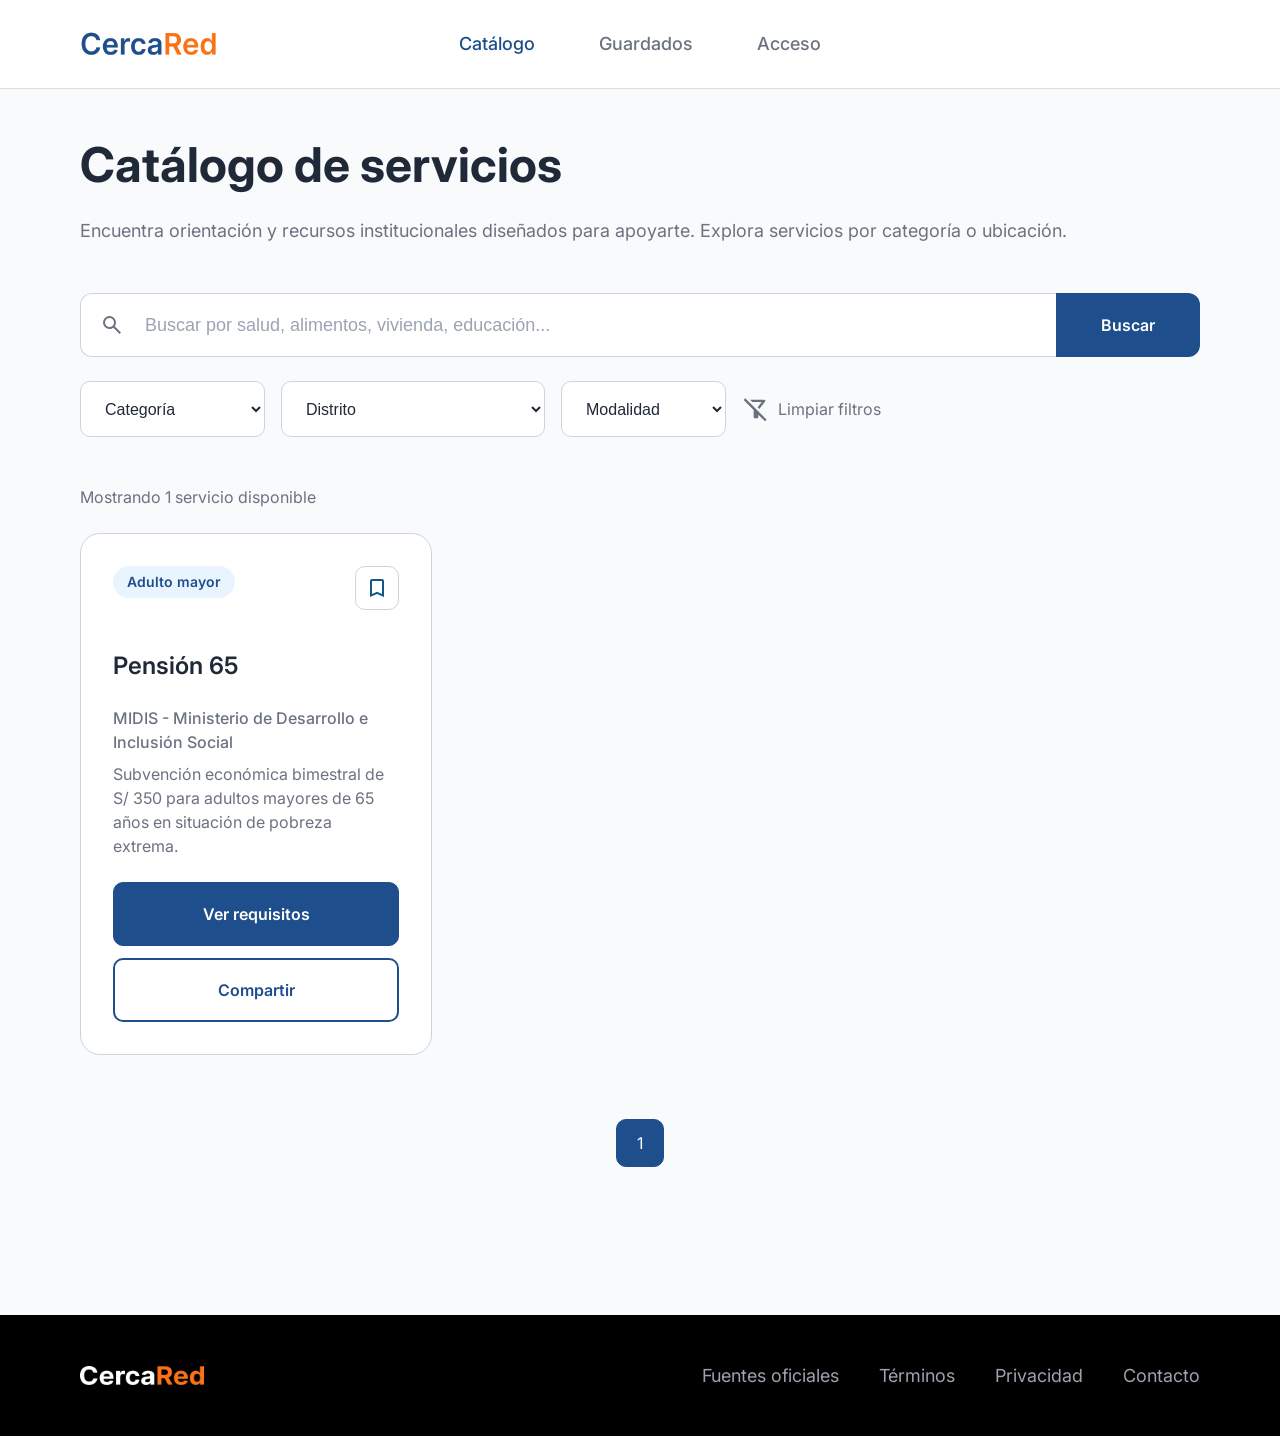
<file: cercared-webapp-develop/index.html>
<!DOCTYPE html>
<html lang="es">
  <head>
    <meta charset="UTF-8" />
    <meta name="viewport" content="width=device-width, initial-scale=1.0" />
    <meta
      name="description"
      content="Encuentra servicios sociales y recursos institucionales en CercaRed."
    />
    <title>Catálogo de servicios | CercaRed</title>
    <link rel="preconnect" href="https://fonts.googleapis.com" />
    <link rel="preconnect" href="https://fonts.gstatic.com" crossorigin />
    <link
      href="https://fonts.googleapis.com/css2?family=Inter:wght@400;500;600;700&display=swap"
      rel="stylesheet"
    />
    <link rel="stylesheet" href="css/base.css" />
    <link rel="stylesheet" href="css/navbar.css" />
    <link rel="stylesheet" href="css/catalog.css" />
    <link rel="stylesheet" href="css/footer.css" />
    <link rel="stylesheet" href="css/saved.css" />
    <link rel="stylesheet" href="css/share.css" />
    <script src="js/services.js" defer></script>
    <script src="js/catalog.js" defer></script>
  </head>
  <body>
    <header class="site-header">
      <nav class="navbar" aria-label="Navegación principal">
        <a class="brand" href="index.html" aria-label="CercaRed inicio">
          <img class="brand-logo" src="assets/images/logo.png" alt="CercaRed" />
        </a>

        <button
          class="nav-toggle"
          type="button"
          aria-label="Abrir menú"
          aria-expanded="false"
          aria-controls="nav-menu"
        >
          <img
            class="nav-toggle-icon"
            src="assets/icons/menu.svg"
            alt=""
            aria-hidden="true"
          />
        </button>

        <div class="nav-menu" id="nav-menu">
          <a class="is-active" href="index.html" aria-current="page">Catálogo</a>
          <a href="saved.html">Guardados</a>
          <!---Aqui va pa registrarse--->
          <a href="auth.html">Acceso</a> 
        </div>
      </nav>
    </header>

    <main class="catalog-main">
      <section class="catalog-heading" aria-labelledby="catalog-title">
        <h1 id="catalog-title">Catálogo de servicios</h1>
        <p>
          Encuentra orientación y recursos institucionales diseñados para apoyarte.
          Explora servicios por categoría o ubicación.
        </p>
      </section>

      <section class="search-section" aria-label="Búsqueda de servicios">
        <form class="search-form" id="service-search" role="search">
          <div class="search-field">
            <img src="assets/icons/search.svg" alt="" aria-hidden="true" />
            <label class="visually-hidden" for="search-input">
              Buscar servicios por palabra clave
            </label>
            <input
              id="search-input"
              name="query"
              type="search"
              placeholder="Buscar por salud, alimentos, vivienda, educación..."
              autocomplete="off"
            />
          </div>
          <button class="search-button" type="submit">Buscar</button>
        </form>

        <div class="filters" aria-label="Filtros del catálogo">
          <label>
            <span class="visually-hidden">Filtrar por categoría</span>
            <select id="category-filter">
              <option value="">Categoría</option>
              <option value="Adulto mayor">Adulto mayor</option>
              <option value="Educación">Educación</option>
              <option value="Salud">Salud</option>
              <option value="Social">Social</option>
              <option value="Vivienda">Vivienda</option>
            </select>
          </label>

          <label>
            <span class="visually-hidden">Filtrar por distrito</span>
            <select id="district-filter">
              <option value="">Distrito</option>
              <option value="Lima">Lima</option>
              <option value="Nacional">Nacional</option>
              <option value="San Juan de Lurigancho">
                San Juan de Lurigancho
              </option>
            </select>
          </label>

          <label>
            <span class="visually-hidden">Filtrar por modalidad</span>
            <select id="modality-filter">
              <option value="">Modalidad</option>
              <option value="Presencial">Presencial</option>
              <option value="Virtual">Virtual</option>
              <option value="Mixta">Mixta</option>
            </select>
          </label>

          <button class="clear-filters" id="clear-filters" type="button">
            <img src="assets/icons/fillter_off.svg" alt="" aria-hidden="true" />
            Limpiar filtros
          </button>
        </div>
      </section>

      <section class="results-section" aria-labelledby="results-title">
        <h2 class="visually-hidden" id="results-title">Resultados de servicios</h2>
        <p class="results-count" id="results-count" aria-live="polite"></p>
        <div class="services-grid" id="services-grid"></div>

        <div class="empty-state" id="empty-state" hidden>
          <img src="assets/icons/search.svg" alt="" aria-hidden="true" />
          <h2>No se encontraron servicios</h2>
          <p>Prueba con otra palabra o revisa cómo la escribiste.</p>
          <button id="empty-clear-search" type="button">Ver todos los servicios</button>
        </div>

        <nav class="pagination" id="pagination" aria-label="Paginación del catálogo">
          <button class="is-current" type="button" aria-current="page">1</button>
        </nav>
      </section>
    </main>

    <main-footer></main-footer>

    <script src="js/navbar.js"></script>
    <script src="js/footer.js"></script>
    <script src="js/saved.js"></script>
    <script src="js/share.js"></script>
  </body>
</html>
</file>
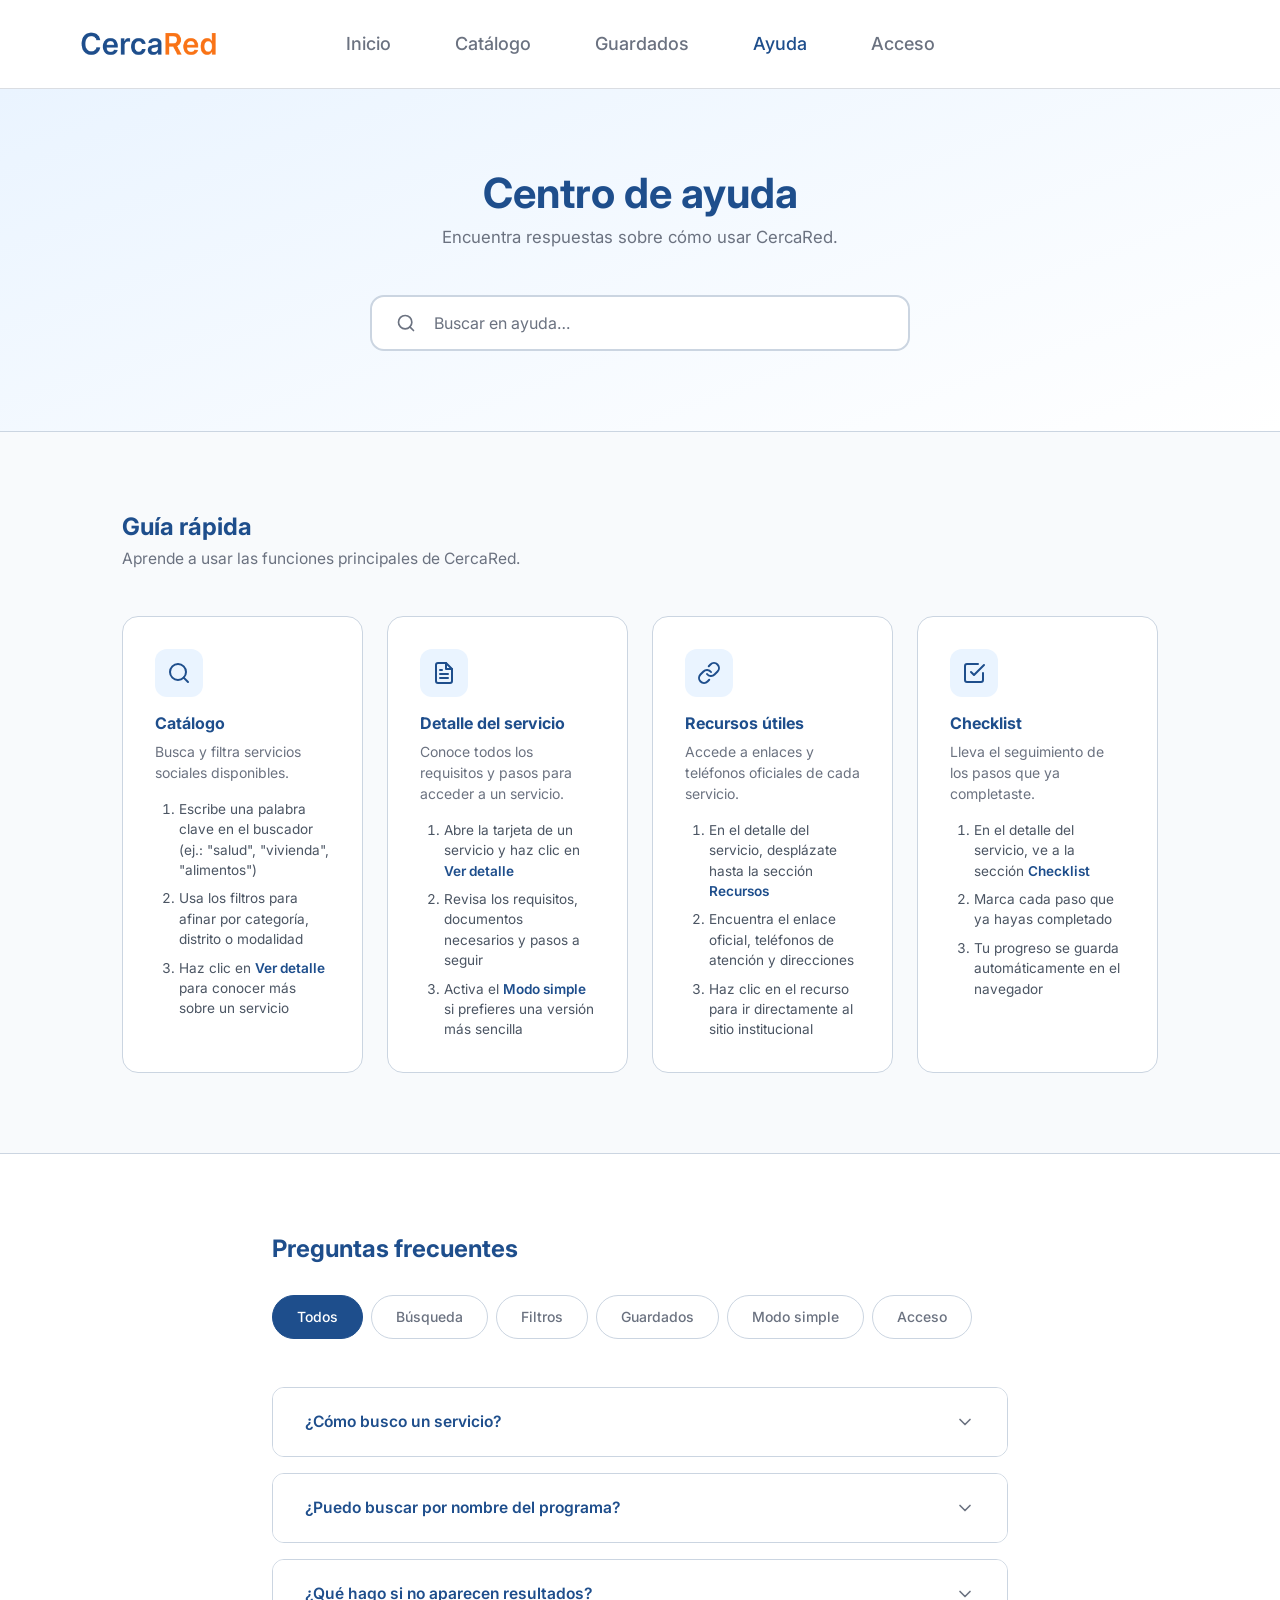
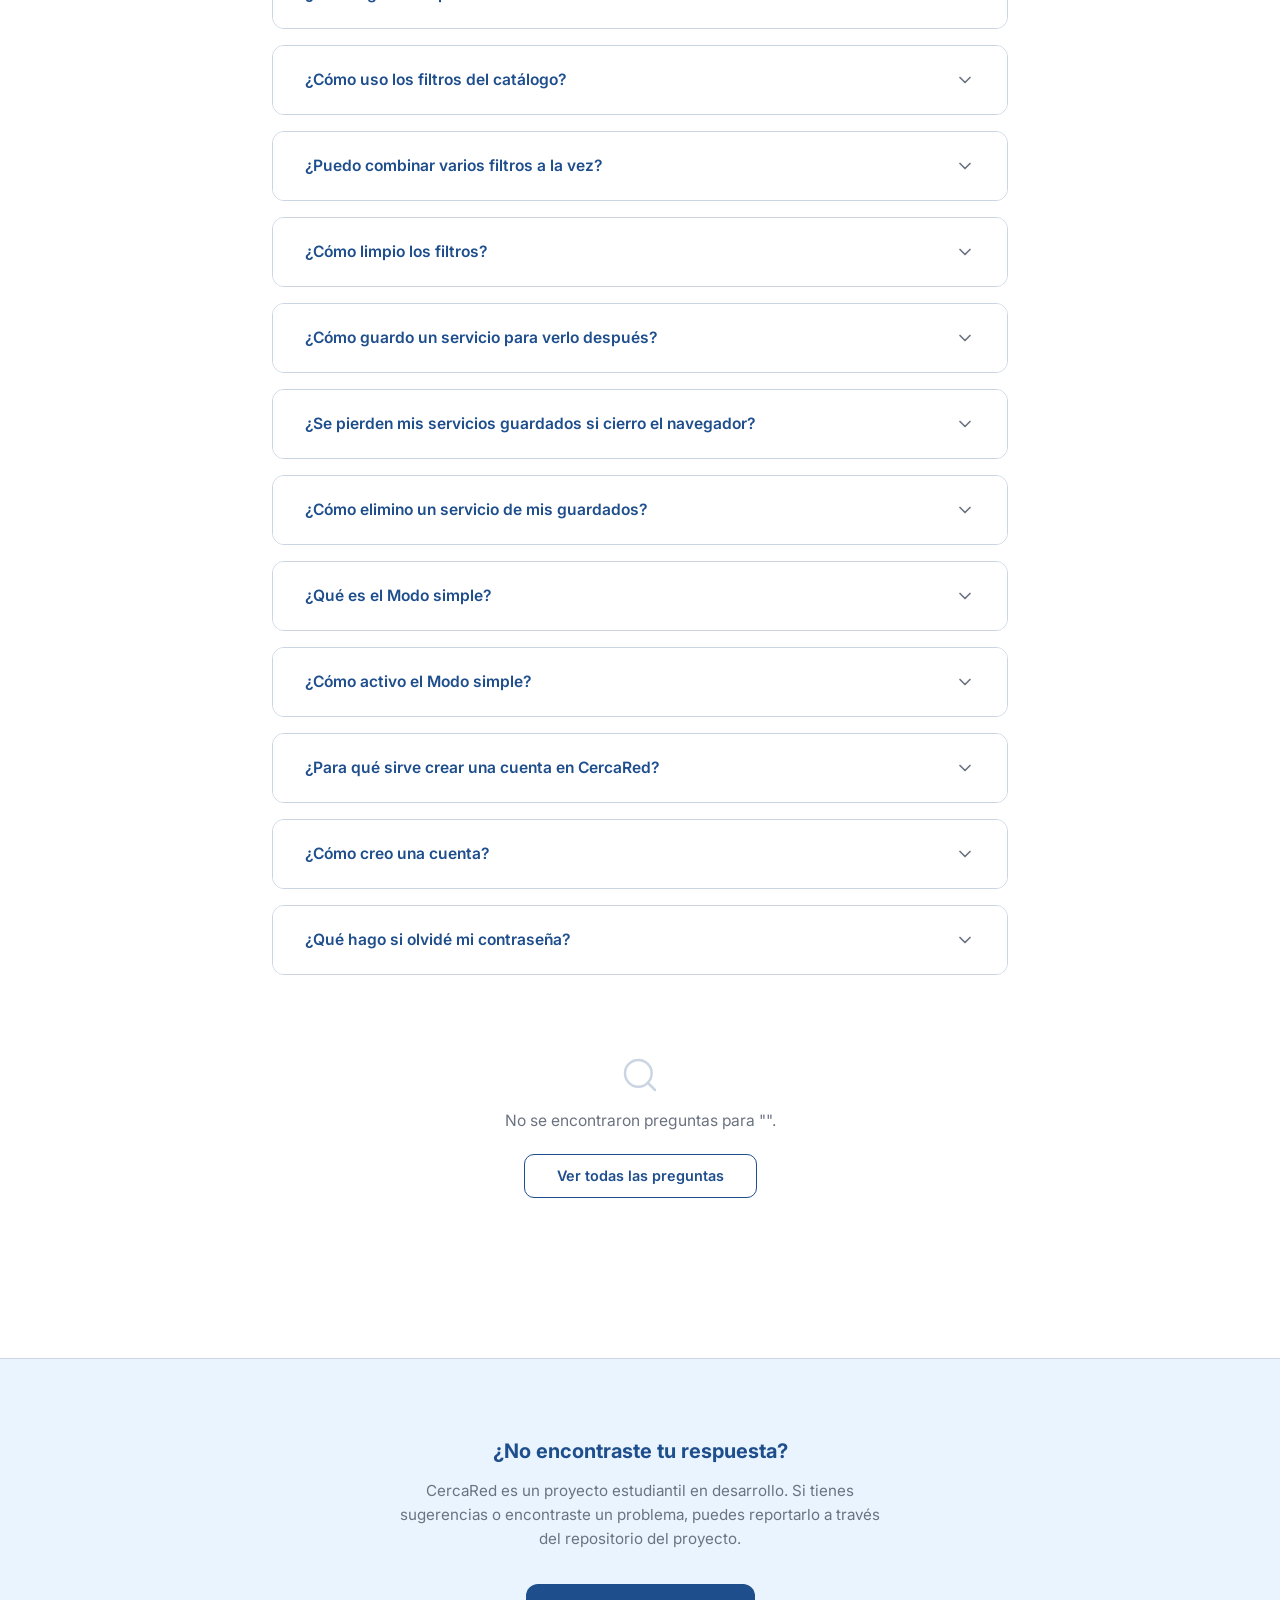
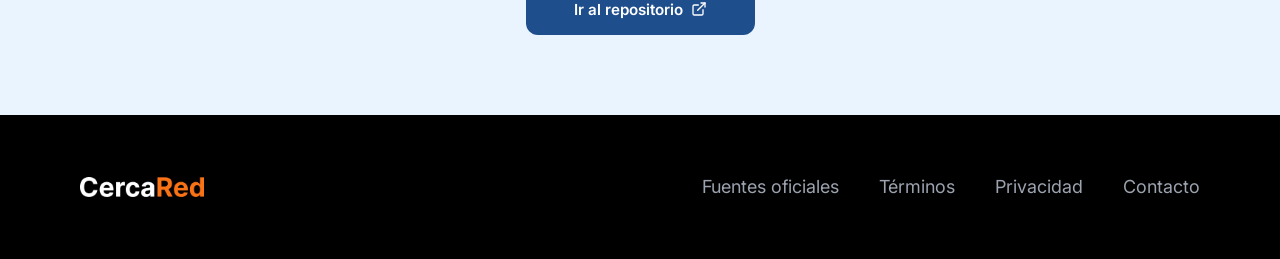
<file: ayuda.html>
<!DOCTYPE html>
<html lang="es">
  <head>
    <meta charset="UTF-8" />
    <meta name="viewport" content="width=device-width, initial-scale=1.0" />
    <meta
      name="description"
      content="Centro de ayuda de CercaRed. Resuelve tus dudas sobre búsqueda, filtros, servicios guardados y más."
    />
    <title>Ayuda | CercaRed</title>
    <link rel="icon" type="image/png" href="assets/images/logoencabezado.png" />
    <link rel="preconnect" href="https://fonts.googleapis.com" />
    <link rel="preconnect" href="https://fonts.gstatic.com" crossorigin />
    <link
      href="https://fonts.googleapis.com/css2?family=Inter:wght@400;500;600;700&display=swap"
      rel="stylesheet"
    />
    <link rel="stylesheet" href="css/base.css" />
    <link rel="stylesheet" href="css/navbar.css" />
    <link rel="stylesheet" href="css/footer.css" />
    <link rel="stylesheet" href="css/ayuda.css" />
  </head>
  <body>
    <header class="site-header">
      <nav class="navbar" aria-label="Navegación principal">
        <a class="brand" href="index.html" aria-label="CercaRed inicio">
          <img class="brand-logo" src="assets/images/logo.png" alt="CercaRed" />
        </a>

        <button
          class="nav-toggle"
          type="button"
          aria-label="Abrir menú"
          aria-expanded="false"
          aria-controls="nav-menu"
        >
          <img class="nav-toggle-icon" src="assets/icons/menu.svg" alt="" aria-hidden="true" />
        </button>

        <div class="nav-menu" id="nav-menu">
          <a href="index.html">Inicio</a>
          <a href="catalog.html">Catálogo</a>
          <a href="saved.html">Guardados</a>
          <a class="is-active" href="ayuda.html" aria-current="page">Ayuda</a>
          <a href="auth.html">Acceso</a>
        </div>
      </nav>
    </header>

    <main id="main-content">
      <!-- ── Encabezado ── -->
      <section class="ayuda-hero" aria-labelledby="ayuda-title">
        <h1 id="ayuda-title">Centro de ayuda</h1>
        <p>Encuentra respuestas sobre cómo usar CercaRed.</p>

        <!-- Buscador de preguntas (T19) -->
        <div class="faq-search-wrapper" role="search">
          <label class="visually-hidden" for="faq-search">Buscar en la ayuda</label>
          <div class="faq-search-field">
            <svg
              aria-hidden="true"
              focusable="false"
              width="20"
              height="20"
              viewBox="0 0 24 24"
              fill="none"
              stroke="currentColor"
              stroke-width="2"
              stroke-linecap="round"
              stroke-linejoin="round"
            >
              <circle cx="11" cy="11" r="8" />
              <line x1="21" y1="21" x2="16.65" y2="16.65" />
            </svg>
            <input
              id="faq-search"
              type="search"
              placeholder="Buscar en ayuda…"
              autocomplete="off"
            />
          </div>
        </div>
      </section>

      <!-- ── Guía rápida (T18) ── -->
      <section class="guia-rapida" aria-labelledby="guia-title">
        <div class="ayuda-container">
          <h2 id="guia-title">Guía rápida</h2>
          <p class="section-subtitle">Aprende a usar las funciones principales de CercaRed.</p>

          <div class="guia-grid">

            <!-- Catálogo -->
            <article class="guia-card">
              <div class="guia-icon" aria-hidden="true">
                <svg width="24" height="24" viewBox="0 0 24 24" fill="none" stroke="var(--color-primary)" stroke-width="2" stroke-linecap="round" stroke-linejoin="round">
                  <circle cx="11" cy="11" r="8"/><line x1="21" y1="21" x2="16.65" y2="16.65"/>
                </svg>
              </div>
              <h3>Catálogo</h3>
              <p class="guia-desc">Busca y filtra servicios sociales disponibles.</p>
              <ol class="guia-steps">
                <li>Escribe una palabra clave en el buscador (ej.: "salud", "vivienda", "alimentos")</li>
                <li>Usa los filtros para afinar por categoría, distrito o modalidad</li>
                <li>Haz clic en <strong>Ver detalle</strong> para conocer más sobre un servicio</li>
              </ol>
            </article>

            <!-- Detalle del servicio -->
            <article class="guia-card">
              <div class="guia-icon" aria-hidden="true">
                <svg width="24" height="24" viewBox="0 0 24 24" fill="none" stroke="var(--color-primary)" stroke-width="2" stroke-linecap="round" stroke-linejoin="round">
                  <path d="M14 2H6a2 2 0 0 0-2 2v16a2 2 0 0 0 2 2h12a2 2 0 0 0 2-2V8z"/><polyline points="14 2 14 8 20 8"/><line x1="16" y1="13" x2="8" y2="13"/><line x1="16" y1="17" x2="8" y2="17"/><polyline points="10 9 9 9 8 9"/>
                </svg>
              </div>
              <h3>Detalle del servicio</h3>
              <p class="guia-desc">Conoce todos los requisitos y pasos para acceder a un servicio.</p>
              <ol class="guia-steps">
                <li>Abre la tarjeta de un servicio y haz clic en <strong>Ver detalle</strong></li>
                <li>Revisa los requisitos, documentos necesarios y pasos a seguir</li>
                <li>Activa el <strong>Modo simple</strong> si prefieres una versión más sencilla</li>
              </ol>
            </article>

            <!-- Recursos útiles -->
            <article class="guia-card">
              <div class="guia-icon" aria-hidden="true">
                <svg width="24" height="24" viewBox="0 0 24 24" fill="none" stroke="var(--color-primary)" stroke-width="2" stroke-linecap="round" stroke-linejoin="round">
                  <path d="M10 13a5 5 0 0 0 7.54.54l3-3a5 5 0 0 0-7.07-7.07l-1.72 1.71"/><path d="M14 11a5 5 0 0 0-7.54-.54l-3 3a5 5 0 0 0 7.07 7.07l1.71-1.71"/>
                </svg>
              </div>
              <h3>Recursos útiles</h3>
              <p class="guia-desc">Accede a enlaces y teléfonos oficiales de cada servicio.</p>
              <ol class="guia-steps">
                <li>En el detalle del servicio, desplázate hasta la sección <strong>Recursos</strong></li>
                <li>Encuentra el enlace oficial, teléfonos de atención y direcciones</li>
                <li>Haz clic en el recurso para ir directamente al sitio institucional</li>
              </ol>
            </article>

            <!-- Checklist -->
            <article class="guia-card">
              <div class="guia-icon" aria-hidden="true">
                <svg width="24" height="24" viewBox="0 0 24 24" fill="none" stroke="var(--color-primary)" stroke-width="2" stroke-linecap="round" stroke-linejoin="round">
                  <polyline points="9 11 12 14 22 4"/><path d="M21 12v7a2 2 0 0 1-2 2H5a2 2 0 0 1-2-2V5a2 2 0 0 1 2-2h11"/>
                </svg>
              </div>
              <h3>Checklist</h3>
              <p class="guia-desc">Lleva el seguimiento de los pasos que ya completaste.</p>
              <ol class="guia-steps">
                <li>En el detalle del servicio, ve a la sección <strong>Checklist</strong></li>
                <li>Marca cada paso que ya hayas completado</li>
                <li>Tu progreso se guarda automáticamente en el navegador</li>
              </ol>
            </article>

          </div>
        </div>
      </section>

      <!-- ── FAQ (T17 + T19) ── -->
      <section class="faq-section" aria-labelledby="faq-title">
        <div class="ayuda-container ayuda-container--narrow">
          <h2 id="faq-title">Preguntas frecuentes</h2>

          <!-- Filtros por tema (T19) -->
          <div class="faq-topics" role="group" aria-label="Filtrar preguntas por tema">
            <button class="topic-btn is-active" data-topic="all" aria-pressed="true">Todos</button>
            <button class="topic-btn" data-topic="busqueda" aria-pressed="false">Búsqueda</button>
            <button class="topic-btn" data-topic="filtros" aria-pressed="false">Filtros</button>
            <button class="topic-btn" data-topic="guardados" aria-pressed="false">Guardados</button>
            <button class="topic-btn" data-topic="modo-simple" aria-pressed="false">Modo simple</button>
            <button class="topic-btn" data-topic="acceso" aria-pressed="false">Acceso</button>
          </div>

          <!-- Lista de preguntas -->
          <div class="faq-list" id="faq-list" role="list" aria-label="Preguntas frecuentes"></div>

          <!-- Estado vacío de búsqueda -->
          <div class="faq-empty" id="faq-empty" hidden aria-live="polite">
            <svg aria-hidden="true" width="40" height="40" viewBox="0 0 24 24" fill="none" stroke="var(--color-border)" stroke-width="1.5" stroke-linecap="round" stroke-linejoin="round">
              <circle cx="11" cy="11" r="8"/><line x1="21" y1="21" x2="16.65" y2="16.65"/>
            </svg>
            <p>No se encontraron preguntas para "<strong id="faq-empty-query"></strong>".</p>
            <button class="faq-empty-reset" id="faq-empty-reset" type="button">Ver todas las preguntas</button>
          </div>
        </div>
      </section>

      <!-- ── Contacto / Pie de ayuda ── -->
      <section class="ayuda-contacto" aria-labelledby="contacto-title">
        <div class="ayuda-container ayuda-container--narrow">
          <h2 id="contacto-title">¿No encontraste tu respuesta?</h2>
          <p>
            CercaRed es un proyecto estudiantil en desarrollo. Si tienes sugerencias o encontraste
            un problema, puedes reportarlo a través del repositorio del proyecto.
          </p>
          <a
            class="contacto-btn"
            href="https://github.com/Puente-Vital/cercared-webapp/issues"
            target="_blank"
            rel="noopener noreferrer"
          >
            Ir al repositorio
            <svg aria-hidden="true" width="16" height="16" viewBox="0 0 24 24" fill="none" stroke="currentColor" stroke-width="2" stroke-linecap="round" stroke-linejoin="round">
              <path d="M18 13v6a2 2 0 0 1-2 2H5a2 2 0 0 1-2-2V8a2 2 0 0 1 2-2h6"/><polyline points="15 3 21 3 21 9"/><line x1="10" y1="14" x2="21" y2="3"/>
            </svg>
          </a>
        </div>
      </section>
    </main>

    <main-footer></main-footer>

    <script src="js/navbar.js"></script>
    <script src="js/footer.js"></script>
    <script src="js/ayuda.js"></script>
  </body>
</html>
</file>
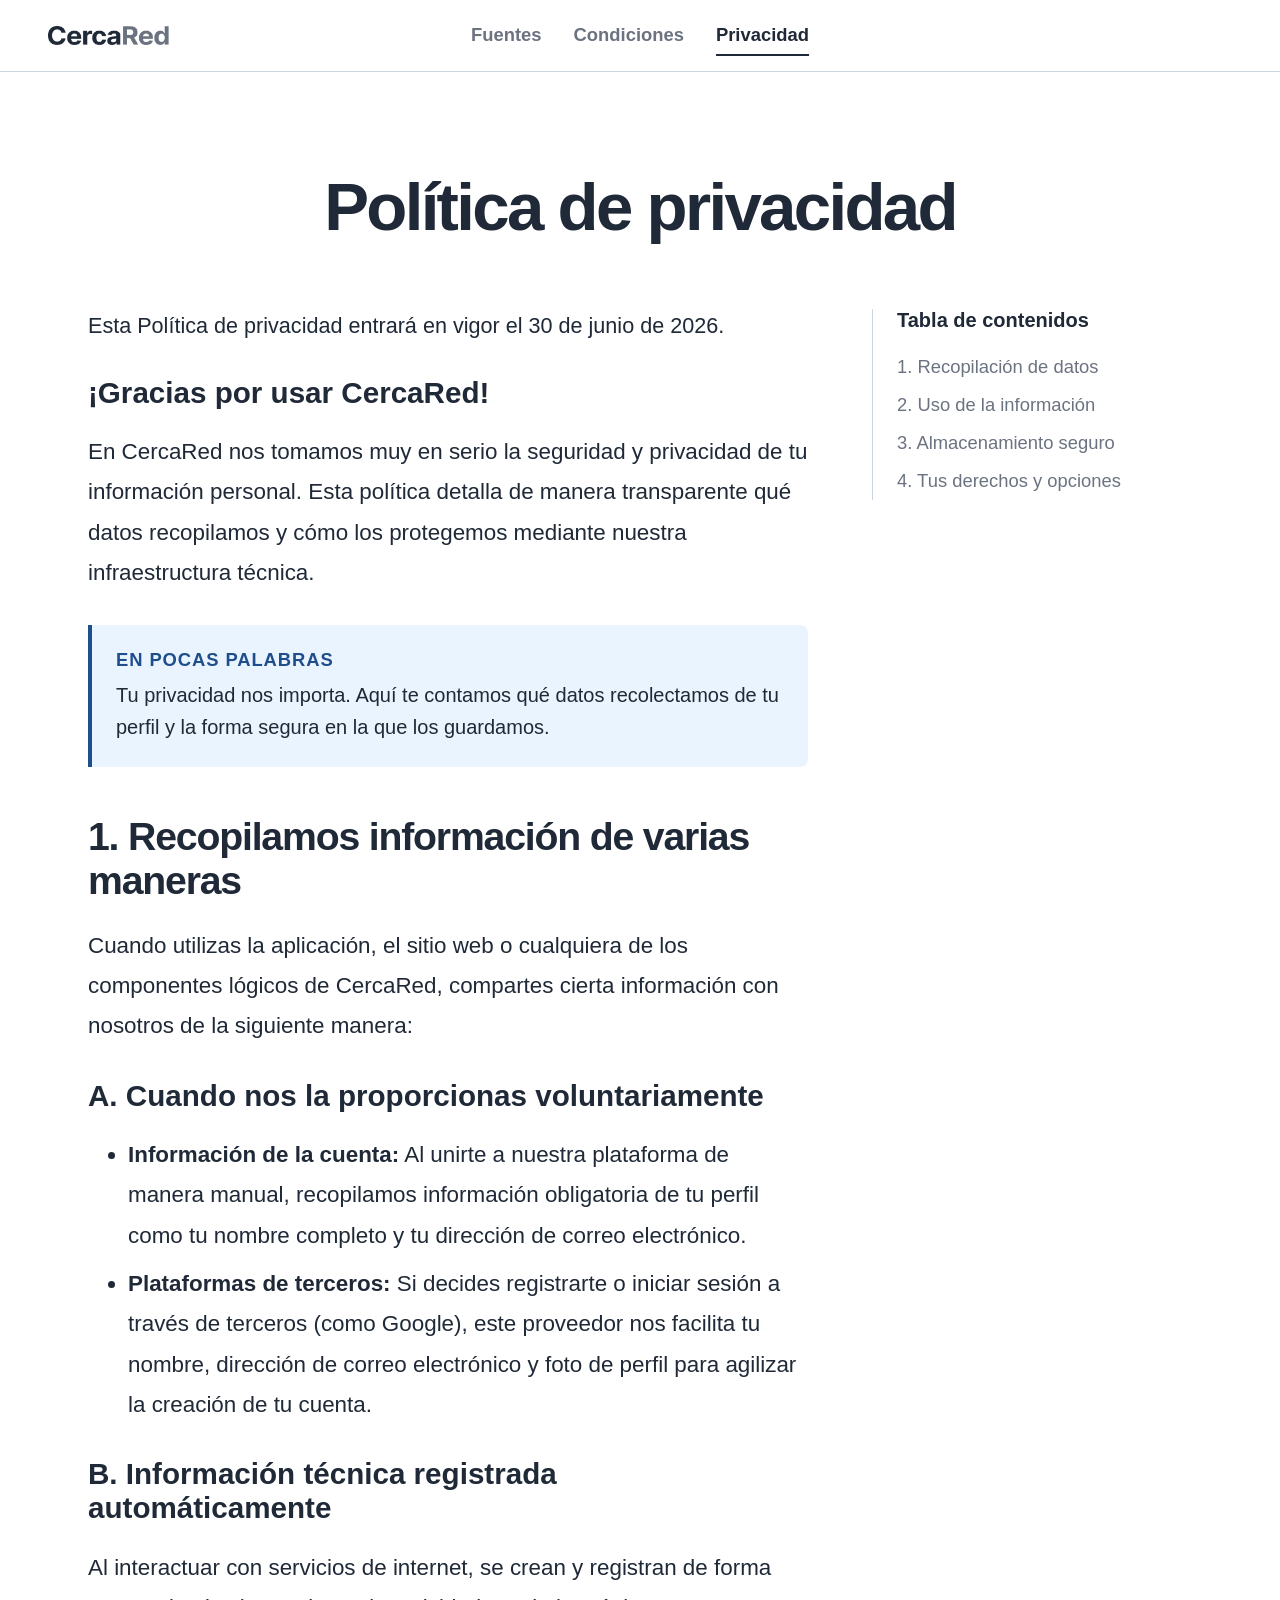
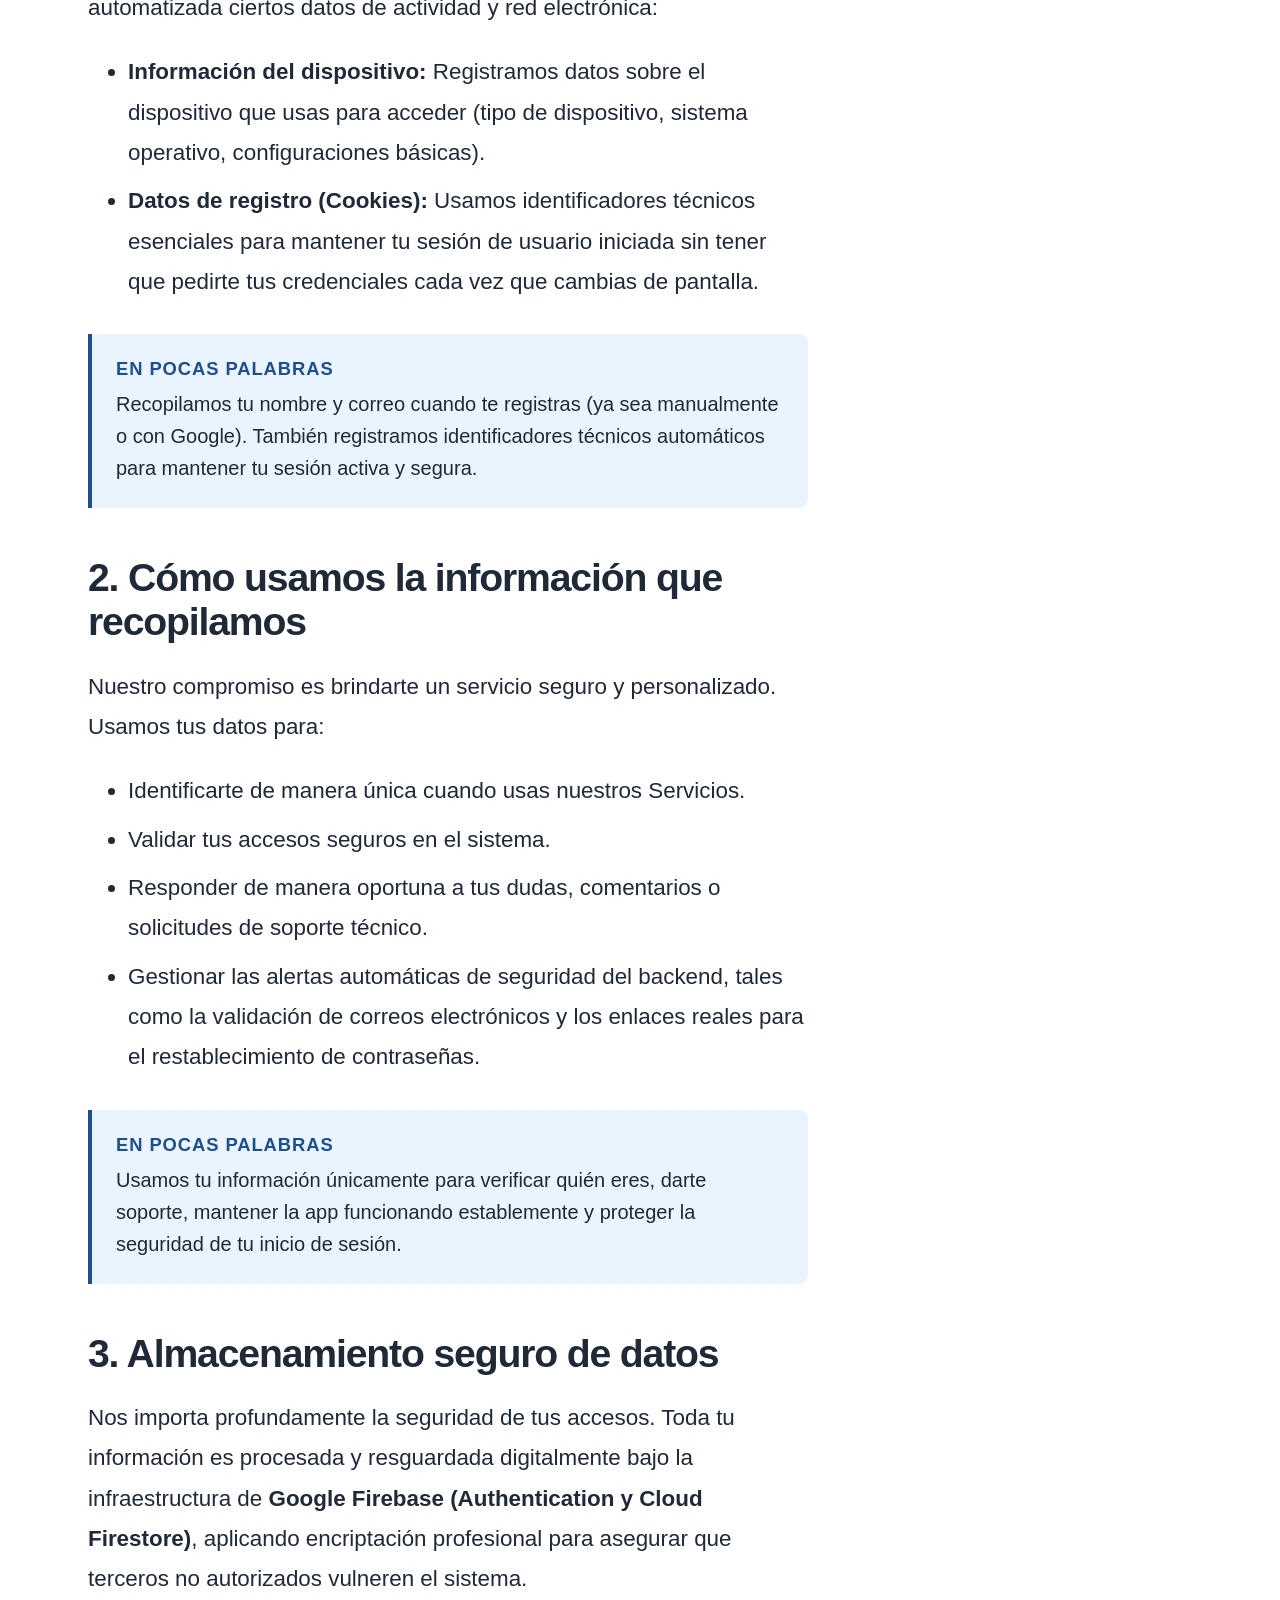
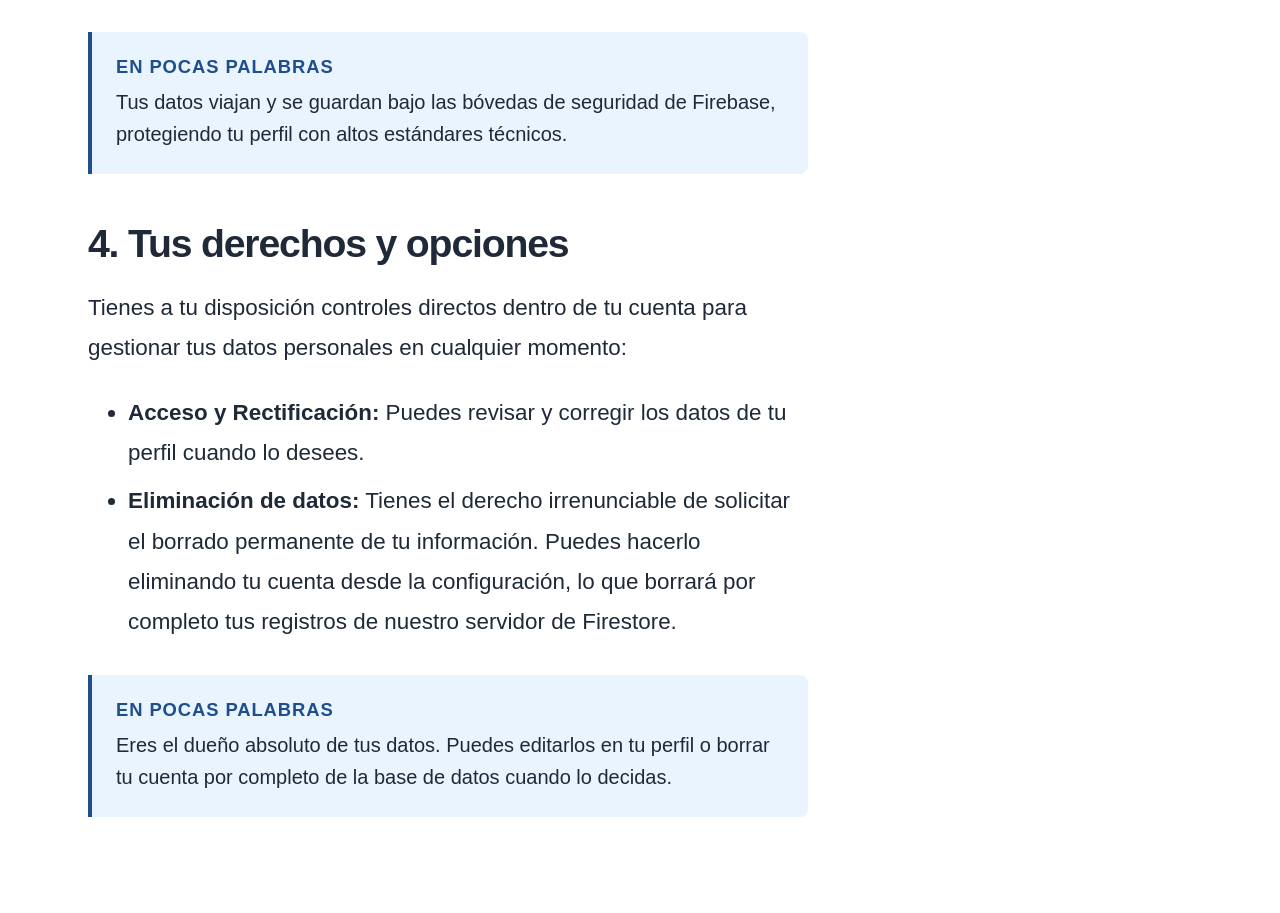
<file: privacy.html>
<!DOCTYPE html>
<html lang="es">
<head>
  <meta charset="UTF-8">
  <meta name="viewport" content="width=device-width, initial-scale=1.0">
  <title>Política de Privacidad - CercaRed</title>
  <link rel="icon" type="image/png" href="assets/images/logoencabezado.png" />
  <link rel="stylesheet" href="css/base.css">
  <link rel="stylesheet" href="css/legal.css">
</head>
<body class="legal-page">

<header class="legal-header">
    <div class="legal-brand">
      <img src="assets/images/LogoPrivSourTerms.png" alt="CercaRed" class="legal-logo" style="height: 20px; width: auto; object-fit: contain;">
    </div>
    
    <nav class="legal-nav-links">
      <a href="sources.html" class="legal-nav-item">Fuentes</a>
      <a href="terms.html" class="legal-nav-item">Condiciones</a>
      <a href="privacy.html" class="legal-nav-item active">Privacidad</a>
    </nav>
    
    <div style="width: 32px;"></div>
  </header>

  <main class="legal-main">
    <h1 class="legal-hero-title">Política de privacidad</h1>
    
    <div class="legal-layout-grid">
      <div class="legal-body-text">
        <div class="legal-notice-box">
          Esta Política de privacidad entrará en vigor el 30 de junio de 2026.
        </div>
        
        <h3>¡Gracias por usar CercaRed!</h3>
        <p>En CercaRed nos tomamos muy en serio la seguridad y privacidad de tu información personal. Esta política detalla de manera transparente qué datos recopilamos y cómo los protegemos mediante nuestra infraestructura técnica.</p>
        
        <div class="summary-box">
          <strong>En pocas palabras</strong>
          <p>Tu privacidad nos importa. Aquí te contamos qué datos recolectamos de tu perfil y la forma segura en la que los guardamos.</p>
        </div>

        <h2 id="recopilacion">1. Recopilamos información de varias maneras</h2>
        <p>Cuando utilizas la aplicación, el sitio web o cualquiera de los componentes lógicos de CercaRed, compartes cierta información con nosotros de la siguiente manera:</p>
        
        <h3>A. Cuando nos la proporcionas voluntariamente</h3>
        <ul>
          <li><strong>Información de la cuenta:</strong> Al unirte a nuestra plataforma de manera manual, recopilamos información obligatoria de tu perfil como tu nombre completo y tu dirección de correo electrónico.</li>
          <li><strong>Plataformas de terceros:</strong> Si decides registrarte o iniciar sesión a través de terceros (como Google), este proveedor nos facilita tu nombre, dirección de correo electrónico y foto de perfil para agilizar la creación de tu cuenta.</li>
        </ul>

        <h3>B. Información técnica registrada automáticamente</h3>
        <p>Al interactuar con servicios de internet, se crean y registran de forma automatizada ciertos datos de actividad y red electrónica:</p>
        <ul>
          <li><strong>Información del dispositivo:</strong> Registramos datos sobre el dispositivo que usas para acceder (tipo de dispositivo, sistema operativo, configuraciones básicas).</li>
          <li><strong>Datos de registro (Cookies):</strong> Usamos identificadores técnicos esenciales para mantener tu sesión de usuario iniciada sin tener que pedirte tus credenciales cada vez que cambias de pantalla.</li>
        </ul>
        
        <div class="summary-box">
          <strong>En pocas palabras</strong>
          <p>Recopilamos tu nombre y correo cuando te registras (ya sea manualmente o con Google). También registramos identificadores técnicos automáticos para mantener tu sesión activa y segura.</p>
        </div>

        <h2 id="uso-info">2. Cómo usamos la información que recopilamos</h2>
        <p>Nuestro compromiso es brindarte un servicio seguro y personalizado. Usamos tus datos para:</p>
        <ul>
          <li>Identificarte de manera única cuando usas nuestros Servicios.</li>
          <li>Validar tus accesos seguros en el sistema.</li>
          <li>Responder de manera oportuna a tus dudas, comentarios o solicitudes de soporte técnico.</li>
          <li>Gestionar las alertas automáticas de seguridad del backend, tales como la validación de correos electrónicos y los enlaces reales para el restablecimiento de contraseñas.</li>
        </ul>
        
        <div class="summary-box">
          <strong>En pocas palabras</strong>
          <p>Usamos tu información únicamente para verificar quién eres, darte soporte, mantener la app funcionando establemente y proteger la seguridad de tu inicio de sesión.</p>
        </div>

        <h2 id="seguridad">3. Almacenamiento seguro de datos</h2>
        <p>Nos importa profundamente la seguridad de tus accesos. Toda tu información es procesada y resguardada digitalmente bajo la infraestructura de <strong>Google Firebase (Authentication y Cloud Firestore)</strong>, aplicando encriptación profesional para asegurar que terceros no autorizados vulneren el sistema.</p>
        
        <div class="summary-box">
          <strong>En pocas palabras</strong>
          <p>Tus datos viajan y se guardan bajo las bóvedas de seguridad de Firebase, protegiendo tu perfil con altos estándares técnicos.</p>
        </div>

        <h2 id="derechos">4. Tus derechos y opciones</h2>
        <p>Tienes a tu disposición controles directos dentro de tu cuenta para gestionar tus datos personales en cualquier momento:</p>
        <ul>
          <li><strong>Acceso y Rectificación:</strong> Puedes revisar y corregir los datos de tu perfil cuando lo desees.</li>
          <li><strong>Eliminación de datos:</strong> Tienes el derecho irrenunciable de solicitar el borrado permanente de tu información. Puedes hacerlo eliminando tu cuenta desde la configuración, lo que borrará por completo tus registros de nuestro servidor de Firestore.</li>
        </ul>
        
        <div class="summary-box">
          <strong>En pocas palabras</strong>
          <p>Eres el dueño absoluto de tus datos. Puedes editarlos en tu perfil o borrar tu cuenta por completo de la base de datos cuando lo decidas.</p>
        </div>
      </div>

      <aside class="legal-sidebar">
        <div class="sidebar-title">Tabla de contenidos</div>
        <ul class="sidebar-list">
          <li><a href="#recopilacion" class="sidebar-link">1. Recopilación de datos</a></li>
          <li><a href="#uso-info" class="sidebar-link">2. Uso de la información</a></li>
          <li><a href="#seguridad" class="sidebar-link">3. Almacenamiento seguro</a></li>
          <li><a href="#derechos" class="sidebar-link">4. Tus derechos y opciones</a></li>
        </ul>
      </aside>
    </div>
  </main>

</body>
</html>
</file>
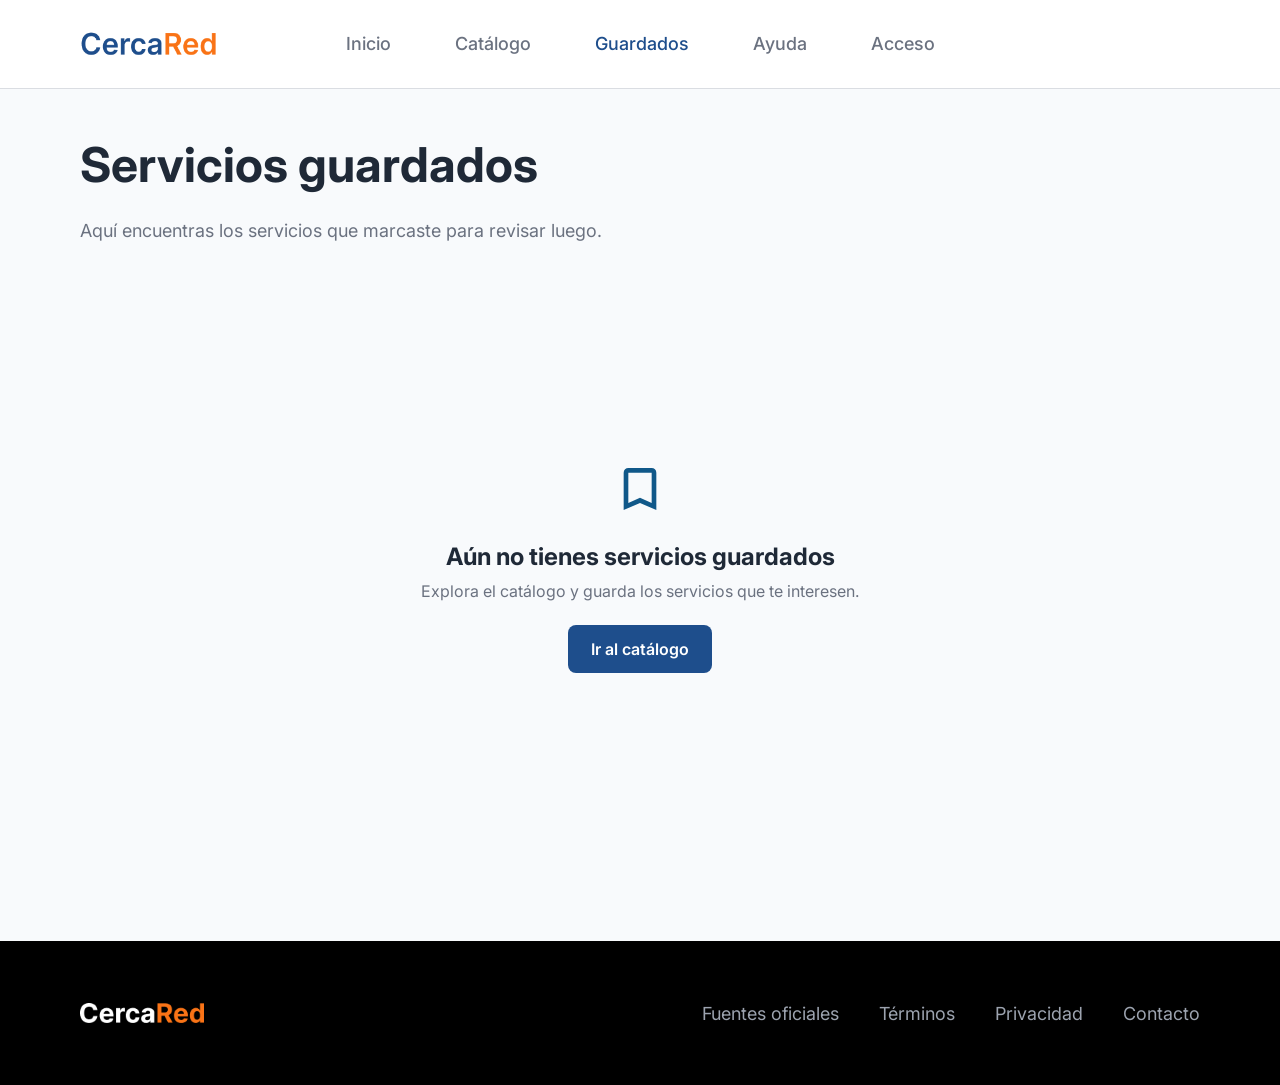
<file: saved.html>
<!DOCTYPE html>
<html lang="es">
  <head>
    <meta charset="UTF-8" />
    <meta name="viewport" content="width=device-width, initial-scale=1.0" />
    <meta name="description" content="Tus servicios guardados en CercaRed." />
    <title>Guardados | CercaRed</title>
    <link rel="icon" type="image/png" href="assets/images/logoencabezado.png" />
    <link rel="preconnect" href="https://fonts.googleapis.com" />
    <link rel="preconnect" href="https://fonts.gstatic.com" crossorigin />
    <link href="https://fonts.googleapis.com/css2?family=Inter:wght@400;500;600;700&display=swap" rel="stylesheet" />
    <link rel="stylesheet" href="css/base.css" />
    <link rel="stylesheet" href="css/navbar.css" />
    <link rel="stylesheet" href="css/catalog.css" />
    <link rel="stylesheet" href="css/footer.css" />
    <link rel="stylesheet" href="css/saved.css" />
    <script src="js/services.js" defer></script>
    <script src="js/service-images.js" defer></script>
  </head>
  <body>
    <header class="site-header">
      <nav class="navbar" aria-label="Navegación principal">
        <a class="brand" href="index.html" aria-label="CercaRed inicio">
          <img class="brand-logo" src="assets/images/logo.png" alt="CercaRed" />
        </a>

        <button
          class="nav-toggle"
          type="button"
          aria-label="Abrir menú"
          aria-expanded="false"
          aria-controls="nav-menu"
        >
          <img class="nav-toggle-icon" src="assets/icons/menu.svg" alt="" aria-hidden="true" />
        </button>

        <!-- CORREGIDO: Añadido enlace a Inicio y alineado de forma consistente -->
        <div class="nav-menu" id="nav-menu">
          <a href="index.html">Inicio</a>
          <a href="catalog.html">Catálogo</a>
          <a class="is-active" href="saved.html" aria-current="page">Guardados</a>
          <a href="ayuda.html">Ayuda</a>
          <a href="auth.html">Acceso</a>
        </div>
      </nav>
    </header>

    <main class="catalog-main">
      <section class="catalog-heading">
        <h1>Servicios guardados</h1>
        <p>Aquí encuentras los servicios que marcaste para revisar luego.</p>
      </section>

      <section class="results-section" aria-labelledby="saved-title">
        <h2 class="visually-hidden" id="saved-title">Lista de servicios guardados</h2>
        <p class="results-count" id="saved-count" aria-live="polite"></p>
        <div class="services-grid" id="saved-grid"></div>

        <div class="empty-state" id="saved-empty" hidden>
          <img src="assets/icons/save.svg" alt="" aria-hidden="true" />
          <h2>Aún no tienes servicios guardados</h2>
          <p>Explora el catálogo y guarda los servicios que te interesen.</p>
          <a class="empty-state-action" href="catalog.html">Ir al catálogo</a>
        </div>
      </section>
    </main>

    <main-footer></main-footer>

    <script src="js/navbar.js"></script>
    <script src="js/footer.js"></script>
    <script src="js/saved.js"></script>
    <script src="js/saved-page.js"></script>
  </body>
</html>
</file>
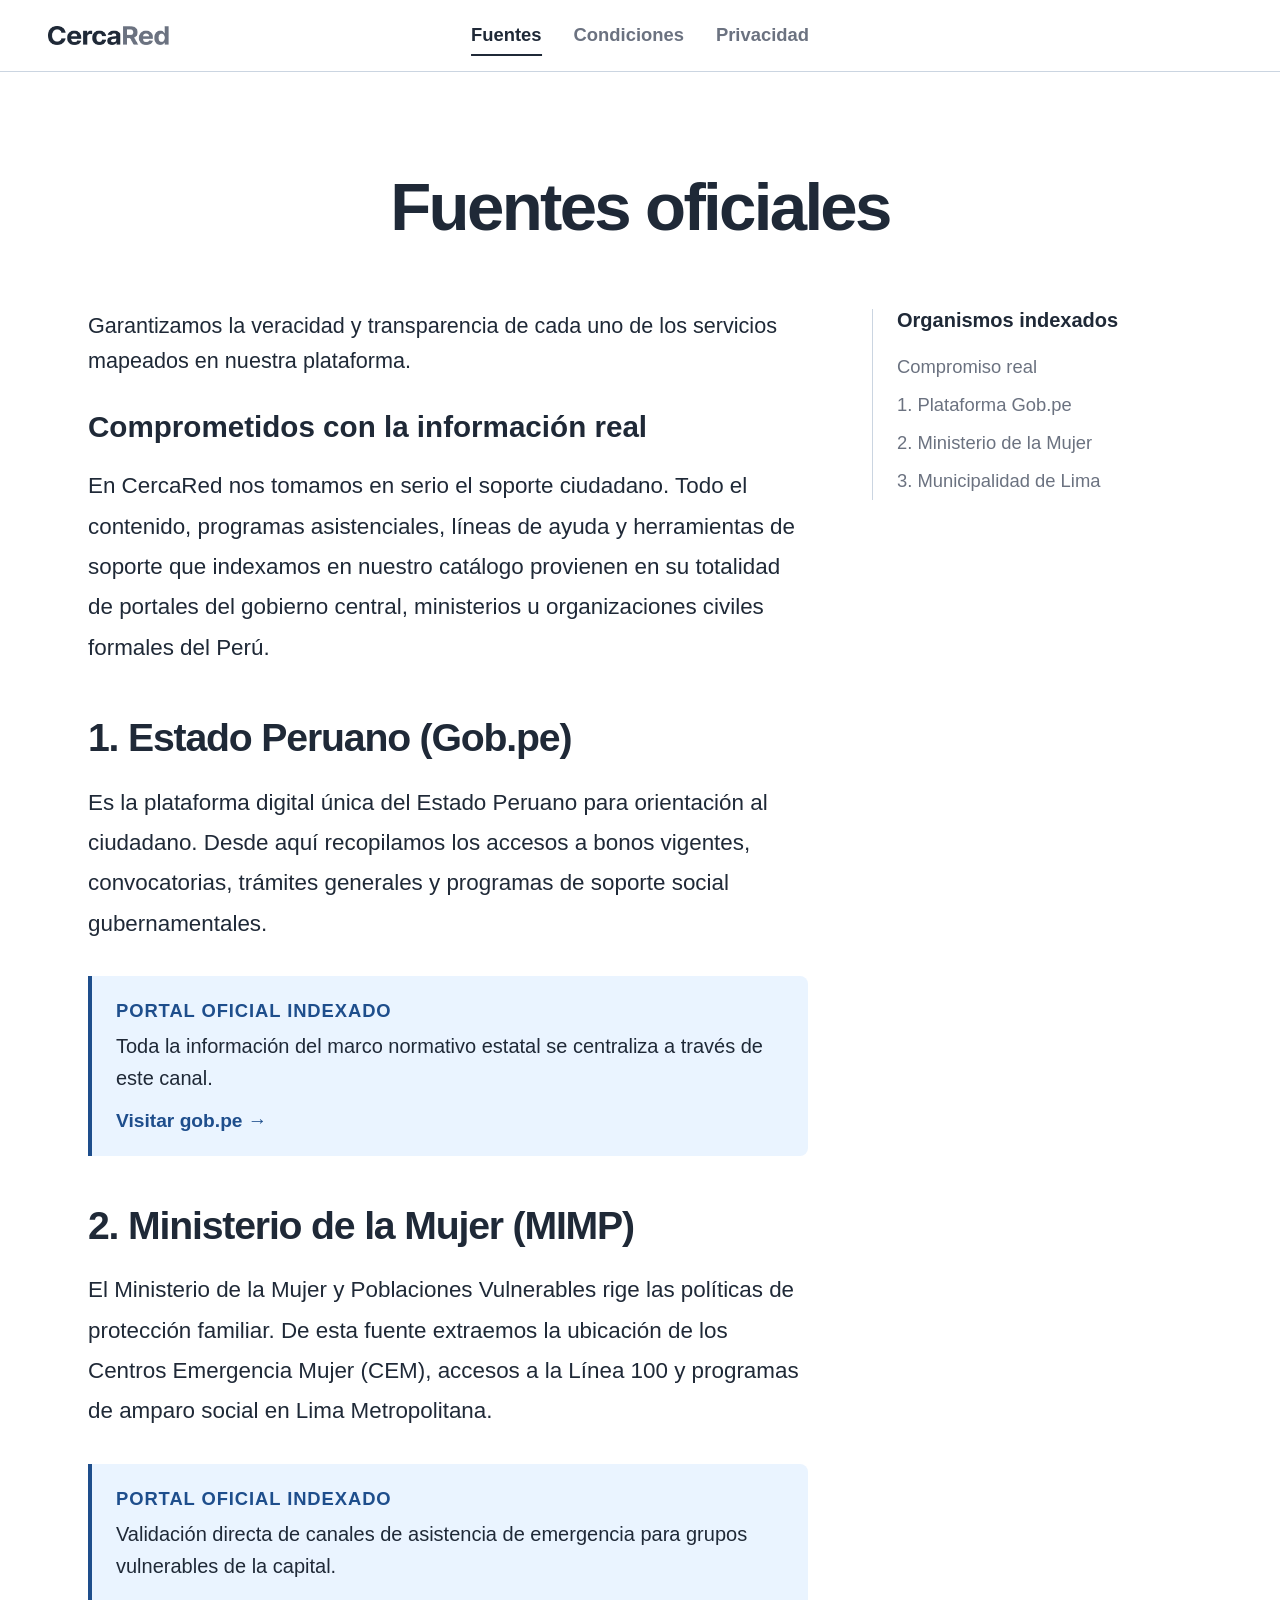
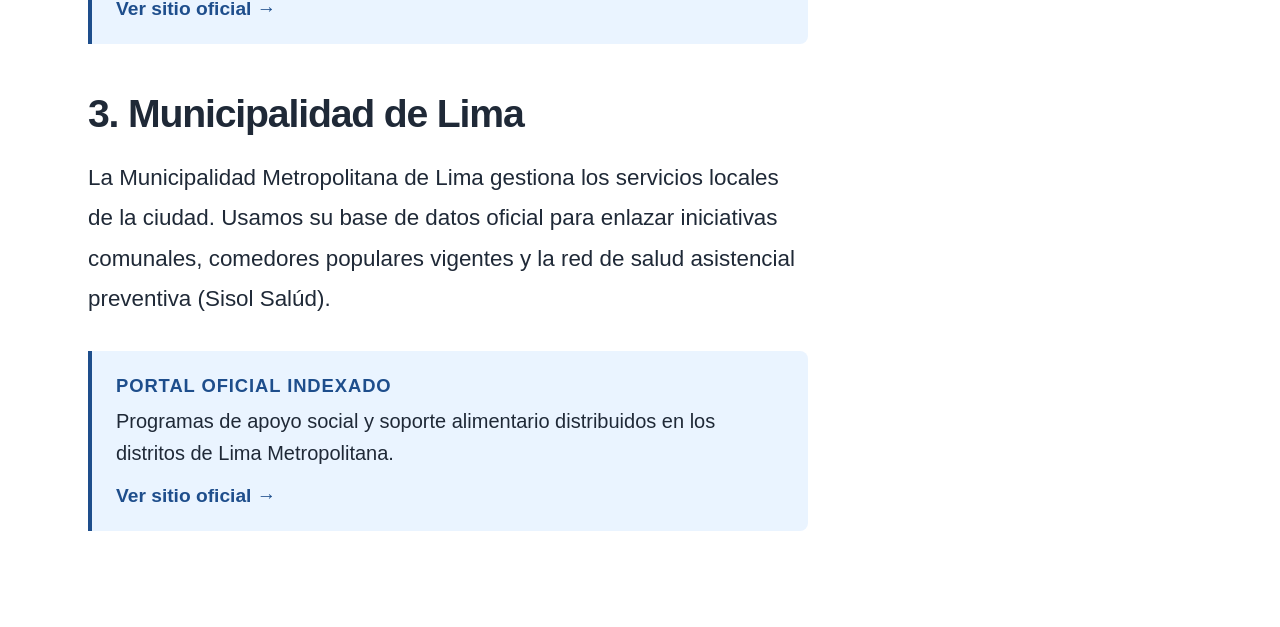
<file: sources.html>
<!DOCTYPE html>
<html lang="es">
<head>
  <meta charset="UTF-8">
  <meta name="viewport" content="width=device-width, initial-scale=1.0">
  <title>Fuentes Oficiales - CercaRed</title>
  <link rel="icon" type="image/png" href="assets/images/logoencabezado.png" />
  <link rel="stylesheet" href="css/base.css">
  <link rel="stylesheet" href="css/legal.css">
  <style>

    .source-btn-link {
      display: inline-block;
      margin-top: var(--space-3);
      font-size: 1.2rem;
      font-weight: 600;
      color: var(--color-primary) !important;
      text-decoration: none;
      transition: opacity 0.2s ease;
    }
    .source-btn-link:hover {
      opacity: 0.8;
      text-decoration: underline;
    }
  </style>
</head>
<body class="legal-page">

  
  <header class="legal-header">
    <div class="legal-brand">
      <img src="assets/images/LogoPrivSourTerms.png" alt="CercaRed" class="legal-logo" style="height: 20px; width: auto; object-fit: contain;">
    </div>
    
    <nav class="legal-nav-links">
      <a href="sources.html" class="legal-nav-item active">Fuentes</a>
      <a href="terms.html" class="legal-nav-item">Condiciones</a>
      <a href="privacy.html" class="legal-nav-item">Privacidad</a>
    </nav>
    
    <div style="width: 32px;"></div>
  </header>
    
    <div style="width: 32px;"></div>
  </header>

  <main class="legal-main">
    <!-- El mega título imponente del sistema -->
    <h1 class="legal-hero-title">Fuentes oficiales</h1>
    
    <div class="legal-layout-grid">
      <!-- Columna de lectura izquierda -->
      <div class="legal-body-text">
        <div class="legal-notice-box">
          Garantizamos la veracidad y transparencia de cada uno de los servicios mapeados en nuestra plataforma.
        </div>
        
        <h3>Comprometidos con la información real</h3>
        <p>En CercaRed nos tomamos en serio el soporte ciudadano. Todo el contenido, programas asistenciales, líneas de ayuda y herramientas de soporte que indexamos en nuestro catálogo provienen en su totalidad de portales del gobierno central, ministerios u organizaciones civiles formales del Perú.</p>
        
        <!-- Reutilizamos las cajas de resumen visual como contenedores de tus fuentes oficiales -->
        <h2 id="gobpe">1. Estado Peruano (Gob.pe)</h2>
        <p>Es la plataforma digital única del Estado Peruano para orientación al ciudadano. Desde aquí recopilamos los accesos a bonos vigentes, convocatorias, trámites generales y programas de soporte social gubernamentales.</p>
        <div class="summary-box">
          <strong>Portal Oficial Indexado</strong>
          <p>Toda la información del marco normativo estatal se centraliza a través de este canal.</p>
          <a href="https://www.gob.pe" target="_blank" rel="noopener" class="source-btn-link">Visitar gob.pe →</a>
        </div>

        <h2 id="mimp">2. Ministerio de la Mujer (MIMP)</h2>
        <p>El Ministerio de la Mujer y Poblaciones Vulnerables rige las políticas de protección familiar. De esta fuente extraemos la ubicación de los Centros Emergencia Mujer (CEM), accesos a la Línea 100 y programas de amparo social en Lima Metropolitana.</p>
        <div class="summary-box">
          <strong>Portal Oficial Indexado</strong>
          <p>Validación directa de canales de asistencia de emergencia para grupos vulnerables de la capital.</p>
          <a href="https://www.gob.pe/mimp" target="_blank" rel="noopener" class="source-btn-link">Ver sitio oficial →</a>
        </div>

        <h2 id="munlima">3. Municipalidad de Lima</h2>
        <p>La Municipalidad Metropolitana de Lima gestiona los servicios locales de la ciudad. Usamos su base de datos oficial para enlazar iniciativas comunales, comedores populares vigentes y la red de salud asistencial preventiva (Sisol Salúd).</p>
        <div class="summary-box">
          <strong>Portal Oficial Indexado</strong>
          <p>Programas de apoyo social y soporte alimentario distribuidos en los distritos de Lima Metropolitana.</p>
          <a href="https://www.munlima.gob.pe" target="_blank" rel="noopener" class="source-btn-link">Ver sitio oficial →</a>
        </div>
      </div>

      <!-- Columna Derecha Fija (Tabla de contenidos dinámica) -->
      <aside class="legal-sidebar">
        <div class="sidebar-title">Organismos indexados</div>
        <ul class="sidebar-list">
          <li><a href="#" class="sidebar-link">Compromiso real</a></li>
          <li><a href="#gobpe" class="sidebar-link">1. Plataforma Gob.pe</a></li>
          <li><a href="#mimp" class="sidebar-link">2. Ministerio de la Mujer</a></li>
          <li><a href="#munlima" class="sidebar-link">3. Municipalidad de Lima</a></li>
        </ul>
      </aside>
    </div>
  </main>

  <script type="module" src="js/navbar.js"></script>
</body>
</html>
</file>
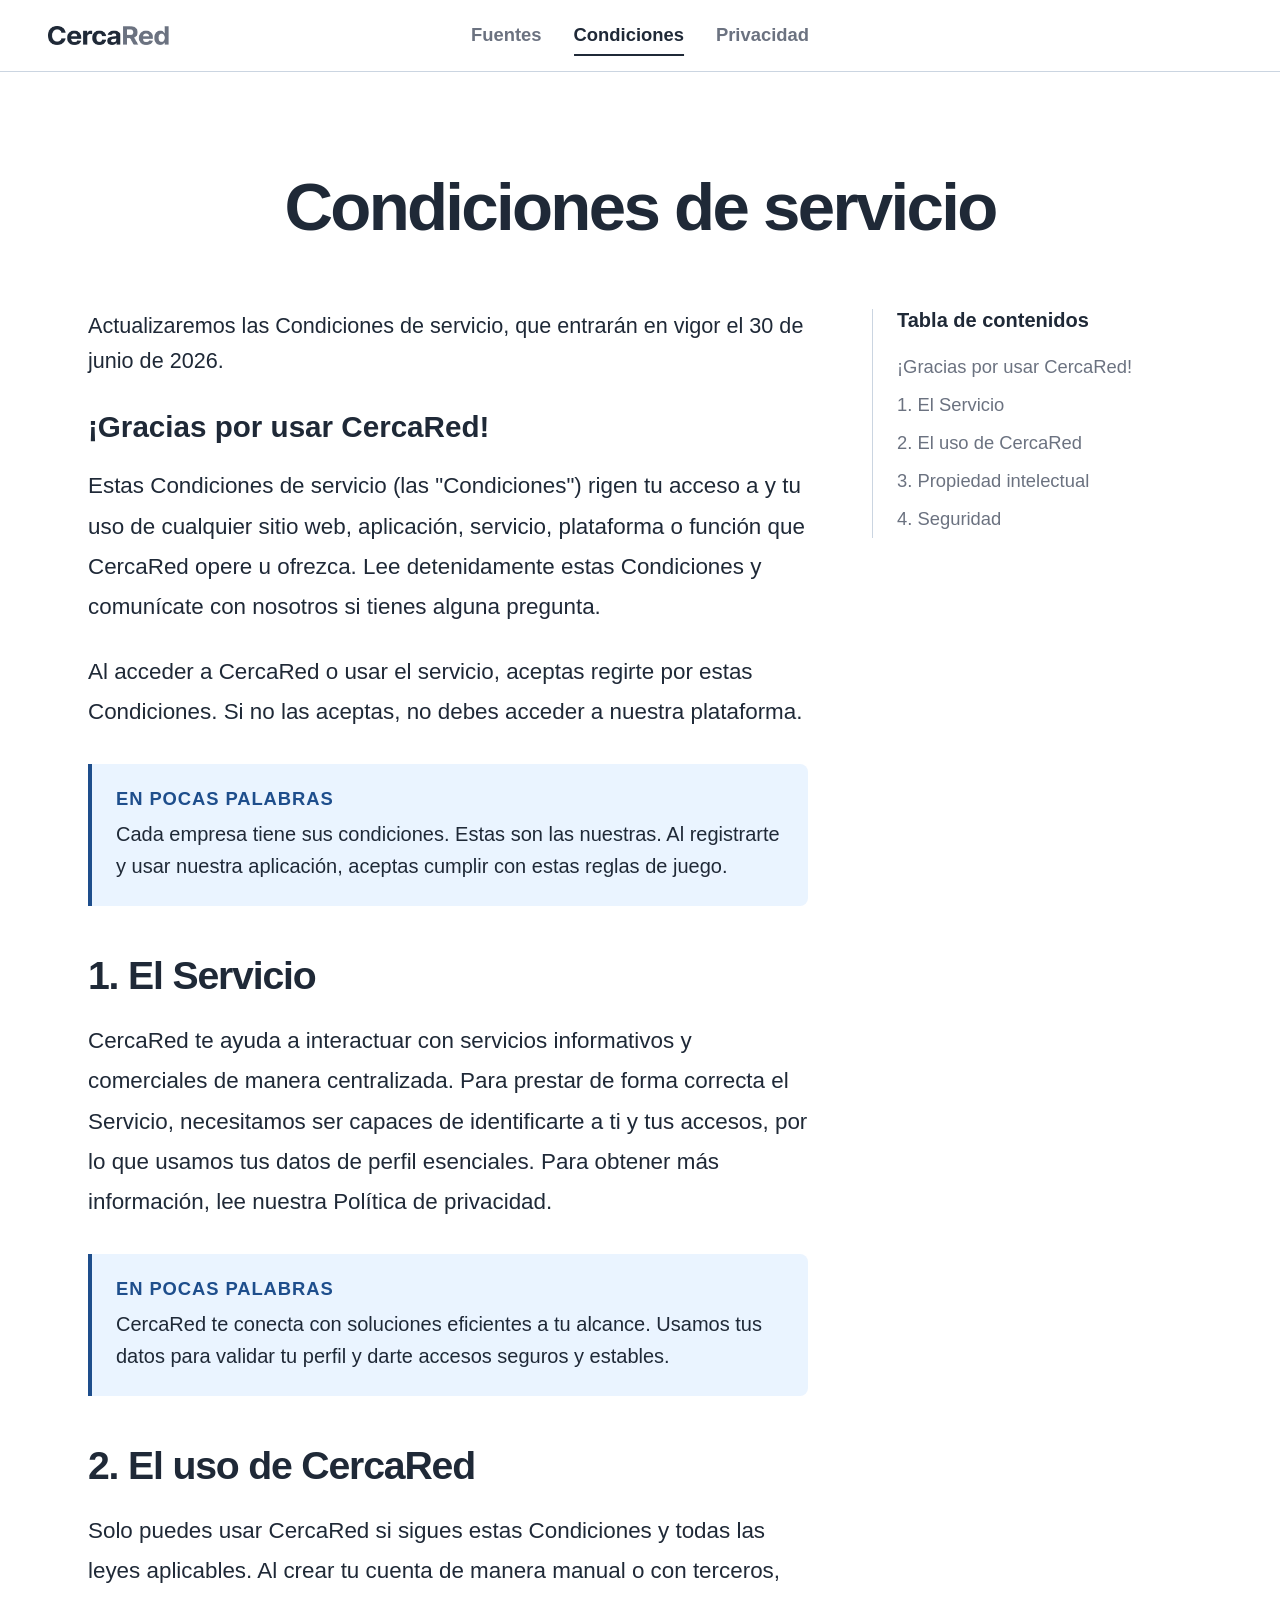
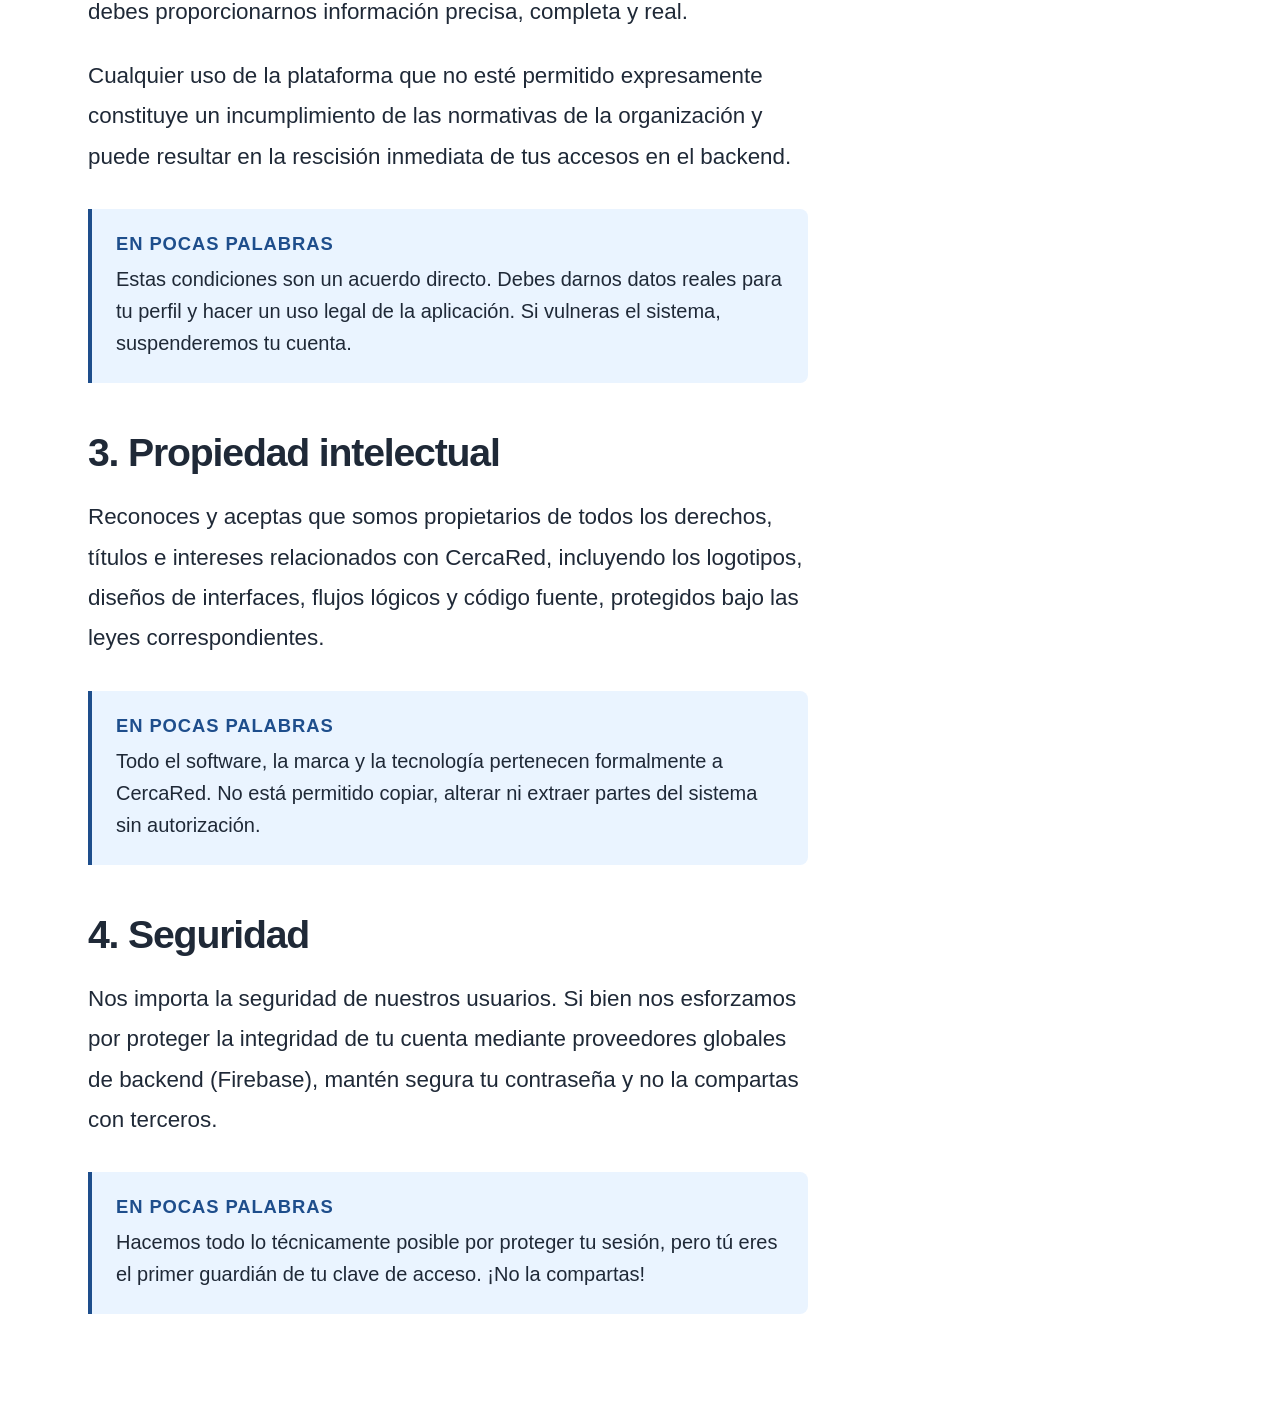
<file: terms.html>
<!DOCTYPE html>
<html lang="es">
<head>
  <meta charset="UTF-8">
  <meta name="viewport" content="width=device-width, initial-scale=1.0">
  <title>Condiciones de Servicio - CercaRed</title>
  <link rel="icon" type="image/png" href="assets/images/logoencabezado.png" />
  <link rel="stylesheet" href="css/base.css">
  <link rel="stylesheet" href="css/legal.css">
</head>
<body class="legal-page">

<header class="legal-header">
    <div class="legal-brand">
      <img src="assets/images/LogoPrivSourTerms.png" alt="CercaRed" class="legal-logo" style="height: 20px; width: auto; object-fit: contain;">
    </div>
    
    <nav class="legal-nav-links">
      
      <a href="sources.html" class="legal-nav-item">Fuentes</a>
      <a href="terms.html" class="legal-nav-item active">Condiciones</a>
      <a href="privacy.html" class="legal-nav-item">Privacidad</a>
    </nav>
    
    <div style="width: 32px;"></div>
  </header>

  <main class="legal-main">
    <h1 class="legal-hero-title">Condiciones de servicio</h1>
    
    <div class="legal-layout-grid">
      <div class="legal-body-text">
        <div class="legal-notice-box">
          Actualizaremos las Condiciones de servicio, que entrarán en vigor el 30 de junio de 2026.
        </div>
        
        <h3>¡Gracias por usar CercaRed!</h3>
        <p>Estas Condiciones de servicio (las "Condiciones") rigen tu acceso a y tu uso de cualquier sitio web, aplicación, servicio, plataforma o función que CercaRed opere u ofrezca. Lee detenidamente estas Condiciones y comunícate con nosotros si tienes alguna pregunta.</p>
        <p>Al acceder a CercaRed o usar el servicio, aceptas regirte por estas Condiciones. Si no las aceptas, no debes acceder a nuestra plataforma.</p>
        
        <div class="summary-box">
          <strong>En pocas palabras</strong>
          <p>Cada empresa tiene sus condiciones. Estas son las nuestras. Al registrarte y usar nuestra aplicación, aceptas cumplir con estas reglas de juego.</p>
        </div>

        <h2 id="servicio">1. El Servicio</h2>
        <p>CercaRed te ayuda a interactuar con servicios informativos y comerciales de manera centralizada. Para prestar de forma correcta el Servicio, necesitamos ser capaces de identificarte a ti y tus accesos, por lo que usamos tus datos de perfil esenciales. Para obtener más información, lee nuestra Política de privacidad.</p>
        
        <div class="summary-box">
          <strong>En pocas palabras</strong>
          <p>CercaRed te conecta con soluciones eficientes a tu alcance. Usamos tus datos para validar tu perfil y darte accesos seguros y estables.</p>
        </div>

        <h2 id="uso">2. El uso de CercaRed</h2>
        <p>Solo puedes usar CercaRed si sigues estas Condiciones y todas las leyes aplicables. Al crear tu cuenta de manera manual o con terceros, debes proporcionarnos información precisa, completa y real.</p>
        <p>Cualquier uso de la plataforma que no esté permitido expresamente constituye un incumplimiento de las normativas de la organización y puede resultar en la rescisión inmediata de tus accesos en el backend.</p>
        
        <div class="summary-box">
          <strong>En pocas palabras</strong>
          <p>Estas condiciones son un acuerdo directo. Debes darnos datos reales para tu perfil y hacer un uso legal de la aplicación. Si vulneras el sistema, suspenderemos tu cuenta.</p>
        </div>

        <h2 id="propiedad">3. Propiedad intelectual</h2>
        <p>Reconoces y aceptas que somos propietarios de todos los derechos, títulos e intereses relacionados con CercaRed, incluyendo los logotipos, diseños de interfaces, flujos lógicos y código fuente, protegidos bajo las leyes correspondientes.</p>
        
        <div class="summary-box">
          <strong>En pocas palabras</strong>
          <p>Todo el software, la marca y la tecnología pertenecen formalmente a CercaRed. No está permitido copiar, alterar ni extraer partes del sistema sin autorización.</p>
        </div>

        <h2 id="seguridad">4. Seguridad</h2>
        <p>Nos importa la seguridad de nuestros usuarios. Si bien nos esforzamos por proteger la integridad de tu cuenta mediante proveedores globales de backend (Firebase), mantén segura tu contraseña y no la compartas con terceros.</p>
        
        <div class="summary-box">
          <strong>En pocas palabras</strong>
          <p>Hacemos todo lo técnicamente posible por proteger tu sesión, pero tú eres el primer guardián de tu clave de acceso. ¡No la compartas!</p>
        </div>
      </div>

      <aside class="legal-sidebar">
        <div class="sidebar-title">Tabla de contenidos</div>
        <ul class="sidebar-list">
          <li><a href="#" class="sidebar-link">¡Gracias por usar CercaRed!</a></li>
          <li><a href="#servicio" class="sidebar-link">1. El Servicio</a></li>
          <li><a href="#uso" class="sidebar-link">2. El uso de CercaRed</a></li>
          <li><a href="#propiedad" class="sidebar-link">3. Propiedad intelectual</a></li>
          <li><a href="#seguridad" class="sidebar-link">4. Seguridad</a></li>
        </ul>
      </aside>
    </div>
  </main>

</body>
</html>
</file>
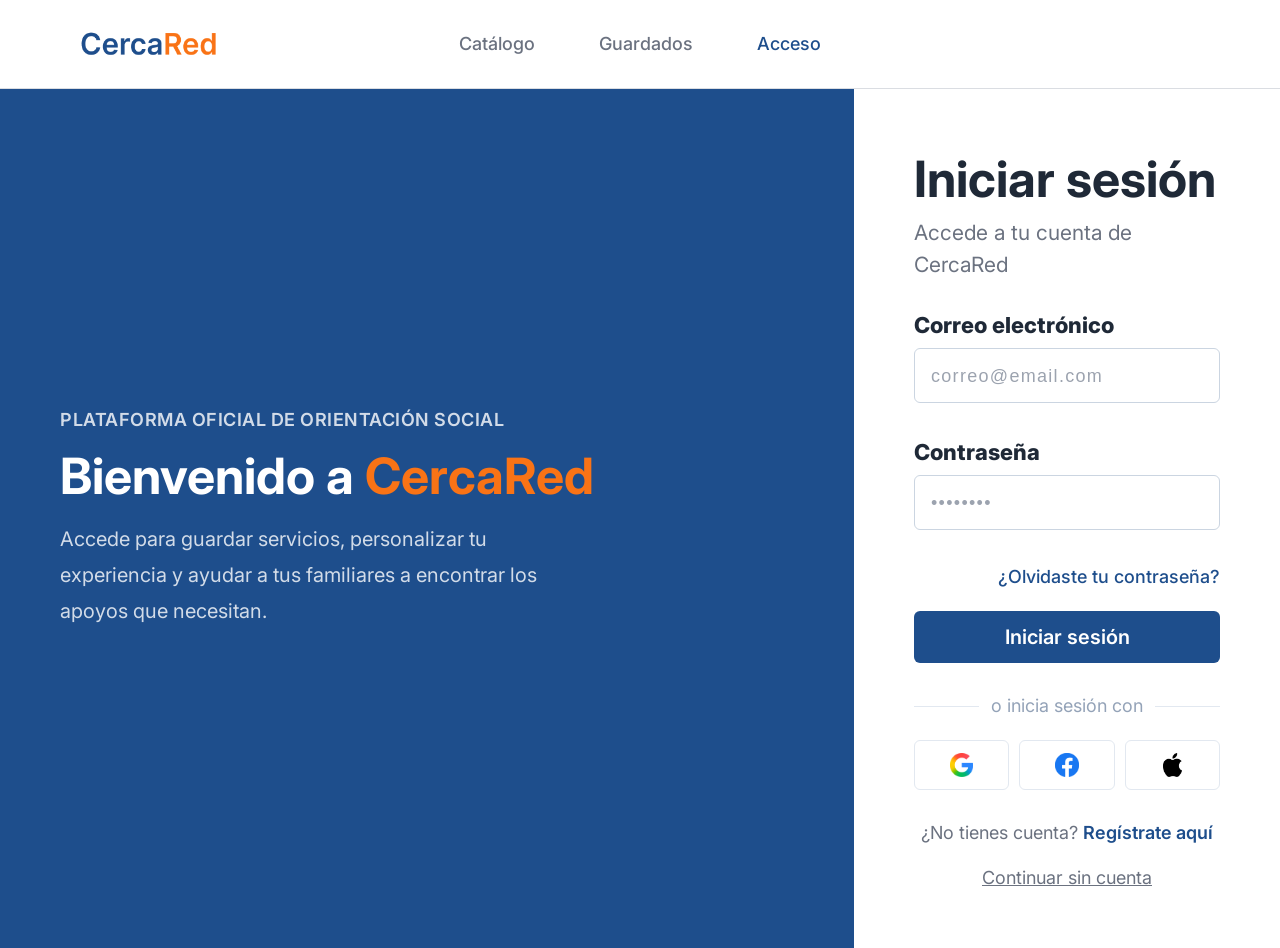
<file: cercared-webapp-develop/auth.html>
<!DOCTYPE html>
<html lang="es">
<head>
  <meta charset="UTF-8" />
  <meta name="viewport" content="width=device-width, initial-scale=1.0" />
  <title>CercaRed | Autenticación</title>
  <link rel="preconnect" href="https://fonts.googleapis.com" />
  <link rel="preconnect" href="https://fonts.gstatic.com" crossorigin />
  <link href="https://fonts.googleapis.com/css2?family=Inter:wght@400;500;600;700&display=swap" rel="stylesheet" />
  <link rel="stylesheet" href="css/base.css" />
  <link rel="stylesheet" href="css/navbar.css" />
  <link rel="stylesheet" href="css/auth.css" />
  <link rel="stylesheet" href="css/footer.css" />
</head>
<body>

  <header class="site-header">
    <nav class="navbar" aria-label="Navegación principal">
      <a class="brand" href="index.html" aria-label="CercaRed inicio">
        <img class="brand-logo" src="assets/images/logo.png" alt="CercaRed" />
      </a>

      <button class="nav-toggle" type="button" aria-label="Abrir menú" aria-expanded="false" aria-controls="nav-menu">
        <img class="nav-toggle-icon" src="assets/icons/menu.svg" alt="" aria-hidden="true" />
      </button>

      <div class="nav-menu" id="nav-menu">
        <a href="index.html">Catálogo</a>
        <a href="saved.html">Guardados</a>
        <a href="auth.html" class="is-active" aria-current="page">Acceso</a>
      </div>
    </nav>
  </header>

  <div class="auth-wrapper" id="authWrapper">
    
    <div class="auth-sidebar" id="authSidebar">
  
      <div class="sidebar-content" id="loginSidebar">
        <span class="sidebar-tag">PLATAFORMA OFICIAL DE ORIENTACIÓN SOCIAL</span>
        <h1 class="sidebar-title login-title">Bienvenido a <span>CercaRed</span></h1>
        
        <p class="sidebar-subtitle desktop-text">
          Accede para guardar servicios, personalizar tu experiencia y ayudar a tus familiares a encontrar los apoyos que necesitan.
        </p>

        <p class="sidebar-subtitle mobile-text">
          Inicia sesión para acceder a tu perfil y recursos personalizados.
        </p>

        <ul class="sidebar-features">
        </ul>
      </div>

      <div class="sidebar-content hidden" id="registerSidebar">
        <h1 class="sidebar-title register-title">Únete a <span>CercaRed</span></h1>
        <p class="sidebar-subtitle">
          Accede para guardar servicios, personalizar tu experiencia y ayudar a tus familiares a encontrar los apoyos que necesitan.
        </p>
        <ul class="sidebar-features">
          <li>
            <img src="assets/images/check2.png" alt="Check" class="feature-icon" />
            <span>Guarda servicios para consultarlos después</span>
          </li>
          <li>
            <img src="assets/images/check2.png" alt="Check" class="feature-icon" />
            <span>Personaliza tu distrito y categorías favoritas</span>
          </li>
          <li>
            <img src="assets/images/check2.png" alt="Check" class="feature-icon" />
            <span>Comparte información con tu familia fácilmente</span>
          </li>
          <li>
            <img src="assets/images/check2.png" alt="Check" class="feature-icon" />
            <span>Activa el modo simple de forma permanente</span>
          </li>
        </ul>
      </div>

    </div>

    <div class="auth-main">
      <div class="form-container">
        
        <div class="auth-view" id="loginView">
          <h2>Iniciar sesión</h2>
          <p class="view-desc">Accede a tu cuenta de CercaRed</p>
          <form id="loginForm" novalidate>
            <div class="input-group">
              <label for="loginEmail">Correo electrónico</label>
              <input type="email" id="loginEmail" placeholder="correo@email.com" />
              <span class="error-message" id="loginEmailError"></span>
            </div>
            <div class="input-group">
              <label for="loginPassword">Contraseña</label>
              <input type="password" id="loginPassword" placeholder="••••••••" />
              <span class="error-message" id="loginPasswordError"></span>
            </div>
            <div class="form-link-wrapper">
              <a href="#" id="forgotPassword" class="forgot-password">¿Olvidaste tu contraseña?</a>
            </div>
            <button type="submit" class="btn-primary">Iniciar sesión</button>
          </form>
          <div class="divider"><span>o inicia sesión con</span></div>
          
          <div class="social-buttons">
            <button type="button" class="btn-social">
              <img src="assets/images/logoGG.png" alt="Google" class="social-icon">
            </button>
            <button type="button" class="btn-social">
              <img src="assets/images/logoFB.png" alt="Facebook" class="social-icon">
            </button>
            <button type="button" class="btn-social">
              <img src="assets/images/LogoAPPLE.png" alt="Apple" class="social-icon">
            </button>
          </div>

          <p class="switch-text">¿No tienes cuenta? <a href="#" id="toRegister">Regístrate aquí</a></p>
          <div class="guest-wrapper">
            <a href="index.html" class="guest-link">Continuar sin cuenta</a>
          </div>
        </div>

        <div class="auth-view hidden" id="registerView">
          <h2>Crear cuenta</h2>
          <p class="view-desc">Regístrate para acceder a todos los servicios y guardar tus favoritos</p>
          <form id="registerForm" novalidate>
            <div class="input-group">
              <label for="registerName">Nombre completo</label>
              <input type="text" id="registerName" placeholder="Escribe tu nombre" />
              <span class="error-message" id="registerNameError"></span>
            </div>
            <div class="input-group">
              <label for="registerEmail">Correo electrónico</label>
              <input type="email" id="registerEmail" placeholder="Escribe tu correo" />
              <span class="error-message" id="registerEmailError"></span>
            </div>
            <div class="input-row">
              <div class="input-group">
                <label for="registerPassword">Contraseña</label>
                <input type="password" id="registerPassword" placeholder="Crea una contraseña segura" />
                <span class="error-message" id="registerPasswordError"></span>
              </div>
              <div class="input-group">
                <label for="registerConfirmPassword">Confirmar contraseña</label>
                <input type="password" id="registerConfirmPassword" placeholder="Repite tu contraseña" />
                <span class="error-message" id="registerConfirmPasswordError"></span>
              </div>
            </div>
            <div class="terms-group">
              <label class="checkbox-container">
                <input type="checkbox" id="registerTerms" />
                <span class="custom-checkbox"></span>
                <span class="terms-text">
                  Acepto los <a href="#">términos y condiciones</a> y la <a href="#">política de privacidad</a> de CercaRed.
                </span>
              </label>
              <span class="error-message" id="registerTermsError"></span>
            </div>
            <button type="submit" class="btn-secondary">Registrarse</button>
            <button type="button" class="btn-cancel" id="cancelRegister">Cancelar</button>
          </form>
          <div class="divider"><span>o regístrate con</span></div>
          
          <div class="social-buttons">
            <button type="button" class="btn-social">
              <img src="assets/images/logoGG.png" alt="Google" class="social-icon">
            </button>
            <button type="button" class="btn-social">
              <img src="assets/images/logoFB.png" alt="Facebook" class="social-icon">
            </button>
            <button type="button" class="btn-social">
              <img src="assets/images/LogoAPPLE.png" alt="Apple" class="social-icon">
            </button>
          </div>

          <p class="switch-text">¿Ya tienes cuenta? <a href="#" id="toLogin">Iniciar sesión</a></p>
        </div>

      </div>
    </div>
  </div>

  <footer class="auth-footer-mobile">
    <div class="footer-brand">
      <img src="assets/images/logofooter.png" alt="CercaRed" class="footer-logo" />
    </div>
    <div class="footer-links">
      <a href="#">Fuentes</a>
      <a href="#">Términos</a>
      <a href="#">Privacidad</a>
      <a href="#">Contacto</a>
    </div>
  </footer>

  <script src="js/auth.js"></script>
  <script src="js/navbar.js"></script>
  <script src="js/footer.js"></script>
</body>
</html>
</file>
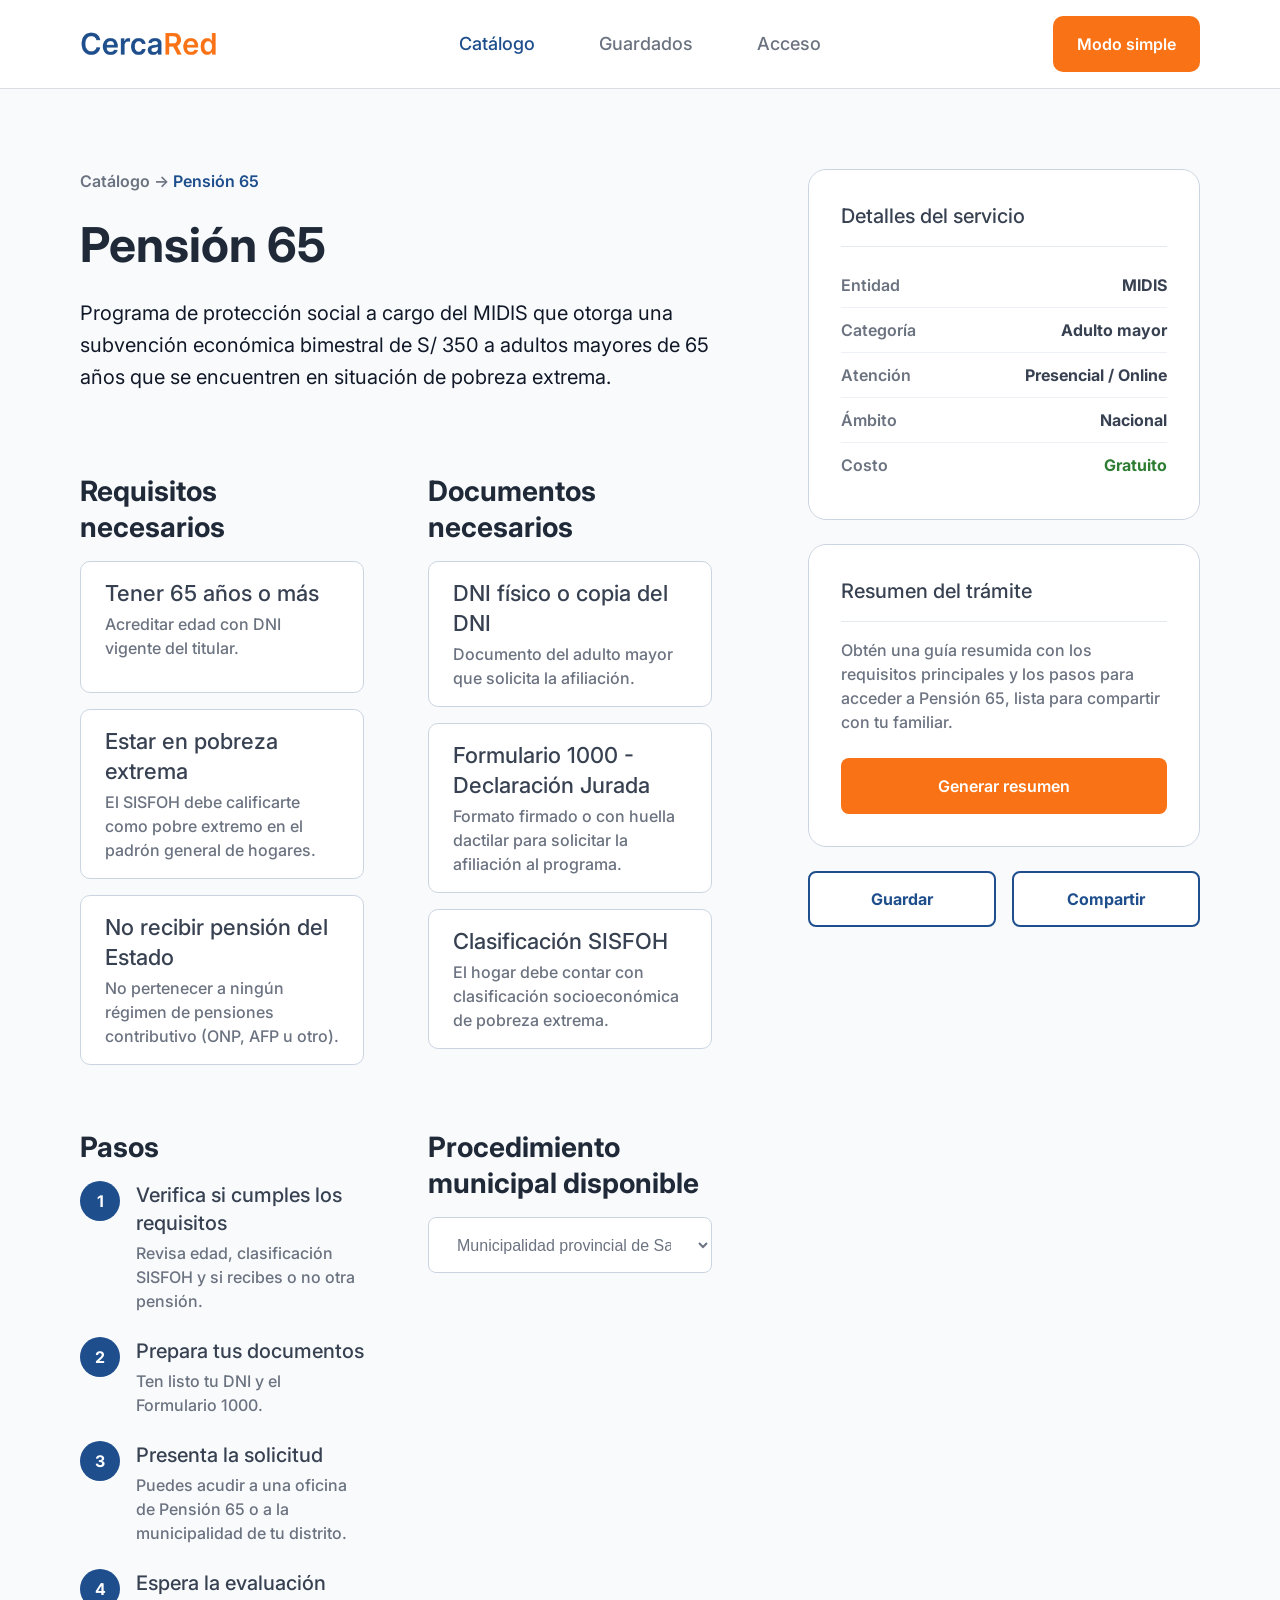
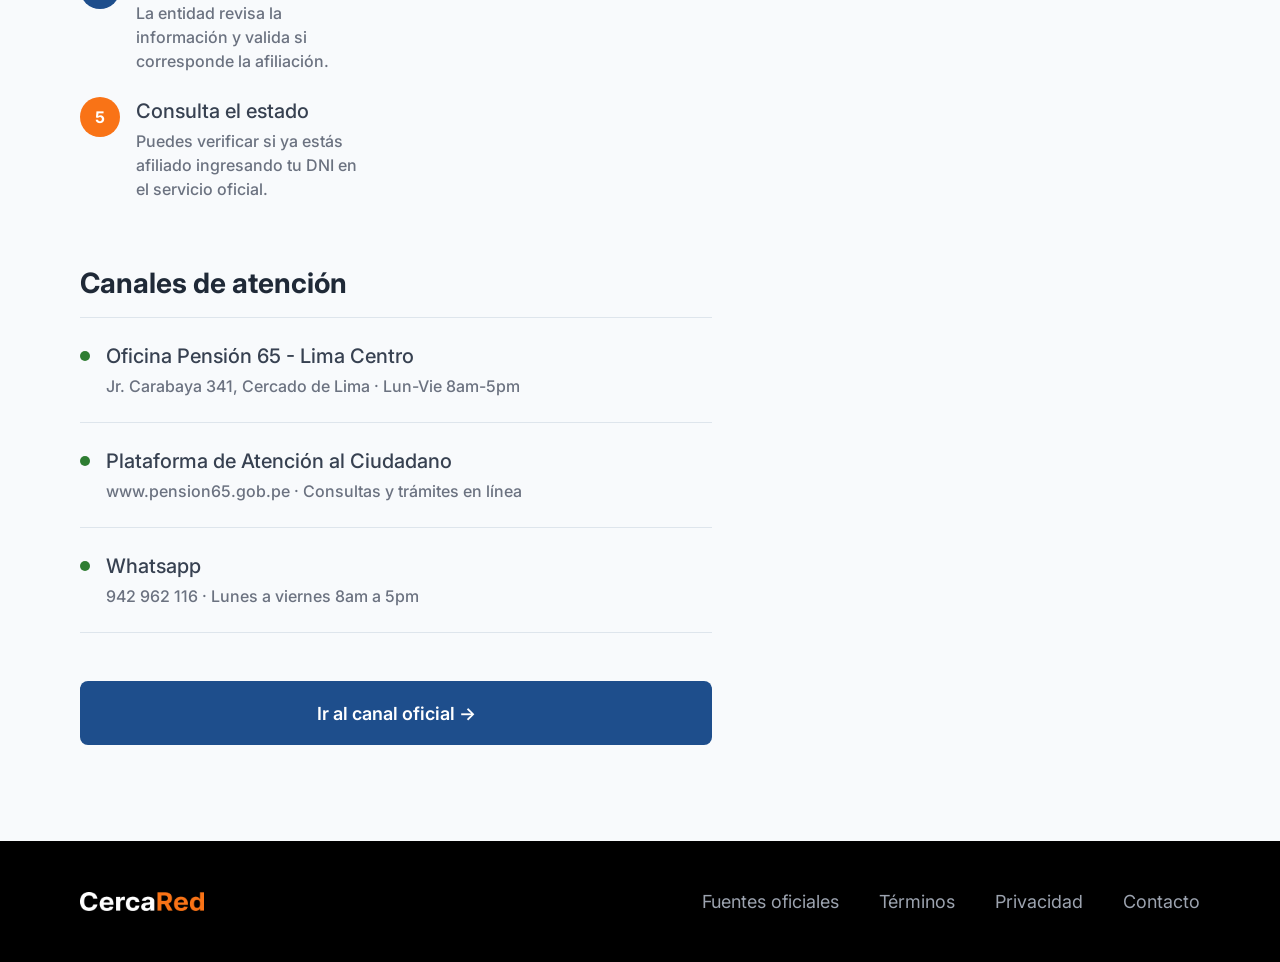
<file: cercared-webapp-develop/detail.html>
<!DOCTYPE html>
<html lang="es">
  <head>
    <meta charset="UTF-8" />
    <meta name="viewport" content="width=device-width, initial-scale=1.0" />
    <meta
      name="description"
      content="Detalle del servicio social seleccionado en CercaRed."
    />
    <title>Detalle del servicio | CercaRed</title>
    <link rel="preconnect" href="https://fonts.googleapis.com" />
    <link rel="preconnect" href="https://fonts.gstatic.com" crossorigin />
    <link
      href="https://fonts.googleapis.com/css2?family=Inter:wght@400;500;600;700&display=swap"
      rel="stylesheet"
    />
    <link rel="stylesheet" href="css/base.css" />
    <link rel="stylesheet" href="css/navbar.css" />
    <link rel="stylesheet" href="css/detail.css" />
    <link rel="stylesheet" href="css/footer.css" />
    <link rel="stylesheet" href="css/saved.css" />
    <link rel="stylesheet" href="css/share.css" />
    <script src="js/services.js" defer></script>
    <script src="js/detail.js" defer></script>
  </head>
  <body>
    <header class="site-header">
      <nav class="navbar" aria-label="Navegación principal">
        <a class="brand" href="index.html" aria-label="CercaRed inicio">
          <img class="brand-logo" src="assets/images/logo.png" alt="CercaRed" />
        </a>

        <button
          class="nav-toggle"
          type="button"
          aria-label="Abrir menú"
          aria-expanded="false"
          aria-controls="nav-menu"
        >
          <img
            class="nav-toggle-icon"
            src="assets/icons/menu.svg"
            alt=""
            aria-hidden="true"
          />
        </button>

        <div class="nav-menu" id="nav-menu">
          <a class="is-active" href="index.html" aria-current="page">Catálogo</a>
          <a href="saved.html">Guardados</a>
          <a href="auth.html">Acceso</a>
        </div>

        <button class="simple-mode-button" type="button">Modo simple</button>
      </nav>
    </header>

    <main class="detail-main" id="service-detail"></main>

    <main-footer></main-footer>

    <script src="js/navbar.js"></script>
    <script src="js/footer.js"></script>
    <script src="js/saved.js"></script>
    <script src="js/share.js"></script>
  </body>
</html>
</file>
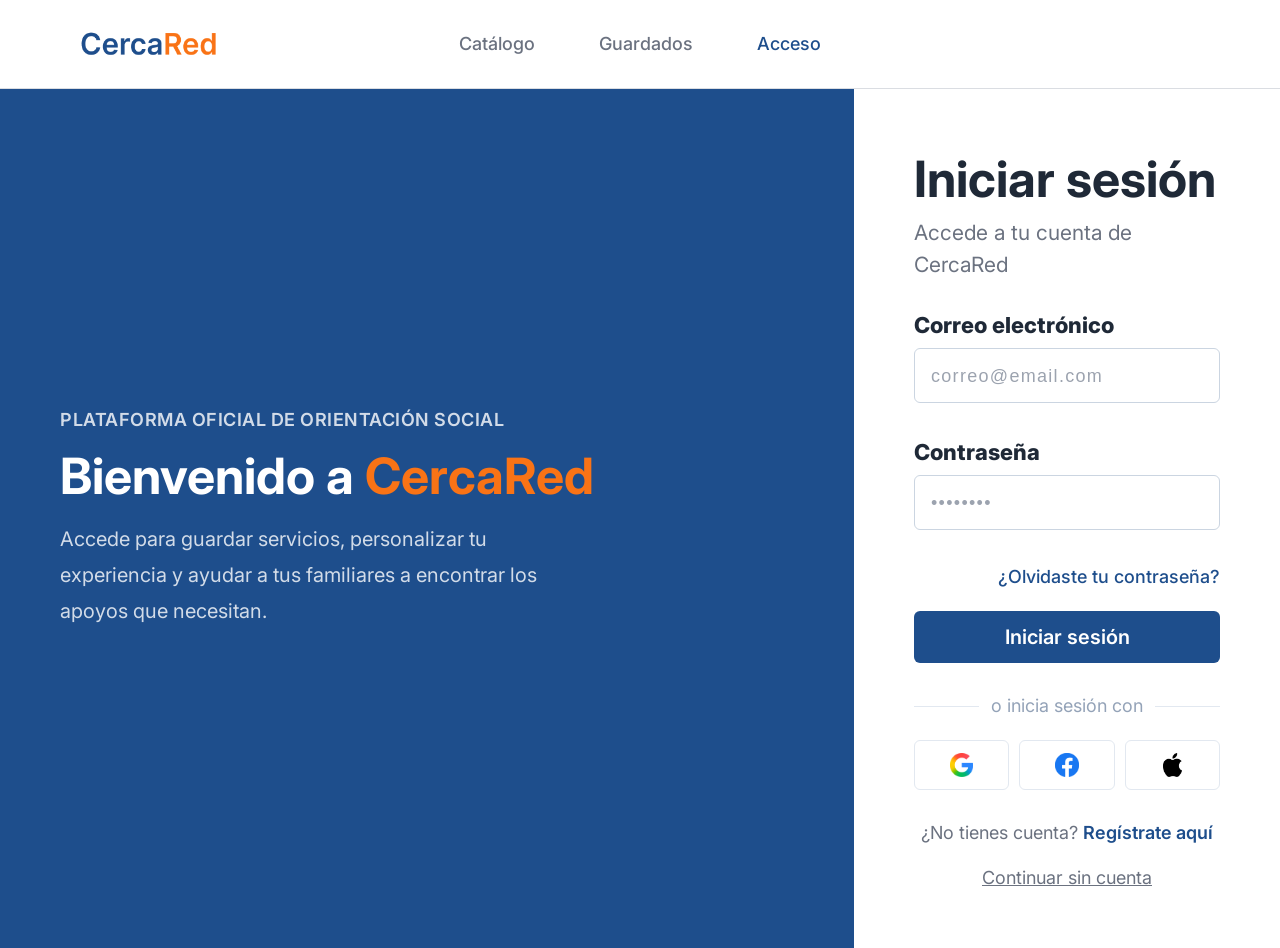
<file: cercared-webapp-develop/profile.html>
<!DOCTYPE html>
<html lang="es">
<head>
  <meta charset="UTF-8" />
  <meta name="viewport" content="width=device-width, initial-scale=1.0" />
  <title>Mi Perfil | CercaRed</title>
  
  <link rel="preconnect" href="https://fonts.googleapis.com" />
  <link rel="preconnect" href="https://fonts.gstatic.com" crossorigin />
  <link href="https://fonts.googleapis.com/css2?family=Inter:wght@400;500;600;700&display=swap" rel="stylesheet" />
  
  <link rel="stylesheet" href="css/base.css" />
  <link rel="stylesheet" href="css/navbar.css" />
  <link rel="stylesheet" href="css/profile.css" />
  <link rel="stylesheet" href="css/footer.css" />
</head>
<body>

  <header class="site-header">
    <nav class="navbar" aria-label="Navegación principal">
      <a class="brand" href="index.html" aria-label="CercaRed inicio">
        <img class="brand-logo" src="assets/images/logo.png" alt="CercaRed" />
      </a>

      <button class="nav-toggle" type="button" aria-label="Abrir menú" aria-expanded="false" aria-controls="nav-menu">
        <img class="nav-toggle-icon" src="assets/icons/menu.svg" alt="" aria-hidden="true" />
      </button>

      <div class="nav-menu" id="nav-menu">
        <a href="index.html">Catálogo</a>
        <a href="saved.html">Guardados</a>
        <a class="is-active" href="profile.html">Mi perfil</a> 
      </div>
    </nav>
  </header>

  <main class="profile-main">
    <div class="profile-container">
      
      <aside class="profile-sidebar">
        <div class="profile-card user-info-card">
          <div id="profileViewMode">
            <div class="user-avatar" id="userAvatar"></div>
            <h1 class="user-name" id="userName"></h1>
            <p class="user-email" id="userEmail"></p>
            
            <button class="btn-outline" id="btnEditProfile" type="button">Editar perfil</button>
            <button class="btn-accent" id="btnLogout" type="button">Cerrar sesion</button>
          </div>

        <form id="profileEditMode" class="hidden">
            <div class="avatar-edit-container">
              <div class="user-avatar" id="userAvatarEdit"></div>
              <label for="avatarUpload" class="avatar-upload-label">Cambiar foto</label>
              <input type="file" id="avatarUpload" accept="image/png, image/jpeg, image/webp" class="hidden" />
            </div>
            
            <div id="avatarErrorContainer" class="hidden" style="color: #D32F2F; font-size: 13px; text-align: center; margin-bottom: 16px; display: flex; align-items: center; justify-content: center; gap: 6px;">
              <img src="assets/images/error.png" alt="Error" style="width: 20px; height: 20px;">
              <span>Imagen pesada. Elige una de menor resolución.</span>
            </div>
            
            <div class="form-group" style="width: 100%; text-align: left; margin-bottom: 24px;">
              <label for="editName">Nombre completo</label>
              <input type="text" id="editName" maxlength="40" required>
            </div>
            
            <button type="submit" class="btn-primary">Guardar cambios</button>
            <button type="button" class="btn-outline" id="btnCancelEdit">Cancelar</button>
          </form>
        </div>

        <div class="profile-card stats-card">
          <h2 class="stats-number">0</h2>
          <p class="stats-label">Servicios guardados</p>
          <button class="btn-primary" id="btnViewSaved" type="button">Ver mis servicios</button>
        </div>
      </aside>

      <section class="profile-content">
        
        <div class="profile-card">
          <h2 class="card-title">Preferencias</h2>
          
          <form id="preferencesForm" class="settings-form">
            <div class="form-row">
              <div class="form-group">
                <label for="district">Distrito de búsqueda por defecto</label>
                <input type="text" id="district" placeholder="Ej. San Juan de Lurigancho">
              </div>
              <div class="form-group">
                <label for="category">Categoría favorita</label>
                <input type="text" id="category" placeholder="Ej. Apoyo económico">
              </div>
            </div>

            <div class="form-row">
              <div class="form-group">
                <label>Tamaño de letra</label>
                <div class="toggle-group" id="fontSizeToggle">
                  <button type="button" class="btn-toggle active" data-value="normal">Normal (16px)</button>
                  <button type="button" class="btn-toggle" data-value="large">Grande (20px)</button>
                </div>
              </div>
              <div class="form-group">
                <label>Modo de vista</label>
                <div class="toggle-group" id="viewModeToggle">
                  <button type="button" class="btn-toggle active" data-value="normal">Normal</button>
                  <button type="button" class="btn-toggle" data-value="simple">Simple</button>
                </div>
              </div>
            </div>

            <button type="submit" class="btn-accent btn-submit">Guardar preferencias</button>
          </form>
        </div>

        <div class="profile-card">
          <h2 class="card-title">Cambiar contraseña</h2>
          
          <form id="passwordForm" class="settings-form">
            <div class="form-group">
              <label for="currentPassword">Contraseña actual</label>
              <input type="password" id="currentPassword" placeholder="••••••••">
              <span class="error-message" id="currentPasswordError"></span>
            </div>
            <div class="form-group">
              <label for="newPassword">Nueva contraseña</label>
              <input type="password" id="newPassword" placeholder="••••••••">
              <span class="error-message" id="newPasswordError"></span>
            </div>
            <div class="form-group">
              <label for="confirmPassword">Confirmar nueva contraseña</label>
              <input type="password" id="confirmPassword" placeholder="••••••••">
              <span class="error-message" id="confirmPasswordError"></span>
            </div>

            <button type="submit" class="btn-accent btn-submit full-width">Actualizar contraseña</button>
          </form>
        </div>

      </section>
    </div>
  </main>

  <main-footer></main-footer>

  <script src="js/navbar.js"></script>
  <script src="js/footer.js"></script>
  <script src="js/profile.js"></script>
</body>
</html>
</file>
<file: cercared-webapp-develop/css/base.css>
:root {
  --color-primary: #1e4e8c;
  --color-primary-hover: #163b6a;
  --color-accent: #f97316;
  --color-accent-hover: #ea580c;
  --color-background: #f8fafc;
  --color-surface: #ffffff;
  --color-soft: #eaf4ff;
  --color-text: #1f2937;
  --color-muted: #6b7280;
  --color-border: #cbd5e1;
  --color-error: #d32f2f;
  --color-success: #2e7d32;
  --color-warning: #f59e0b;
  --space-1: 4px;
  --space-2: 8px;
  --space-3: 16px;
  --space-4: 24px;
  --space-5: 32px;
  --space-6: 48px;
  --space-7: 64px;
  --space-8: 80px;
  --shadow-soft: 0 14px 36px rgba(30, 78, 140, 0.12);
  --header-height: 72px;
  --container: 1312px;
}

* {
  box-sizing: border-box;
}

html {
  scroll-behavior: smooth;
  scroll-padding-top: calc(var(--header-height) + 24px);
}

body {
  margin: 0;
  font-family: "Inter", Arial, sans-serif;
  color: var(--color-text);
  background: var(--color-background);
  min-height: 100vh;
  display: flex;
  flex-direction: column;
}

a {
  color: inherit;
  text-decoration: none;
}

button {
  font: inherit;
}

main {
  flex: 1;
}

main section {
  min-height: 1px;
}
</file>
<file: cercared-webapp-develop/css/navbar.css>
.site-header {
  position: sticky;
  top: 0;
  z-index: 20;
  background: rgba(255, 255, 255, 0.96);
  border-bottom: 1px solid rgba(209, 213, 219, 0.8);
  backdrop-filter: blur(12px);
}

.navbar {
  width: calc(100% - 160px);
  min-height: 88px;
  margin: 0 auto;
  display: grid;
  grid-template-columns: 1fr auto 1fr;
  align-items: center;
  gap: 32px;
}

.brand {
  display: inline-flex;
  align-items: center;
  gap: 10px;
  flex: 0 0 auto;
  font-size: 24px;
  font-weight: 700;
  color: var(--color-primary);
}

.brand-logo {
  width: 142px;
  height: 36px;
  object-fit: contain;
}

.nav-menu {
  display: flex;
  align-items: center;
  justify-content: center;
  gap: 64px;
  grid-column: 2;
}

.nav-menu a {
  color: var(--color-muted);
  font-size: 18px;
  font-weight: 500;
  line-height: 1.4;
  transition: color 160ms ease;
}

.nav-menu a:hover,
.nav-menu a:focus-visible,
.nav-menu a.is-active {
  color: var(--color-primary);
}

.nav-cta {
  display: inline-flex;
  align-items: center;
  justify-content: center;
  min-height: 48px;
  padding: 0 30px;
  border-radius: 8px;
  color: var(--color-surface);
  background: var(--color-primary);
  font-size: 16px;
  font-weight: 600;
  transition: background 160ms ease, color 160ms ease, border-color 160ms ease;
}

.nav-cta:hover,
.nav-cta:focus-visible {
  background: var(--color-primary-hover);
}

.nav-toggle {
  display: none;
  width: 44px;
  height: 44px;
  padding: 0;
  border: 1px solid var(--color-border);
  border-radius: 8px;
  background: var(--color-surface);
  cursor: pointer;
}

.nav-toggle-icon {
  display: block;
  width: 24px;
  height: 24px;
  margin: auto;
}

@media (max-width: 900px) {
  :root {
    --header-height: 64px;
  }

  .navbar {
    width: min(100% - 32px, var(--container));
    min-height: var(--header-height);
    display: flex;
    justify-content: space-between;
    gap: 16px;
  }

  .brand {
    font-size: 21px;
  }

  .nav-toggle {
    display: inline-block;
    order: 3;
  }

  .nav-menu {
    position: absolute;
    top: var(--header-height);
    left: 16px;
    right: 16px;
    display: none;
    flex-direction: column;
    align-items: stretch;
    gap: 0;
    padding: 12px;
    border: 1px solid var(--color-border);
    border-radius: 8px;
    background: var(--color-surface);
    box-shadow: var(--shadow-soft);
  }

  .nav-menu.is-open {
    display: flex;
  }

  .nav-menu a {
    padding: 14px 12px;
    border-radius: 8px;
  }

  .nav-menu a:hover,
  .nav-menu a:focus-visible {
    background: var(--color-soft);
  }

  .nav-cta {
    display: none;
  }
}

@media (max-width: 520px) {
  .navbar {
    width: min(100% - 24px, var(--container));
  }
}
</file>
<file: cercared-webapp-develop/css/catalog.css>
.visually-hidden {
  position: absolute;
  width: 1px;
  height: 1px;
  padding: 0;
  margin: -1px;
  overflow: hidden;
  clip: rect(0, 0, 0, 0);
  white-space: nowrap;
  border: 0;
}

body {
  min-width: 320px;
}

.catalog-main {
  width: calc(100% - 160px);
  margin: 0 auto;
  padding: var(--space-6) 0 148px;
}

.catalog-heading h1 {
  margin: 0 0 var(--space-4);
  color: var(--color-text);
  font-size: 48px;
  font-weight: 700;
  line-height: 56px;
}

.catalog-heading p {
  max-width: 1280px;
  margin: 0;
  color: var(--color-muted);
  font-size: 18px;
  line-height: 28px;
}

.search-section {
  margin-top: var(--space-6);
}

.search-form {
  display: flex;
}

.search-field {
  position: relative;
  flex: 1;
}

.search-field img {
  position: absolute;
  top: 50%;
  left: 20px;
  width: 24px;
  height: 24px;
  transform: translateY(-50%);
  pointer-events: none;
}

.search-field input {
  width: 100%;
  min-height: 64px;
  padding: 0 24px 0 64px;
  border: 1px solid var(--color-border);
  border-right: 0;
  border-radius: 12px 0 0 12px;
  color: var(--color-text);
  background: var(--color-surface);
  font-size: 18px;
  line-height: 28px;
  outline: none;
}

.search-field input:focus {
  position: relative;
  z-index: 1;
  border-color: var(--color-primary);
  box-shadow: 0 0 0 3px rgba(30, 78, 140, 0.14);
}

.search-field input::placeholder {
  color: #9aa4b3;
}

.search-button,
.empty-state button {
  min-width: 144px;
  min-height: 64px;
  padding: 12px 20px;
  border: 0;
  border-radius: 0 12px 12px 0;
  color: var(--color-surface);
  background: var(--color-primary);
  font-size: 16px;
  font-weight: 600;
  cursor: pointer;
}

.search-button:hover,
.search-button:focus-visible,
.empty-state button:hover,
.empty-state button:focus-visible {
  background: var(--color-primary-hover);
}

.filters {
  display: flex;
  align-items: center;
  flex-wrap: wrap;
  gap: var(--space-3);
  margin-top: var(--space-4);
}

.filters select {
  min-width: 160px;
  min-height: 56px;
  padding: 0 48px 0 20px;
  border: 1px solid var(--color-border);
  border-radius: 10px;
  color: var(--color-text);
  background-color: var(--color-surface);
  font-size: 16px;
  cursor: pointer;
}

.filters select:focus {
  border-color: var(--color-primary);
  outline: 3px solid rgba(30, 78, 140, 0.14);
}

.clear-filters {
  display: inline-flex;
  min-height: 48px;
  align-items: center;
  gap: var(--space-2);
  padding: 0;
  border: 0;
  color: var(--color-muted);
  background: transparent;
  font-size: 16px;
  cursor: pointer;
}

.clear-filters img {
  width: 28px;
  height: 28px;
  filter: brightness(0) saturate(100%) invert(45%) sepia(11%) saturate(497%)
    hue-rotate(179deg) brightness(94%) contrast(90%);
}

.clear-filters:hover,
.clear-filters:focus-visible {
  color: var(--color-primary);
}

.results-section {
  margin-top: var(--space-6);
}

.results-count {
  min-height: 24px;
  margin: 0 0 var(--space-4);
  color: var(--color-muted);
  font-size: 16px;
  line-height: 24px;
}

.services-grid {
  display: grid;
  grid-template-columns: repeat(3, minmax(0, 1fr));
  gap: var(--space-5);
}

.service-card {
  display: flex;
  min-height: 500px;
  flex-direction: column;
  padding: var(--space-5);
  border: 1px solid var(--color-border);
  border-radius: 20px;
  background: var(--color-surface);
}

.service-card-header {
  display: flex;
  align-items: flex-start;
  justify-content: space-between;
  gap: var(--space-3);
}

.service-category {
  display: inline-flex;
  width: fit-content;
  padding: 6px 14px;
  border-radius: 999px;
  color: var(--color-primary);
  background: var(--color-soft);
  font-size: 14px;
  font-weight: 600;
  line-height: 20px;
}

.save-button {
  display: inline-grid;
  width: 44px;
  height: 44px;
  flex: 0 0 auto;
  place-items: center;
  padding: 0;
  border: 1px solid var(--color-border);
  border-radius: 10px;
  background: var(--color-surface);
  cursor: pointer;
}

.save-button img {
  width: 24px;
  height: 24px;
  filter: brightness(0) saturate(100%) invert(27%) sepia(30%) saturate(2519%)
    hue-rotate(175deg) brightness(91%) contrast(92%);
}

.service-card h3 {
  margin: 40px 0 var(--space-4);
  font-size: 24px;
  font-weight: 600;
  line-height: 32px;
}

.service-entity {
  margin: 0 0 var(--space-2);
  color: var(--color-muted);
  font-size: 16px;
  font-weight: 500;
  line-height: 24px;
}

.service-description {
  display: block;
  max-height: 96px;
  overflow: hidden;
  text-overflow: ellipsis;
  margin: 0 0 var(--space-4);
  color: var(--color-muted);
  font-size: 16px;
  line-height: 24px;
}

.card-actions {
  display: grid;
  gap: 12px;
  margin-top: auto;
}

.card-actions button {
  min-height: 64px;
  border-radius: 10px;
  font-size: 16px;
  font-weight: 600;
  cursor: pointer;
}

.card-actions a {
  display: inline-flex;
  min-height: 64px;
  align-items: center;
  justify-content: center;
  border-radius: 10px;
  font-size: 16px;
  font-weight: 600;
  cursor: pointer;
}

.details-button {
  border: 1px solid var(--color-primary);
  color: var(--color-surface);
  background: var(--color-primary);
}

.details-button:hover,
.details-button:focus-visible {
  background: var(--color-primary-hover);
}

.share-button {
  border: 2px solid var(--color-primary);
  color: var(--color-primary);
  background: var(--color-surface);
}

.share-button:hover,
.share-button:focus-visible {
  background: var(--color-soft);
}

.empty-state {
  max-width: 520px;
  margin: 80px auto;
  padding: 40px 24px;
  text-align: center;
}

.empty-state > img {
  width: 56px;
  height: 56px;
  filter: brightness(0) saturate(100%) invert(27%) sepia(30%) saturate(2519%)
    hue-rotate(175deg) brightness(91%) contrast(92%);
}

.empty-state h2 {
  margin: 20px 0 8px;
  font-size: 24px;
  line-height: 32px;
}

.empty-state p {
  margin: 0 0 24px;
  color: var(--color-muted);
}

.empty-state button {
  min-height: 48px;
  border-radius: 8px;
}

.pagination {
  display: flex;
  justify-content: center;
  gap: var(--space-2);
  margin-top: var(--space-7);
}

.pagination button {
  display: inline-grid;
  width: 48px;
  height: 48px;
  place-items: center;
  padding: 0;
  border: 1px solid var(--color-border);
  border-radius: 10px;
  color: var(--color-muted);
  background: var(--color-surface);
  font-size: 16px;
  cursor: pointer;
}

.pagination button:hover,
.pagination button:focus-visible,
.pagination button.is-current {
  border-color: var(--color-primary);
  color: var(--color-surface);
  background: var(--color-primary);
}

.pagination img {
  width: 20px;
  height: 20px;
  filter: brightness(0) saturate(100%) invert(45%) sepia(11%) saturate(497%)
    hue-rotate(179deg) brightness(94%) contrast(90%);
}

.pagination .next-page:hover img,
.pagination .next-page:focus-visible img {
  filter: brightness(0) invert(1);
}

@media (max-width: 1100px) {
  .catalog-main {
    width: min(100% - 64px, 1824px);
  }

  .services-grid {
    grid-template-columns: repeat(2, minmax(0, 1fr));
  }
}

@media (max-width: 700px) {
  .catalog-main {
    width: min(100% - 32px, 1824px);
    padding: var(--space-5) 0 var(--space-8);
  }

  .catalog-heading h1 {
    margin-bottom: var(--space-3);
    font-size: 32px;
    line-height: 40px;
  }

  .catalog-heading p {
    font-size: 16px;
    line-height: 24px;
  }

  .search-section {
    margin-top: var(--space-5);
  }

  .search-form {
    flex-direction: column;
    gap: 12px;
  }

  .search-field input {
    min-height: 56px;
    border-right: 1px solid var(--color-border);
    border-radius: 10px;
    font-size: 16px;
  }

  .search-button {
    width: 100%;
    min-height: 56px;
    border-radius: 10px;
  }

  .filters {
    display: grid;
    grid-template-columns: 1fr 1fr;
  }

  .filters label,
  .filters select {
    width: 100%;
    min-width: 0;
  }

  .clear-filters {
    grid-column: 1 / -1;
  }

  .results-section {
    margin-top: var(--space-5);
  }

  .services-grid {
    grid-template-columns: 1fr;
    gap: var(--space-3);
  }

  .service-card {
    min-height: 0;
    padding: var(--space-4);
    border-radius: 16px;
  }

  .service-card h3 {
    margin-top: var(--space-5);
  }

  .pagination {
    margin-top: var(--space-6);
  }
}
</file>
<file: cercared-webapp-develop/css/footer.css>
.main-footer {
  background-color: #000000;
  padding: 50px 80px;
  width: 100%;
}

.footer-container {
  display: flex;
  justify-content: space-between;
  align-items: center;
  width: 100%; 
  max-width: none; 
  padding: 0; 
  margin: 0; 
}

.footer-logo {
  display: flex;
  align-items: center;
}

.logo-image {
  height: 20px;
  width: auto;
  display: block;
  object-fit: contain;
}

.footer-nav {
  display: flex;
  gap: 40px; 
}

.footer-link {
  color: #9CA3AF;
  text-decoration: none;
  font-size: 18px;
  transition: color 0.2s ease;
}

.footer-link:hover {
  color: #ffffff;
}

.desktop-text {
  display: inline;
}

.mobile-text {
  display: none;
}

.auth-footer-mobile {
  display: none;
}

@media (max-width: 768px) {
  .main-footer {
    padding: 33px 0 !important;
    width: 100% !important;
  }

  .footer-container {
    flex-direction: column;
    align-items: flex-start;
    gap: 15px;
    width: 100% !important;
    max-width: none !important;
    padding: 0 35px !important; 
    margin: 0 !important;
  }

  .footer-nav {
    flex-direction: row;
    flex-wrap: wrap;
    gap: 45px; 
    width: 100%;
  }

  .logo-image {
    height: 15px;
  }

  .footer-link {
    font-size: 15px;
  }


  .desktop-text {
    display: none;
  }

  .mobile-text {
    display: inline;
  }
}
</file>
<file: cercared-webapp-develop/css/saved.css>
.save-button.is-saved {
  border-color: var(--color-primary);
  background: var(--color-primary);
}

.save-button.is-saved img {
  filter: brightness(0) invert(1);
}

.save-button {
  transition: background 0.2s ease, border-color 0.2s ease;
}

.saved-toast {
  position: fixed;
  left: 50%;
  bottom: 32px;
  z-index: 1100;
  max-width: calc(100% - 48px);
  padding: 14px 22px;
  border-radius: 12px;
  color: var(--color-surface);
  background: var(--color-text);
  box-shadow: var(--shadow-soft);
  font-size: 16px;
  font-weight: 500;
  line-height: 24px;
  text-align: center;
  opacity: 0;
  transform: translate(-50%, 16px);
  pointer-events: none;
  transition: opacity 0.2s ease, transform 0.2s ease;
}

.saved-toast.is-visible {
  opacity: 1;
  transform: translate(-50%, 0);
}

.remove-button:hover,
.remove-button:focus-visible {
  border-color: var(--color-error);
  color: var(--color-error);
  background: #fdecec;
}
</file>
<file: cercared-webapp-develop/css/share.css>
.share-modal-overlay {
  position: fixed;
  inset: 0;
  z-index: 1000;
  display: flex;
  align-items: center;
  justify-content: center;
  padding: var(--space-3);
  background: rgba(15, 23, 42, 0.55);
}

.share-modal-overlay[hidden] {
  display: none;
}

.share-modal {
  width: 100%;
  max-width: 460px;
  padding: var(--space-4);
  border-radius: 16px;
  background: var(--color-surface);
  box-shadow: var(--shadow-soft);
}

.share-modal-header {
  display: flex;
  align-items: center;
  justify-content: space-between;
  margin-bottom: var(--space-4);
}

.share-modal-header h2 {
  margin: 0;
  color: var(--color-text);
  font-size: 20px;
  font-weight: 600;
  line-height: 28px;
}

.share-modal-close {
  display: inline-grid;
  width: 40px;
  height: 40px;
  place-items: center;
  padding: 0;
  border: 0;
  border-radius: 50%;
  color: var(--color-muted);
  background: transparent;
  cursor: pointer;
  transition: background 0.2s ease;
}

.share-modal-close:hover,
.share-modal-close:focus-visible {
  background: var(--color-background);
  outline: none;
}

.share-targets {
  display: flex;
  gap: var(--space-3);
  overflow-x: auto;
  padding-bottom: var(--space-2);
  margin-bottom: var(--space-4);
}

.share-target {
  display: flex;
  flex-direction: column;
  align-items: center;
  gap: 8px;
  flex: 0 0 auto;
  width: 64px;
  padding: 0;
  border: 0;
  background: transparent;
  cursor: pointer;
}

.share-target-icon {
  display: inline-grid;
  width: 56px;
  height: 56px;
  place-items: center;
  border-radius: 50%;
  transition: transform 0.15s ease, filter 0.15s ease;
}

.share-target-icon img {
  width: 26px;
  height: 26px;
}

.share-url-copy img {
  width: 18px;
  height: 18px;
  vertical-align: middle;
}

.share-target:hover .share-target-icon,
.share-target:focus-visible .share-target-icon {
  transform: scale(1.06);
  filter: brightness(0.95);
  outline: none;
}

.share-target:focus-visible .share-target-icon {
  box-shadow: 0 0 0 3px rgba(30, 78, 140, 0.25);
}

.share-target-label {
  color: var(--color-muted);
  font-size: 13px;
  font-weight: 500;
  line-height: 18px;
}

.share-target--whatsapp .share-target-icon { background: #25d366; }
.share-target--x .share-target-icon { background: #000000; }
.share-target--facebook .share-target-icon { background: #1877f2; }
.share-target--telegram .share-target-icon { background: #229ed9; }
.share-target--email .share-target-icon { background: var(--color-primary); }
.share-target--discord .share-target-icon { background: #5865f2; }
.share-target--instagram .share-target-icon {
  background: radial-gradient(circle at 30% 107%,
    #fdf497 0%, #fdf497 5%, #fd5949 45%, #d6249f 60%, #285aeb 90%);
}

.share-url {
  display: flex;
  align-items: stretch;
  gap: var(--space-2);
  padding: 8px;
  border: 1px solid var(--color-border);
  border-radius: 12px;
  background: var(--color-background);
}

.share-url-input {
  flex: 1;
  min-width: 0;
  padding: 10px 12px;
  border: 0;
  border-radius: 8px;
  color: var(--color-text);
  background: transparent;
  font-size: 15px;
  font-family: inherit;
  text-overflow: ellipsis;
  outline: none;
}

.share-url-copy {
  display: inline-flex;
  align-items: center;
  gap: 6px;
  flex: 0 0 auto;
  padding: 10px 18px;
  border: 0;
  border-radius: 8px;
  color: var(--color-surface);
  background: var(--color-primary);
  font-size: 15px;
  font-weight: 600;
  cursor: pointer;
  transition: background 0.2s ease;
}

.share-url-copy:hover,
.share-url-copy:focus-visible {
  background: var(--color-primary-hover);
  outline: none;
}

.share-toast {
  position: fixed;
  left: 50%;
  bottom: 32px;
  z-index: 1100;
  max-width: calc(100% - 48px);
  padding: 14px 22px;
  border-radius: 12px;
  color: var(--color-surface);
  background: var(--color-text);
  box-shadow: var(--shadow-soft);
  font-size: 16px;
  font-weight: 500;
  line-height: 24px;
  text-align: center;
  opacity: 0;
  transform: translate(-50%, 16px);
  pointer-events: none;
  transition: opacity 0.2s ease, transform 0.2s ease;
}

.share-toast.is-visible {
  opacity: 1;
  transform: translate(-50%, 0);
}

@media (max-width: 600px) {
  .share-modal {
    max-width: 100%;
    padding: var(--space-3);
  }
  .share-target { width: 60px; }
  .share-target-icon { width: 52px; height: 52px; }
}
</file>
<file: css/base.css>
:root {
  --color-primary: #1e4e8c;
  --color-primary-hover: #163b6a;
  --color-accent: #f97316;
  --color-accent-hover: #ea580c;
  --color-on-accent: #ffffff;
  --color-background: #f8fafc;
  --color-surface: #ffffff;
  --color-soft: #eaf4ff;
  --color-text: #1f2937;
  --color-muted: #6b7280;
  --color-border: #cbd5e1;
  --color-error: #d32f2f;
  --color-success: #2e7d32;
  --color-warning: #f59e0b;
  --space-1: 4px;
  --space-2: 8px;
  --space-3: 16px;
  --space-4: 24px;
  --space-5: 32px;
  --space-6: 48px;
  --space-7: 64px;
  --space-8: 80px;
  --shadow-soft: 0 14px 36px rgba(30, 78, 140, 0.12);
  --focus-ring: 0 0 0 3px rgba(30, 78, 140, 0.24);
  --target-min: 44px;
  --header-height: 72px;
  --container: 1312px;
}

* {
  box-sizing: border-box;
}

html {
  scroll-behavior: smooth;
  scroll-padding-top: calc(var(--header-height) + 24px);
}

body {
  margin: 0;
  font-family: "Inter", Arial, sans-serif;
  color: var(--color-text);
  background: var(--color-background);
  min-height: 100vh;
  display: flex;
  flex-direction: column;
}

body.view-mode-simple {
  font-size: 1.25rem !important; 
}

body.view-mode-simple h1, 
body.view-mode-simple h2, 
body.view-mode-simple h3 {
  letter-spacing: 0px !important;
}

body.view-mode-simple .service-card h3 {
  font-size: 1.6rem !important; 
}



a {
  color: inherit;
  text-decoration: none;
}

button {
  font: inherit;
}

a:focus-visible,
button:focus-visible,
input:focus-visible,
select:focus-visible {
  outline: none;
  box-shadow: var(--focus-ring);
}

main {
  flex: 1;
}

main section {
  min-height: 1px;
}

body.has-app-dialog {
  overflow: hidden;
}

.app-confirm-overlay {
  position: fixed;
  inset: 0;
  z-index: 1200;
  display: flex;
  align-items: center;
  justify-content: center;
  padding: var(--space-4);
  background: rgba(15, 23, 42, 0.6);
}

.app-confirm-dialog {
  width: min(100%, 480px);
  padding: var(--space-5);
  border: 1px solid rgba(249, 115, 22, 0.22);
  border-radius: 20px;
  background: var(--color-surface);
  box-shadow: 0 30px 70px rgba(15, 23, 42, 0.2);
}

.app-confirm-eyebrow {
  margin: 0 0 var(--space-2);
  color: var(--color-accent);
  font-size: 14px;
  font-weight: 700;
  letter-spacing: 0.04em;
  text-transform: uppercase;
}

.app-confirm-dialog h2 {
  margin: 0 0 var(--space-3);
  color: var(--color-text);
  font-size: 30px;
  line-height: 1.15;
}

.app-confirm-message {
  margin: 0;
  color: var(--color-muted);
  font-size: 16px;
  line-height: 1.6;
}

.app-confirm-actions {
  display: flex;
  justify-content: flex-end;
  gap: var(--space-3);
  margin-top: var(--space-5);
}

.app-confirm-actions button {
  min-height: 48px;
  padding: 0 var(--space-4);
  border-radius: 12px;
  border: 1px solid var(--color-border);
  font-weight: 700;
  cursor: pointer;
}

.app-confirm-cancel {
  color: var(--color-primary);
  background: var(--color-surface);
}

.app-confirm-cancel:hover,
.app-confirm-cancel:focus-visible {
  background: var(--color-soft);
}

.app-confirm-accept {
  border-color: var(--color-accent) !important;
  color: var(--color-on-accent);
  background: var(--color-accent);
}

.app-confirm-accept:hover,
.app-confirm-accept:focus-visible {
  background: var(--color-accent-hover);
}

@media (max-width: 640px) {
  .app-confirm-dialog {
    padding: var(--space-4);
  }

  .app-confirm-dialog h2 {
    font-size: 24px;
  }

  .app-confirm-actions {
    flex-direction: column-reverse;
  }

  .app-confirm-actions button {
    width: 100%;
  }
}
</file>
<file: css/navbar.css>
.site-header {
  position: sticky;
  top: 0;
  z-index: 20;
  background: rgba(255, 255, 255, 0.96);
  border-bottom: 1px solid rgba(209, 213, 219, 0.8);
  backdrop-filter: blur(12px);
}

.navbar {
  width: calc(100% - 160px);
  min-height: 88px;
  margin: 0 auto;
  display: grid;
  grid-template-columns: 1fr auto 1fr;
  align-items: center;
  gap: 32px;
}

.brand {
  display: inline-flex;
  align-items: center;
  gap: 10px;
  flex: 0 0 auto;
  font-size: 24px;
  font-weight: 700;
  color: var(--color-primary);
}

.brand-logo {
  width: 142px;
  height: 36px;
  object-fit: contain;
}

.nav-menu {
  display: flex;
  align-items: center;
  justify-content: center;
  gap: 64px;
  grid-column: 2;
}

.nav-menu a {
  display: inline-flex;
  align-items: center;
  min-height: var(--target-min);
  color: var(--color-muted);
  font-size: 18px;
  font-weight: 500;
  line-height: 1.4;
  transition: color 160ms ease;
}

.nav-menu a:hover,
.nav-menu a:focus-visible,
.nav-menu a.is-active {
  color: var(--color-primary);
}

.nav-cta {
  display: inline-flex;
  align-items: center;
  justify-content: center;
  min-height: 48px;
  padding: 0 30px;
  border-radius: 8px;
  color: var(--color-surface);
  background: var(--color-primary);
  font-size: 16px;
  font-weight: 600;
  transition: background 160ms ease, color 160ms ease, border-color 160ms ease;
}

.nav-cta:hover,
.nav-cta:focus-visible {
  background: var(--color-primary-hover);
}

.nav-toggle {
  display: none;
  width: 44px;
  height: 44px;
  padding: 0;
  border: 1px solid var(--color-border);
  border-radius: 8px;
  background: var(--color-surface);
  cursor: pointer;
}

.nav-toggle-icon {
  display: block;
  width: 24px;
  height: 24px;
  margin: auto;
}

@media (max-width: 900px) {
  :root {
    --header-height: 64px;
  }

  .navbar {
    width: min(100% - 32px, var(--container));
    min-height: var(--header-height);
    display: flex;
    justify-content: space-between;
    gap: 16px;
  }

  .brand {
    font-size: 21px;
  }

  .nav-toggle {
    display: inline-block;
    order: 3;
  }

  .nav-menu {
    position: absolute;
    top: var(--header-height);
    left: 16px;
    right: 16px;
    display: none;
    flex-direction: column;
    align-items: stretch;
    gap: 0;
    padding: 12px;
    border: 1px solid var(--color-border);
    border-radius: 8px;
    background: var(--color-surface);
    box-shadow: var(--shadow-soft);
  }

  .nav-menu.is-open {
    display: flex;
  }

  .nav-menu a {
    padding: 14px 12px;
    border-radius: 8px;
  }

  .nav-menu a:hover,
  .nav-menu a:focus-visible {
    background: var(--color-soft);
  }

  .nav-cta {
    display: none;
  }
}

@media (max-width: 520px) {
  .navbar {
    width: min(100% - 24px, var(--container));
  }
}
</file>
<file: css/footer.css>
.main-footer {
  background-color: #000000;
  padding: 50px 80px;
  width: 100%;
}

.footer-container {
  display: flex;
  justify-content: space-between;
  align-items: center;
  width: 100%; 
  max-width: none; 
  padding: 0; 
  margin: 0; 
}

.footer-logo {
  display: flex;
  align-items: center;
}

.logo-image {
  height: 20px;
  width: auto;
  display: block;
  object-fit: contain;
}

.footer-nav {
  display: flex;
  gap: 40px; 
}

.footer-link {
  display: inline-flex;
  align-items: center;
  min-height: var(--target-min);
  color: #9CA3AF;
  text-decoration: none;
  font-size: 18px;
  transition: color 0.2s ease;
}

.footer-link:hover {
  color: #ffffff;
}

.desktop-text {
  display: inline;
}

.mobile-text {
  display: none;
}

.auth-footer-mobile {
  display: none;
}

@media (max-width: 768px) {
  .main-footer {
    padding: 33px 0 !important;
    width: 100% !important;
  }

  .footer-container {
    flex-direction: column;
    align-items: flex-start;
    gap: 15px;
    width: 100% !important;
    max-width: none !important;
    padding: 0 35px !important; 
    margin: 0 !important;
  }

  .footer-nav {
    flex-direction: row;
    flex-wrap: wrap;
    gap: 45px; 
    width: 100%;
  }

  .logo-image {
    height: 15px;
  }

  .footer-link {
    font-size: 15px;
  }


  .desktop-text {
    display: none;
  }

  .mobile-text {
    display: inline;
  }
}
</file>
<file: css/ayuda.css>
/* ═══════════════════════════════════════════════
   ayuda.css — Centro de Ayuda de CercaRed
   T17, T18, T19, T20, T21
   ═══════════════════════════════════════════════ */

/* ── Contenedor base ── */
.ayuda-container {
  max-width: 1100px;
  margin: 0 auto;
  padding: 0 var(--space-5);
}

.ayuda-container--narrow {
  max-width: 800px;
}

/* ══════════════════════════════
   Hero / encabezado (T17)
══════════════════════════════ */
.ayuda-hero {
  background: linear-gradient(160deg, var(--color-soft) 0%, #ffffff 100%);
  border-bottom: 1.5px solid var(--color-border);
  padding: var(--space-8) var(--space-5);
  text-align: center;
}

.ayuda-hero h1 {
  font-size: clamp(1.75rem, 4vw, 2.6rem);
  font-weight: 700;
  color: var(--color-primary);
  margin: 0 0 var(--space-2);
  line-height: 1.2;
}

.ayuda-hero > p {
  font-size: 1.05rem;
  color: var(--color-muted);
  margin: 0 auto var(--space-6);
  max-width: 480px;
}

/* ── Buscador hero (T19) ── */
.faq-search-wrapper {
  max-width: 540px;
  margin: 0 auto;
}

/* Asegurar que el label sea invisible (por si base.css no lo define) */
.faq-search-wrapper .visually-hidden {
  position: absolute;
  width: 1px;
  height: 1px;
  padding: 0;
  margin: -1px;
  overflow: hidden;
  clip: rect(0, 0, 0, 0);
  white-space: nowrap;
  border: 0;
}

.faq-search-field {
  display: flex;
  align-items: center;
  gap: var(--space-3);
  background: var(--color-surface);
  border: 2px solid var(--color-border);
  border-radius: 14px;
  padding: var(--space-2) var(--space-4);
  transition: border-color 0.15s, box-shadow 0.15s;
}

.faq-search-field:focus-within {
  border-color: var(--color-primary);
  box-shadow: 0 0 0 3px rgba(30, 78, 140, 0.12);
}

.faq-search-field svg {
  color: var(--color-muted);
  flex-shrink: 0;
}

.faq-search-field input {
  flex: 1;
  border: none;
  background: transparent;
  font-family: inherit;
  font-size: 1rem;
  color: var(--color-primary);
  min-height: 36px;
  outline: none;
  box-shadow: none;
  -webkit-appearance: none;
  appearance: none;
}

.faq-search-field input::placeholder {
  color: var(--color-muted);
}

/* ══════════════════════════════
   Guía rápida (T18)
══════════════════════════════ */
.guia-rapida {
  padding: var(--space-8) 0;
  background: var(--color-background);
}

.guia-rapida h2 {
  font-size: 1.5rem;
  font-weight: 700;
  color: var(--color-primary);
  margin: 0 0 var(--space-2);
}

.section-subtitle {
  color: var(--color-muted);
  margin: 0 0 var(--space-6);
  font-size: 0.975rem;
}

.guia-grid {
  display: grid;
  grid-template-columns: repeat(4, 1fr);
  gap: var(--space-4);
}

.guia-card {
  background: var(--color-surface);
  border: 1.5px solid var(--color-border);
  border-radius: 16px;
  padding: var(--space-5);
  display: flex;
  flex-direction: column;
  gap: var(--space-2);
  transition: box-shadow 0.15s, transform 0.15s;
}

.guia-card:hover {
  box-shadow: 0 4px 16px rgba(30, 78, 140, 0.1);
  transform: translateY(-2px);
}

.guia-icon {
  width: 48px;
  height: 48px;
  background: var(--color-soft);
  border-radius: 12px;
  display: flex;
  align-items: center;
  justify-content: center;
  margin-bottom: var(--space-2);
  flex-shrink: 0;
}

.guia-card h3 {
  font-size: 1rem;
  font-weight: 700;
  color: var(--color-primary);
  margin: 0;
}

.guia-desc {
  font-size: 0.875rem;
  color: var(--color-muted);
  margin: 0;
  line-height: 1.5;
}

.guia-steps {
  margin: var(--space-2) 0 0;
  padding-left: var(--space-4);
  display: flex;
  flex-direction: column;
  gap: var(--space-2);
}

.guia-steps li {
  font-size: 0.85rem;
  color: #4b5563;
  line-height: 1.5;
}

.guia-steps li strong {
  color: var(--color-primary);
  font-weight: 600;
}

/* ══════════════════════════════
   FAQ (T17)
══════════════════════════════ */
.faq-section {
  padding: var(--space-8) 0;
  background: var(--color-surface);
  border-top: 1.5px solid var(--color-border);
}

.faq-section h2 {
  font-size: 1.5rem;
  font-weight: 700;
  color: var(--color-primary);
  margin: 0 0 var(--space-2);
}

/* ── Filtros de tema (T19) ── */
.faq-topics {
  display: flex;
  flex-wrap: wrap;
  gap: var(--space-2);
  margin: var(--space-5) 0 var(--space-6);
}

.topic-btn {
  padding: var(--space-2) var(--space-4);
  border-radius: 100px;
  border: 1.5px solid var(--color-border);
  background: var(--color-surface);
  font-family: inherit;
  font-size: 0.875rem;
  font-weight: 500;
  color: var(--color-muted);
  cursor: pointer;
  min-height: var(--target-min);
  transition: background 0.15s, color 0.15s, border-color 0.15s, box-shadow 0.15s;
  line-height: 1;
}

.topic-btn:hover:not(.is-active) {
  border-color: var(--color-primary);
  color: var(--color-primary);
}

.topic-btn:focus-visible {
  outline: none;
  box-shadow: 0 0 0 3px rgba(30, 78, 140, 0.2);
}

.topic-btn.is-active,
.topic-btn[aria-pressed="true"] {
  background: var(--color-primary);
  border-color: var(--color-primary);
  color: #ffffff;
}

/* ── Items FAQ (acordeón) ── */
.faq-list {
  display: flex;
  flex-direction: column;
  gap: var(--space-3);
}

.faq-item {
  border: 1.5px solid var(--color-border);
  border-radius: 12px;
  overflow: hidden;
  transition: border-color 0.15s;
}

.faq-item.is-open {
  border-color: var(--color-primary);
}

.faq-question {
  width: 100%;
  background: var(--color-surface);
  border: none;
  padding: var(--space-4) var(--space-5);
  display: flex;
  align-items: center;
  justify-content: space-between;
  gap: var(--space-4);
  text-align: left;
  cursor: pointer;
  font-family: inherit;
  font-size: 0.975rem;
  font-weight: 600;
  color: var(--color-primary);
  min-height: var(--target-min);
  transition: background 0.15s;
}

.faq-question:hover {
  background: var(--color-soft);
}

.faq-question:focus-visible {
  outline: none;
  box-shadow: inset 0 0 0 3px rgba(30, 78, 140, 0.2);
}

.faq-chevron {
  flex-shrink: 0;
  color: var(--color-muted);
  transition: transform 0.22s cubic-bezier(0.4, 0, 0.2, 1);
}

.faq-item.is-open .faq-chevron {
  transform: rotate(180deg);
}

.faq-answer {
  padding: 0 var(--space-5) var(--space-4);
  color: #4b5563;
  font-size: 0.925rem;
  line-height: 1.7;
  border-top: 1px solid var(--color-border);
}

.faq-answer p {
  margin: var(--space-3) 0 0;
}

.faq-answer a {
  color: var(--color-accent);
  font-weight: 500;
  text-decoration: underline;
  text-underline-offset: 2px;
}

.faq-answer a:hover {
  color: var(--color-primary);
}

/* Tag de tema en cada item */
.faq-topic-tag {
  display: inline-block;
  margin-top: var(--space-3);
  padding: 2px 10px;
  border-radius: 100px;
  background: var(--color-soft);
  color: var(--color-primary);
  font-size: 0.75rem;
  font-weight: 600;
  text-transform: uppercase;
  letter-spacing: 0.04em;
}

/* ── Estado vacío de búsqueda ── */
.faq-empty {
  display: flex;
  flex-direction: column;
  align-items: center;
  text-align: center;
  gap: var(--space-3);
  padding: var(--space-8) var(--space-5);
  color: var(--color-muted);
}

.faq-empty p {
  font-size: 0.975rem;
  margin: 0;
}

.faq-empty strong {
  color: var(--color-primary);
}

.faq-empty-reset {
  margin-top: var(--space-2);
  padding: var(--space-2) var(--space-5);
  border-radius: 10px;
  border: 1.5px solid var(--color-primary);
  background: transparent;
  font-family: inherit;
  font-size: 0.9rem;
  font-weight: 600;
  color: var(--color-primary);
  cursor: pointer;
  min-height: var(--target-min);
  transition: background 0.15s, color 0.15s;
}

.faq-empty-reset:hover {
  background: var(--color-primary);
  color: #ffffff;
}

/* ══════════════════════════════
   Sección de contacto
══════════════════════════════ */
.ayuda-contacto {
  background: var(--color-soft);
  border-top: 1.5px solid var(--color-border);
  padding: var(--space-8) 0;
  text-align: center;
}

.ayuda-contacto h2 {
  font-size: 1.25rem;
  font-weight: 700;
  color: var(--color-primary);
  margin: 0 0 var(--space-3);
}

.ayuda-contacto p {
  color: var(--color-muted);
  font-size: 0.95rem;
  line-height: 1.6;
  max-width: 480px;
  margin: 0 auto var(--space-5);
}

.contacto-btn {
  display: inline-flex;
  align-items: center;
  gap: var(--space-2);
  padding: var(--space-3) var(--space-6);
  border-radius: 12px;
  background: var(--color-primary);
  color: #ffffff;
  font-weight: 600;
  font-size: 0.95rem;
  text-decoration: none;
  min-height: var(--target-min);
  transition: background 0.15s, box-shadow 0.15s;
}

.contacto-btn:hover {
  background: #163b6e;
  box-shadow: 0 4px 12px rgba(30, 78, 140, 0.25);
}

.contacto-btn:focus-visible {
  outline: none;
  box-shadow: 0 0 0 3px rgba(30, 78, 140, 0.3);
}

/* ══════════════════════════════
   Responsive (T21)
══════════════════════════════ */
@media (max-width: 1100px) {
  .guia-grid {
    grid-template-columns: repeat(2, 1fr);
  }
}

@media (max-width: 700px) {
  .ayuda-hero {
    padding: var(--space-6) var(--space-4);
  }

  .guia-rapida,
  .faq-section,
  .ayuda-contacto {
    padding: var(--space-6) 0;
  }

  .ayuda-container {
    padding: 0 var(--space-4);
  }

  .guia-grid {
    grid-template-columns: 1fr;
  }

  .faq-topics {
    gap: var(--space-2);
  }

  .topic-btn {
    font-size: 0.8125rem;
    padding: var(--space-2) var(--space-3);
  }

  .faq-question {
    font-size: 0.9rem;
    padding: var(--space-3) var(--space-4);
  }

  .faq-answer {
    padding: 0 var(--space-4) var(--space-3);
    font-size: 0.9rem;
  }
}
</file>
<file: css/legal.css>
/* Reseteo y Tipografía de Sistema Moderna */
.legal-page {
  background-color: var(--color-surface); /* Blanco puro */
  color: var(--color-text);
  font-family: -apple-system, BlinkMacSystemFont, "Segoe UI", Roboto, Helvetica, Arial, sans-serif;
  margin: 0;
  padding: 0;
  box-sizing: border-box;
}

/* Navbar superior fija con elementos distribuidos */
.legal-header {
  position: fixed;
  top: 0;
  left: 0;
  width: 100%;
  height: var(--header-height);
  background-color: var(--color-surface);
  border-bottom: 1px solid var(--color-border);
  display: flex;
  align-items: center;
  justify-content: space-between;
  padding: 0 var(--space-6);
  z-index: 1000;
}

.legal-brand {
  display: flex;
  align-items: center;
}

.legal-logo {
  height: 32px;
  width: auto;
}

/* Contenedor de enlaces centrado en la barra */
.legal-nav-links {
  display: flex;
  gap: var(--space-5);
  position: absolute;
  left: 50%;
  transform: translateX(-50%);
}

/* SOLUCIÓN AL COLOR MORADO: Forzamos el color base usando tus variables */
.legal-nav-item, 
.legal-nav-item:visited {
  color: var(--color-muted) !important;
  text-decoration: none;
  font-weight: 600;
  font-size: 1.15rem; /* Letra de navegación más clara */
  padding: var(--space-2) 0;
  transition: color 0.2s ease;
  border-bottom: 2px solid transparent;
}

.legal-nav-item:hover {
  color: var(--color-text) !important;
}

/* Clase activa: Aplica el subrayado exacto a la página actual */
.legal-nav-item.active {
  color: var(--color-text) !important;
  border-bottom: 2px solid var(--color-text) !important;
}

/* Layout Principal */
.legal-main {
  max-width: var(--container);
  margin: calc(var(--header-height) + var(--space-6)) auto var(--space-7);
  padding: 0 var(--space-6);
}

/* El Mega Título imponente de Pinterest */
.legal-hero-title {
  font-size: 4.2rem;
  font-weight: 800;
  text-align: center;
  color: var(--color-text);
  margin-top: var(--space-6);
  margin-bottom: var(--space-7);
  letter-spacing: -0.04em;
}

/* Distribución en Grid */
.legal-layout-grid {
  display: grid;
  grid-template-columns: 1fr 320px;
  gap: var(--space-7);
  align-items: start;
}

/* Columna de lectura izquierda */
.legal-body-text {
  max-width: 720px;
}

.legal-notice-box {
  font-size: 1.35rem; /* +4px aumentado */
  color: var(--color-text);
  margin-bottom: var(--space-5);
  line-height: 1.6;
}

.legal-body-text h2 {
  font-size: 2.45rem; /* +4px aumentado */
  font-weight: 800;
  color: var(--color-text);
  margin-top: var(--space-6);
  margin-bottom: var(--space-3);
  letter-spacing: -0.03em;
}

.legal-body-text h3 {
  font-size: 1.85rem; /* +4px aumentado */
  font-weight: 700;
  color: var(--color-text);
  margin-top: var(--space-5);
  margin-bottom: var(--space-2);
}

/* TEXTO PRINCIPAL: Subido 4px para máxima lectura */
.legal-body-text p,
.legal-body-text ul {
  font-size: 1.4rem; /* Subido de 1.15rem a 1.4rem (+4px aprox de legibilidad) */
  line-height: 1.8;
  color: var(--color-text);
  margin-bottom: var(--space-4);
}

.legal-body-text li {
  margin-bottom: var(--space-2);
}

/* Caja "En pocas palabras" */
.summary-box {
  background-color: var(--color-soft);
  padding: var(--space-4);
  border-left: 4px solid var(--color-primary);
  margin: var(--space-5) 0;
  border-radius: 0 8px 8px 0;
}

.summary-box strong {
  display: block;
  font-size: 1.15rem; /* Proporcionalmente más grande */
  text-transform: uppercase;
  color: var(--color-primary);
  letter-spacing: 0.05em;
  margin-bottom: var(--space-2);
}

.summary-box p {
  font-size: 1.25rem; /* Proporcionalmente más grande */
  line-height: 1.6;
  color: var(--color-text);
  margin: 0;
}

/* Columna Derecha Fija (Tabla de contenidos) */
.legal-sidebar {
  position: sticky;
  top: calc(var(--header-height) + var(--space-5));
  border-left: 1px solid var(--color-border);
  padding-left: var(--space-4);
}

.sidebar-title {
  font-size: 1.25rem;
  font-weight: 700;
  color: var(--color-text);
  margin-bottom: var(--space-3);
}

.sidebar-list {
  list-style: none;
  padding: 0;
  margin: 0;
}

.sidebar-link,
.sidebar-link:visited {
  display: block;
  color: var(--color-muted) !important;
  text-decoration: none;
  font-size: 1.15rem;
  padding: var(--space-2) 0;
  transition: color 0.2s ease;
}

.sidebar-link:hover {
  color: var(--color-primary) !important;
}

/* Responsivo */
@media (max-width: 950px) {
  .legal-layout-grid {
    grid-template-columns: 1fr;
  }
  .legal-sidebar {
    display: none;
  }
  .legal-nav-links {
    position: static;
    transform: none;
  }
}
</file>
<file: css/catalog.css>
.visually-hidden {
  position: absolute;
  width: 1px;
  height: 1px;
  padding: 0;
  margin: -1px;
  overflow: hidden;
  clip: rect(0, 0, 0, 0);
  white-space: nowrap;
  border: 0;
}

body {
  min-width: 320px;
}

.catalog-main {
  width: calc(100% - 160px);
  margin: 0 auto;
  padding: var(--space-6) 0 148px;
}

.catalog-heading h1 {
  margin: 0 0 var(--space-4);
  color: var(--color-text);
  font-size: 48px;
  font-weight: 700;
  line-height: 56px;
}

.catalog-heading p {
  max-width: 1280px;
  margin: 0;
  color: var(--color-muted);
  font-size: 18px;
  line-height: 28px;
}

.admin-catalog-actions {
  display: flex;
  align-items: center;
  justify-content: space-between;
  gap: var(--space-4);
  margin-top: var(--space-5);
  margin-bottom: var(--space-6);
  padding: var(--space-4);
  border: 1px solid var(--color-border);
  border-radius: 18px;
  background: var(--color-surface);
}

.home-main .user-activity-summary {
  margin-top: 0;
}

.admin-catalog-actions p {
  margin: 0 0 var(--space-1);
  color: var(--color-primary);
  font-size: 15px;
  font-weight: 700;
  line-height: 22px;
}

.admin-catalog-actions h2 {
  margin: 0;
  color: var(--color-text);
  font-size: 24px;
  line-height: 32px;
}

.admin-catalog-actions button,
.admin-ai-generate,
.admin-ai-save {
  display: inline-flex;
  min-height: 48px;
  align-items: center;
  justify-content: center;
  padding: 0 var(--space-4);
  border: 1px solid var(--color-accent);
  border-radius: 10px;
  color: var(--color-on-accent);
  background: var(--color-accent);
  font-size: 16px;
  font-weight: 700;
  cursor: pointer;
}

.admin-catalog-actions button:hover,
.admin-catalog-actions button:focus-visible,
.admin-ai-generate:hover,
.admin-ai-generate:focus-visible,
.admin-ai-save:hover,
.admin-ai-save:focus-visible {
  background: var(--color-accent-hover);
}

.admin-ai-generate:disabled {
  opacity: 0.65;
  cursor: wait;
}

.search-section {
  margin-top: var(--space-6);
}

.has-admin-ai-modal {
  overflow: hidden;
}

.admin-ai-modal-overlay {
  position: fixed;
  inset: 0;
  z-index: 1000;
  display: flex;
  align-items: flex-start;
  justify-content: center;
  overflow-y: auto;
  padding: var(--space-5);
  background: rgba(17, 24, 39, 0.58);
}

.admin-ai-modal {
  position: relative;
  width: min(100%, 920px);
  padding: var(--space-5);
  border-radius: 18px;
  background: var(--color-surface);
  box-shadow: var(--shadow-soft);
}

.admin-ai-close {
  position: absolute;
  top: var(--space-3);
  right: var(--space-3);
  display: grid;
  width: 44px;
  height: 44px;
  place-items: center;
  border: 1px solid var(--color-border);
  border-radius: 10px;
  color: var(--color-muted);
  background: var(--color-surface);
  font-size: 24px;
  cursor: pointer;
}

.admin-ai-close:hover,
.admin-ai-close:focus-visible {
  color: var(--color-primary);
  background: var(--color-soft);
}

.admin-ai-eyebrow {
  margin: 0 0 var(--space-1);
  color: var(--color-primary);
  font-size: 15px;
  font-weight: 700;
}

.admin-ai-modal h2 {
  margin: 0 56px var(--space-2) 0;
  color: var(--color-text);
  font-size: 32px;
  line-height: 40px;
}

.admin-ai-intro,
.admin-ai-help,
.admin-ai-message {
  margin: 0;
  color: var(--color-muted);
  font-size: 16px;
  line-height: 24px;
}

.admin-ai-message {
  min-height: 24px;
  color: var(--color-success);
  font-weight: 700;
}

.admin-ai-message[data-type="info"] {
  color: var(--color-primary);
}

.admin-ai-message[data-type="warning"] {
  color: #92400e;
}

.admin-ai-message[data-type="error"] {
  color: var(--color-error);
}

.admin-ai-form {
  display: grid;
  grid-template-columns: repeat(2, minmax(0, 1fr));
  gap: var(--space-3);
  margin-top: var(--space-4);
}

.admin-ai-image-block {
  display: grid;
  gap: var(--space-3);
  padding: var(--space-4);
  border: 1px solid var(--color-border);
  border-radius: 14px;
  background: #f8fafc;
}

.admin-ai-image-copy {
  display: grid;
  gap: var(--space-1);
}

.admin-ai-image-label {
  margin: 0;
  color: var(--color-text);
  font-size: 15px;
  font-weight: 700;
}

.admin-ai-image-note {
  margin: 0;
  color: var(--color-muted);
  font-size: 14px;
  line-height: 22px;
}

.admin-ai-image-layout {
  display: grid;
  grid-template-columns: minmax(0, 220px) minmax(0, 1fr);
  gap: var(--space-4);
  align-items: start;
}

.admin-ai-image-preview {
  width: 100%;
  aspect-ratio: 16 / 10;
  border: 1px solid var(--color-border);
  border-radius: 14px;
  object-fit: cover;
  background: #ffffff;
}

.admin-ai-image-actions {
  display: grid;
  gap: var(--space-3);
}

.admin-ai-image-clear {
  display: inline-flex;
  min-height: 48px;
  align-items: center;
  justify-content: center;
  padding: 0 var(--space-4);
  border: 1px solid var(--color-primary);
  border-radius: 10px;
  color: var(--color-primary);
  background: var(--color-surface);
  font-size: 15px;
  font-weight: 700;
  cursor: pointer;
}

.admin-ai-image-clear:hover,
.admin-ai-image-clear:focus-visible {
  background: var(--color-soft);
}

.admin-ai-form label {
  display: grid;
  gap: var(--space-2);
  color: var(--color-text);
  font-size: 15px;
  font-weight: 700;
}

.admin-ai-full {
  grid-column: 1 / -1;
}

.admin-ai-form input,
.admin-ai-form select,
.admin-ai-form textarea {
  width: 100%;
  min-height: 48px;
  padding: 12px 14px;
  border: 1px solid var(--color-border);
  border-radius: 10px;
  color: var(--color-text);
  background: var(--color-surface);
  font: inherit;
}

.admin-ai-form input.input-error,
.admin-ai-form textarea.input-error {
  border-color: var(--color-error);
  box-shadow: 0 0 0 3px rgba(211, 47, 47, 0.14);
}

.admin-ai-form textarea {
  min-height: 112px;
  resize: vertical;
}

.admin-ai-validation {
  margin: 0;
  padding: var(--space-3) var(--space-4);
  border: 1px solid rgba(211, 47, 47, 0.32);
  border-radius: 10px;
  color: var(--color-error);
  background: #fff1f2;
  font-size: 15px;
  line-height: 22px;
}

.admin-ai-validation[hidden] {
  display: none;
}

.admin-ai-actions {
  display: flex;
  gap: var(--space-2);
  flex-wrap: wrap;
}

.admin-custom-sections {
  display: grid;
  gap: var(--space-3);
  padding: var(--space-4);
  border: 1px solid var(--color-border);
  border-radius: 14px;
  background: #f8fafc;
}

.admin-custom-sections-header,
.admin-custom-section-header {
  display: flex;
  align-items: flex-start;
  justify-content: space-between;
  gap: var(--space-3);
}

.admin-custom-sections-header h3,
.admin-custom-section-header h3 {
  margin: 0;
  color: var(--color-text);
  font-size: 18px;
}

.admin-custom-sections-header p {
  margin: var(--space-1) 0 0;
  color: var(--color-muted);
  font-size: 14px;
  line-height: 22px;
}

.admin-custom-sections-header button,
.admin-custom-section-remove {
  display: inline-flex;
  min-height: 44px;
  align-items: center;
  justify-content: center;
  padding: 0 14px;
  border: 1px solid var(--color-primary);
  border-radius: 10px;
  color: var(--color-primary);
  background: var(--color-surface);
  font-weight: 700;
  cursor: pointer;
}

.admin-custom-section-card {
  display: grid;
  gap: var(--space-3);
  padding: var(--space-4);
  border: 1px solid var(--color-border);
  border-radius: 14px;
  background: var(--color-surface);
}

.admin-custom-section-grid {
  display: grid;
  grid-template-columns: repeat(2, minmax(0, 1fr));
  gap: var(--space-3);
}

.admin-custom-section-toggle {
  display: flex !important;
  align-items: center;
  gap: var(--space-2);
  font-size: 14px !important;
}

.admin-custom-section-toggle input {
  width: 18px;
  min-height: 18px;
}

.admin-custom-section-body {
  grid-column: 1 / -1;
}

.admin-custom-sections-empty {
  margin: 0;
  color: var(--color-muted);
  font-size: 14px;
  line-height: 22px;
}

.admin-ai-cancel {
  display: inline-flex;
  min-height: 48px;
  align-items: center;
  justify-content: center;
  padding: 0 var(--space-4);
  border: 1px solid var(--color-primary);
  border-radius: 10px;
  color: var(--color-primary);
  background: var(--color-surface);
  font-size: 16px;
  font-weight: 700;
  cursor: pointer;
}

.admin-ai-cancel:hover,
.admin-ai-cancel:focus-visible {
  background: var(--color-soft);
}

.admin-ai-save:disabled,
.admin-ai-generate:disabled {
  opacity: 0.65;
  cursor: wait;
}

.search-form {
  display: flex;
}

.search-field {
  position: relative;
  flex: 1;
}

.search-field img {
  position: absolute;
  top: 50%;
  left: 20px;
  width: 24px;
  height: 24px;
  transform: translateY(-50%);
  pointer-events: none;
}

.search-field input {
  width: 100%;
  min-height: 64px;
  padding: 0 24px 0 64px;
  border: 1px solid var(--color-border);
  border-right: 0;
  border-radius: 12px 0 0 12px;
  color: var(--color-text);
  background: var(--color-surface);
  font-size: 18px;
  line-height: 28px;
  outline: none;
}

.search-field input:focus {
  position: relative;
  z-index: 1;
  border-color: var(--color-primary);
  box-shadow: 0 0 0 3px rgba(30, 78, 140, 0.14);
}

.search-field input::placeholder {
  color: #9aa4b3;
}

.search-button,
.empty-state button,
.empty-state-action {
  display: inline-flex;
  align-items: center;
  justify-content: center;
  min-width: 144px;
  min-height: 64px;
  padding: 12px 20px;
  border: 0;
  border-radius: 0 12px 12px 0;
  color: var(--color-surface);
  background: var(--color-primary);
  font-size: 16px;
  font-weight: 600;
  cursor: pointer;
}

.search-button:hover,
.search-button:focus-visible,
.empty-state button:hover,
.empty-state button:focus-visible,
.empty-state-action:hover,
.empty-state-action:focus-visible {
  background: var(--color-primary-hover);
}

.filters {
  display: flex;
  align-items: center;
  flex-wrap: wrap;
  gap: var(--space-3);
  margin-top: var(--space-4);
}


.page-button {
  display: inline-flex;
  align-items: center;
  justify-content: center;
  width: 44px; 
  height: 44px;
  border: 1px solid var(--color-border);
  border-radius: 10px;
  background-color: var(--color-surface);
  color: var(--color-text);
  font-size: 16px;
  font-weight: 500;
  cursor: pointer;
  transition: all 0.2s ease;
  margin: 0 4px;
}


.page-button:hover {
  background-color: var(--color-soft);
  border-color: var(--color-primary);
  color: var(--color-primary);
}

.page-button.active {
  background-color: var(--color-primary); 
  border-color: var(--color-primary);
  color: var(--color-surface); 
  font-weight: 600;
  box-shadow: var(--focus-ring); 
}

.cs-btn {
  display: flex;
  align-items: center;
  justify-content: space-between;
  gap: 12px;
  min-width: 160px;
  min-height: 56px;
  padding: 0 40px 0 20px;
  border: 1px solid var(--color-border);
  border-radius: 10px;
  background-color: var(--color-surface);
  color: var(--color-text);
  font-size: 16px;
  font-family: inherit;
  text-align: left;
  cursor: pointer;

  background-image: url('/assets/images/Despliegue.png');
  background-repeat: no-repeat;
  background-position: calc(100% - 20px) center;
  background-size: 14px auto;
}

.cs-wrap.open .cs-btn {
  border-color: var(--color-primary);
  outline: none;
  box-shadow: var(--focus-ring); 
  background-image: url('/assets/images/DespliegueUp.png');
}

.cs-native {
  position: absolute;
  width: 1px;
  height: 1px;
  padding: 0;
  margin: -1px;
  overflow: hidden;
  clip: rect(0, 0, 0, 0);
  border: 0;
}

.clear-filters {
  display: inline-flex;
  min-height: 48px;
  align-items: center;
  gap: var(--space-2);
  padding: 0;
  border: 0;
  color: var(--color-muted);
  background: transparent;
  font-size: 16px;
  cursor: pointer;
}

.clear-filters img {
  width: 28px;
  height: 28px;
  filter: brightness(0) saturate(100%) invert(45%) sepia(11%) saturate(497%)
    hue-rotate(179deg) brightness(94%) contrast(90%);
}

.clear-filters:hover,
.clear-filters:focus-visible {
  color: var(--color-primary);
}

.results-section {
  margin-top: var(--space-6);
}

.results-count {
  min-height: 24px;
  margin: 0 0 var(--space-4);
  color: var(--color-muted);
  font-size: 16px;
  line-height: 24px;
}

.services-grid {
  display: grid;
  grid-template-columns: repeat(3, minmax(0, 1fr));
  gap: var(--space-5);
}

.service-card {
  display: flex;
  min-height: 500px;
  flex-direction: column;
  padding: var(--space-5);
  border: 1px solid var(--color-border);
  border-radius: 20px;
  background: var(--color-surface);
}

.service-card.is-inactive {
  border-style: dashed;
  opacity: 0.72;
}

.service-card-header {
  display: flex;
  align-items: flex-start;
  justify-content: space-between;
  gap: var(--space-3);
}

.service-card-tags {
  display: flex;
  align-items: flex-start;
  flex-wrap: wrap;
  gap: var(--space-2);
}

.service-category {
  display: inline-flex;
  width: fit-content;
  padding: 6px 14px;
  border-radius: 999px;
  color: var(--color-primary);
  background: var(--color-soft);
  font-size: 14px;
  font-weight: 600;
  line-height: 20px;
}

.service-status {
  display: inline-flex;
  width: fit-content;
  min-height: 32px;
  align-items: center;
  padding: 0 12px;
  border-radius: 999px;
  color: var(--color-success);
  background: #ecfdf3;
  font-size: 14px;
  font-weight: 700;
  line-height: 20px;
}

.service-card.is-inactive .service-status {
  color: var(--color-error);
  background: #fff1f2;
}

.save-button {
  display: inline-grid;
  width: 44px;
  height: 44px;
  flex: 0 0 auto;
  place-items: center;
  padding: 0;
  border: 1px solid var(--color-border);
  border-radius: 10px;
  background: var(--color-surface);
  cursor: pointer;
}

.save-button img {
  width: 24px;
  height: 24px;
  filter: brightness(0) saturate(100%) invert(27%) sepia(30%) saturate(2519%)
    hue-rotate(175deg) brightness(91%) contrast(92%);
}

.service-card h3 {
  margin: var(--space-4) 0 var(--space-3);
  font-size: 24px;
  font-weight: 600;
  line-height: 32px;
}

.service-entity {
  margin: 0 0 var(--space-2);
  color: var(--color-muted);
  font-size: 16px;
  font-weight: 500;
  line-height: 24px;
}

.service-description {
  display: block;
  max-height: 96px;
  overflow: hidden;
  text-overflow: ellipsis;
  margin: 0 0 var(--space-5);
  color: var(--color-muted);
  font-size: 16px;
  line-height: 24px;
}

.card-actions {
  display: grid;
  gap: 12px;
  margin-top: auto;
}

.card-actions button {
  min-height: 64px;
  border-radius: 10px;
  font-size: 16px;
  font-weight: 600;
  cursor: pointer;
}

.card-actions a {
  display: inline-flex;
  min-height: 64px;
  align-items: center;
  justify-content: center;
  border-radius: 10px;
  font-size: 16px;
  font-weight: 600;
  cursor: pointer;
}

.details-button {
  border: 1px solid var(--color-primary);
  color: var(--color-surface);
  background: var(--color-primary);
}

.details-button:hover,
.details-button:focus-visible {
  background: var(--color-primary-hover);
}

.share-button {
  border: 2px solid var(--color-primary);
  color: var(--color-primary);
  background: var(--color-surface);
}

.share-button:hover,
.share-button:focus-visible {
  background: var(--color-soft);
}

.admin-card-actions {
  display: grid;
  grid-template-columns: 1fr 1fr;
  gap: 12px;
}

.admin-card-actions a,
.admin-card-actions button {
  display: inline-flex;
  min-height: 48px;
  align-items: center;
  justify-content: center;
  border: 1px solid var(--color-accent);
  border-radius: 10px;
  color: var(--color-on-accent);
  background: var(--color-accent);
  font-size: 15px;
  font-weight: 700;
}

.admin-card-actions button {
  color: var(--color-accent);
  background: var(--color-surface);
}

.admin-card-actions a:hover,
.admin-card-actions a:focus-visible {
  background: var(--color-accent-hover);
}

.admin-card-actions button:hover,
.admin-card-actions button:focus-visible {
  background: #fff7ed;
}

.empty-state {
  max-width: 520px;
  margin: 80px auto;
  padding: 40px 24px;
  text-align: center;
}

.empty-state > img {
  width: 56px;
  height: 56px;
  filter: brightness(0) saturate(100%) invert(27%) sepia(30%) saturate(2519%)
    hue-rotate(175deg) brightness(91%) contrast(92%);
}

.empty-state h2 {
  margin: 20px 0 8px;
  font-size: 24px;
  line-height: 32px;
}

.empty-state p {
  margin: 0 0 24px;
  color: var(--color-muted);
}

.empty-state button,
.empty-state-action {
  min-height: 48px;
  border-radius: 8px;
}

.pagination {
  display: flex;
  justify-content: center;
  gap: var(--space-2);
  margin-top: var(--space-7);
}

.pagination button {
  display: inline-grid;
  width: 48px;
  height: 48px;
  place-items: center;
  padding: 0;
  border: 1px solid var(--color-border);
  border-radius: 10px;
  color: var(--color-muted);
  background: var(--color-surface);
  font-size: 16px;
  cursor: pointer;
}

.pagination button:hover,
.pagination button:focus-visible,
.pagination button.is-current {
  border-color: var(--color-primary);
  color: var(--color-surface);
  background: var(--color-primary);
}

.pagination img {
  width: 20px;
  height: 20px;
  filter: brightness(0) saturate(100%) invert(45%) sepia(11%) saturate(497%)
    hue-rotate(179deg) brightness(94%) contrast(90%);
}

.pagination .next-page:hover img,
.pagination .next-page:focus-visible img {
  filter: brightness(0) invert(1);
}

@media (max-width: 1100px) {
  .catalog-main {
    width: min(100% - 64px, 1824px);
  }

  .services-grid {
    grid-template-columns: repeat(2, minmax(0, 1fr));
  }
}

@media (max-width: 700px) {
  .catalog-main {
    width: min(100% - 32px, 1824px);
    padding: var(--space-5) 0 var(--space-8);
  }

  .admin-catalog-actions,
  .admin-ai-actions {
    display: grid;
  }

  .admin-catalog-actions button,
  .admin-ai-actions button {
    width: 100%;
  }

  .admin-ai-modal-overlay {
    padding: var(--space-3);
  }

  .admin-ai-modal {
    padding: var(--space-4);
  }

  .admin-ai-modal h2 {
    font-size: 28px;
    line-height: 36px;
  }

  .admin-ai-form {
    grid-template-columns: 1fr;
  }

  .admin-ai-image-layout {
    grid-template-columns: 1fr;
  }

  .admin-custom-sections-header,
  .admin-custom-section-header,
  .admin-custom-section-grid {
    display: grid;
  }

  .catalog-heading h1 {
    margin-bottom: var(--space-3);
    font-size: 32px;
    line-height: 40px;
  }

  .catalog-heading p {
    font-size: 16px;
    line-height: 24px;
  }

  .search-section {
    margin-top: var(--space-5);
  }

  .search-form {
    flex-direction: column;
    gap: 12px;
  }

  .search-field input {
    min-height: 56px;
    border-right: 1px solid var(--color-border);
    border-radius: 10px;
    font-size: 16px;
  }

  .search-button {
    width: 100%;
    min-height: 56px;
    border-radius: 10px;
  }

  .filters {
    display: grid;
    grid-template-columns: 1fr 1fr;
  }

  .filters label,
  .filters select {
    width: 100%;
    min-width: 0;
  }

  .clear-filters {
    grid-column: 1 / -1;
  }

  .results-section {
    margin-top: var(--space-5);
  }

  .services-grid {
    grid-template-columns: 1fr;
    gap: var(--space-3);
  }

  .service-card {
    min-height: 0;
    padding: var(--space-4);
    border-radius: 16px;
  }

  .service-card h3 {
    margin-top: var(--space-4);
  }

  .pagination {
    margin-top: var(--space-6);
  }
}

.cs-wrap {
  position: relative;
  display: inline-block;
}

.cs-native {
  position: absolute !important;
  opacity: 0;
  width: 1px;
  height: 1px;
  pointer-events: none;
}


.cs-panel {
  position: absolute;
  top: calc(100% + 4px);
  left: 0;
  z-index: 50;
  min-width: 100%;                
  width: max-content;              
  max-width: min(360px, 90vw);     
  max-height: 260px;
  overflow-y: auto;                
  background: var(--color-surface, #ffffff);
  border: 1px solid var(--color-border, #cbd5e1);
  border-radius: 10px;
  box-shadow: 0 8px 24px rgba(0, 0, 0, 0.12);
  display: none;
}
.cs-wrap.open .cs-panel {
  display: block;
}

.cs-opt {
  padding: 10px 16px;
  cursor: pointer;
  white-space: nowrap;            
  font-size: 16px;
}
.cs-opt:hover,
.cs-opt.is-active {
  background: var(--color-hover, #eaf4ff);
}
.user-activity-summary {
  margin-bottom: 2rem;
  width: 100%;
}

.summary-card {
  background-color: #ffffff;
  border: 1px solid #e2e8f0;
  border-radius: 12px;
  padding: 1.5rem;
  box-shadow: 0 1px 3px rgba(0, 0, 0, 0.05);
}

.summary-card h3 {
  font-size: 1.1rem;
  color: #1e293b;
  margin-top: 0;
  margin-bottom: 1rem;
  font-weight: 600;
}

.summary-grid {
  display: grid;
  grid-template-columns: repeat(auto-fit, minmax(220px, 1fr));
  gap: 1.25rem;
}

.summary-item {
  display: flex;
  align-items: center;
  gap: 0.75rem;
  padding: 0.75rem;
  background-color: #f8fafc;
  border-radius: 8px;
  border: 1px solid #f1f5f9;
}

.summary-icon {
  width: 24px;
  height: 24px;
  opacity: 0.7;
}

.summary-label {
  display: block;
  font-size: 0.8rem;
  text-transform: uppercase;
  letter-spacing: 0.05em;
  color: #64748b;
  font-weight: 500;
}

.summary-value {
  margin: 0;
  font-size: 0.95rem;
  color: #0f172a;
  font-weight: 600;
}

.summary-link {
  color: #2563eb;
  font-size: 0.95rem;
  font-weight: 600;
  text-decoration: none;
  display: inline-block;
  margin-top: 0.2rem;
}

.summary-link:hover {
  text-decoration: underline;
}
.service-card-image {
  display: block;
  width: 100%;
  height: 180px;
  margin-bottom: var(--space-4);
  padding: var(--space-3);
  border-radius: 14px;
  object-fit: contain;
  object-position: center;
  background: #f8fafc;
  border: 1px solid var(--color-border);
}
</file>
<file: css/saved.css>
.save-button.is-saved {
  border-color: var(--color-primary);
  background: var(--color-primary);
}

.save-button.is-saved img {
  filter: brightness(0) invert(1);
}

.save-button {
  transition: background 0.2s ease, border-color 0.2s ease;
}

.saved-toast {
  position: fixed;
  left: 50%;
  bottom: 32px;
  z-index: 1100;
  max-width: calc(100% - 48px);
  padding: 14px 22px;
  border-radius: 12px;
  color: var(--color-surface);
  background: var(--color-text);
  box-shadow: var(--shadow-soft);
  font-size: 16px;
  font-weight: 500;
  line-height: 24px;
  text-align: center;
  opacity: 0;
  transform: translate(-50%, 16px);
  pointer-events: none;
  transition: opacity 0.2s ease, transform 0.2s ease;
}

.saved-toast.is-visible {
  opacity: 1;
  transform: translate(-50%, 0);
}

.remove-button:hover,
.remove-button:focus-visible {
  border-color: var(--color-error);
  color: var(--color-error);
  background: #fdecec;
}
</file>
<file: cercared-webapp-develop/css/auth.css>
* {
  margin: 0;
  padding: 0;
  box-sizing: border-box;
}

body {
  font-family: 'Inter', sans-serif;
  background-color: #ffffff;
  color: #ffffff;
  overflow-x: hidden;
  display: flex;
  flex-direction: column;
  min-height: 100vh;
}

.auth-wrapper {
  display: flex;
  flex: 1; 
  width: 100vw;
}

.auth-sidebar {
  width: 80%; 
  background-color: #1E4E8C;
  display: flex;
  align-items: center;
  justify-content: center;
  padding: 60px;
  transition: background-color 0.4s ease;
}

.auth-sidebar.register-mode {
  background-color: #EAF4FF;
  color: #6B7280;
}

.sidebar-content {
  max-width: 700px;
  margin-right: 200px;
  width: 100%;
  animation: fadeIn 0.3s ease-in-out;
}

.sidebar-tag {
  font-size: 18px;
  font-weight: 600;
  letter-spacing: 0.5px;
  opacity: 0.8;
  display: block;
  margin-bottom: 16px;
}

.sidebar-title {
  font-size: 50px;
  font-weight: 700;
  max-width: 1500px;    
  line-height: 1.2;
  margin-bottom: 15px;
  color: #ffffff;
  white-space: nowrap;
}

.auth-sidebar.register-mode .sidebar-title {
  color: #1E4E8C;
}

.sidebar-title.login-title span {
  color: #F97316;
}

.sidebar-title.register-title span {
  color: #1E4E8C;
}

.sidebar-content.hidden {
  display: none !important;
}

.sidebar-subtitle {
  font-size: 20px;
  line-height: 1.8;
  opacity: 0.8;
  margin-bottom: 40px;
}

.sidebar-features {
  list-style: none;
}

.sidebar-features li {
  display: flex;
  align-items: flex-start;
  gap: 14px;
  margin-bottom: 15px;
  font-size: 20px;
  opacity: 0.8;
  font-weight: 300;
  line-height: 1.1;
}

.feature-icon {
  width: 20px;
  height: 20px;
  flex-shrink: 0;
}

.auth-main {
  width: 60%; 
  display: flex;
  flex-direction: column;
  justify-content: center;
  padding: 60px;
  background-color: #ffffff;
}

.form-container {
  max-width: 650px; 
  width: 100%;
  margin: auto;
}

.auth-view {
  width: 100%;
  animation: fadeIn 0.3s ease-in-out;
}

.auth-view.hidden {
  display: none !important;
}

h2 {
  font-size: 50px;
  font-weight: 700;
  color: #1F2937;
  margin-bottom: 8px;
}

.view-desc {
  color: #6B7280;
  font-size: 21px;
  margin-bottom: 32px;
  line-height: 1.5;
}

/* ==========================================================================
   FORMULARIOS Y ELEMENTOS DE ENTRADA
   ========================================================================== */
.input-group {
  margin-bottom: 30px;
  display: flex;
  flex-direction: column;
  position: relative;
}

.input-row {
  display: grid;
  grid-template-columns: 1fr 1fr;
  gap: 16px;
}

label {
  font-size: 22px;
  font-weight: 800;
  color: #1F2937;
  margin-bottom: 10px;
}

input[type="text"],
input[type="email"],
input[type="password"] {
  width: 100%;
  padding: 15px 16px;
  border: 1px solid #CBD5E1;
  border-radius: 6px;
  font-size: 20px;
  outline: none;
  transition: border-color 0.2s;
  letter-spacing: 1px; 
  color: #000000;          
  font-weight: 500;        
  opacity: 1;              
}

input:focus {
  border-color: #CBD5E1;
}

input.input-error {
  border-color: #D32F2F;
  background-image: url('../assets/images/error.png');
  background-repeat: no-repeat;
  background-position: right 16px center;
  background-size: 16px;
}

.error-message {
  font-size: 15px;
  color: #D32F2F;
  margin-top: 6px;
  display: block;
}

.form-link-wrapper {
  text-align: right;
  margin-bottom: 24px;
}

.forgot-password {
  font-size: 18px;
  color: #1E4E8C;
  text-decoration: none;
  font-weight: 500;
}

.btn-primary, .btn-secondary {
  width: 100%;
  padding: 14px;
  border: none;
  border-radius: 6px;
  font-size: 20px;
  font-weight: 600;
  cursor: pointer;
  color: #FFFFFF;
}

.btn-primary { background-color: #1E4E8C; }
.btn-secondary { background-color: #F97316; margin-bottom: 12px; }

.btn-cancel {
  width: 100%;
  padding: 14px;
  border: 1px solid #E2E8F0;
  background-color: transparent;
  border-radius: 6px;
  font-size: 20px;
  font-weight: 500;
  color: #64748b;
  cursor: pointer;
}

.terms-group {
  margin-bottom: 24px;
}

.checkbox-container {
  display: flex;
  align-items: flex-start;
  gap: 10px;
  cursor: pointer;
  user-select: none;
}

.checkbox-container input {
  display: none;
}

.custom-checkbox {
  width: 18px;
  height: 18px;
  border: 1px solid #767676;
  border-radius: 4px;
  display: inline-block;
  flex-shrink: 0;
  margin-top: 2px;
  background-color: #ffffff;
}

.checkbox-container input:checked + .custom-checkbox {
  background-color: #fafafa;
  border-color: #000000;
  background-image: url('../assets/images/checkSquare.png');
  background-repeat: no-repeat;
  background-position: center;
  background-size: 18px;
}

.terms-text {
  color: #6B7280;
  line-height: 1.4;
}

.terms-text a {
  color: #1E4E8C;
  text-decoration: underline;
}

/* ==========================================================================
   COMPONENTES SOCIALES Y ADICIONALES
   ========================================================================== */
.divider {
  text-align: center;
  margin: 32px 0 24px;
  position: relative;
}

.divider::before {
  content: "";
  position: absolute;
  top: 50%;
  left: 0;
  width: 100%;
  height: 1px;
  background-color: #E2E8F0;
  z-index: 1;
}

.divider span {
  background-color: #ffffff;
  padding: 0 12px;
  font-size: 18px;
  color: #94a3b8;
  position: relative;
  z-index: 2;
}

.social-buttons {
  display: grid;
  grid-template-columns: repeat(3, 1fr);
  gap: 10px;
  margin-bottom: 32px;
}

.btn-social {
  padding: 12px;
  border: 1px solid #E2E8F0;
  background-color: transparent;
  border-radius: 6px;
  cursor: pointer;
  display: flex;
  justify-content: center;
  align-items: center;
}

.social-icon {
  width: 24px;
  height: 24px;
  object-fit: contain;
}

.switch-text {
  text-align: center;
  font-size: 18px;
  color: #6B7280;
}

.switch-text a {
  color: #1E4E8C;
  text-decoration: none;
  font-weight: 600;
}

.guest-wrapper {
  text-align: center;
  margin-top: 24px;
}

.guest-link {
  font-size: 18px;
  color: #6B7280;
  text-decoration: underline;
}

input::placeholder {
  color: #9CA3AF; 
  font-size: 18px;
  opacity: 1; 
  letter-spacing: 1.3px;
}

/* ==========================================================================
   RESPONSIVE DESIGN (MEDIA QUERIES)
   ========================================================================== */
@media (max-width: 1024px) {
  .auth-wrapper {
    flex-direction: column;
  }

  .auth-sidebar { 
    width: 100%; 
    background-color: #EAF4FF;
    padding: 40px 20px;
    display: flex;
    flex-direction: column;
    align-items: center;
    justify-content: center;
  }

  .auth-sidebar.register-mode {
    display: none !important;
  }

  .sidebar-content {
    max-width: 100%;
    margin-right: 0;
    text-align: center;
    display: flex;
    flex-direction: column;
    align-items: center;
  }

  .sidebar-content::before {
    content: "CR";
    background-color: #1E4E8C;
    color: #FFFFFF;
    font-size: 24px;
    font-weight: 700;
    width: 65px;
    height: 65px;
    border-radius: 14px;
    display: flex;
    align-items: center;
    justify-content: center;
    margin-bottom: 20px;
  }

  .sidebar-tag,
  .sidebar-features {
    display: none !important;
  }

  .sidebar-title {
    font-size: 28px;
    color: #1E4E8C;
    white-space: normal;
    margin-bottom: 10px;
    text-align: center;
  }

  .sidebar-title.login-title span {
    color: #1E4E8C;
  }

  .sidebar-subtitle {
    font-size: 15px;
    color: #6B7280;
    line-height: 1.5;
    margin-bottom: 0;
    max-width: 400px;
  }

  .auth-main { 
    width: 100%; 
    padding: 40px 24px; 
    background-color: #ffffff;
  }

  .form-container {
    max-width: 100%;
  }

  .input-row {
    grid-template-columns: 1fr;
    gap: 0;
  }

  h2 {
    font-size: 28px;
    color: #1F2937;
    margin-bottom: 6px;
  }

  .view-desc {
    font-size: 16px;
    margin-bottom: 24px;
  }

  label {
    font-size: 18px; 
    margin-bottom: 8px;
  }

  input[type="text"],
  input[type="email"],
  input[type="password"] {
    padding: 12px 14px;
    font-size: 15px;
  }

  .input-group {
    margin-bottom: 20px;
  }

  .forgot-password {
    font-size: 14px;
  }

  .btn-primary, .btn-secondary, .btn-cancel {
    font-size: 16px;
    padding: 12px;
  }

  .terms-text {
    font-size: 14px;
  }

  .divider span {
    font-size: 14px;
  }

  .social-buttons {
    gap: 8px;
  }

  .btn-social {
    font-size: 14px;
    padding: 10px;
  }

  .switch-text,
  .guest-link {
    font-size: 14px;
  }
  
  .auth-footer-mobile {
    display: flex !important;
    flex-direction: column;
    align-items: flex-start;
    gap: 16px;
    width: 100%;
    background-color: #000000;
    padding: 30px 24px;
    border-top: 1px solid #334155;
  }

  .footer-brand .brand-text {
    font-size: 20px;
    font-weight: 700;
    color: #FFFFFF;
    letter-spacing: 0.5px;
  }

  .footer-brand .brand-text span {
    color: #F97316; 
  }

  .footer-links {
    display: flex;
    gap: 16px; 
  }

  .footer-links a {
    color: #9CA3AF; 
    text-decoration: none;
    font-size: 14px;
    font-weight: 400;
  }

  .footer-links a:hover {
    color: #FFFFFF;
  }

  input::placeholder {
    color: #9CA3AF; 
    font-size: 16px;
    opacity: 1; 
    letter-spacing: 1px;
  }
}

@keyframes fadeIn {
  from { opacity: 0; transform: translateY(8px); }
  to { opacity: 1; transform: translateY(0); }
}
</file>
<file: cercared-webapp-develop/css/detail.css>
.visually-hidden {
  position: absolute;
  width: 1px;
  height: 1px;
  padding: 0;
  margin: -1px;
  overflow: hidden;
  clip: rect(0, 0, 0, 0);
  white-space: nowrap;
  border: 0;
}

.simple-mode-button {
  justify-self: end;
  min-height: 56px;
  padding: 0 var(--space-4);
  border: 0;
  border-radius: 10px;
  color: var(--color-surface);
  background: var(--color-accent);
  font-size: 16px;
  font-weight: 600;
  cursor: pointer;
}

.simple-mode-button:hover,
.simple-mode-button:focus-visible {
  background: var(--color-accent-hover);
}

.detail-main {
  width: calc(100% - 160px);
  margin: 0 auto;
  padding: var(--space-8) 0 96px;
}

.detail-layout {
  display: grid;
  grid-template-columns: minmax(0, 1fr) 392px;
  gap: 96px;
  align-items: start;
}

.breadcrumb {
  display: flex;
  align-items: center;
  gap: var(--space-1);
  margin-bottom: var(--space-4);
  color: var(--color-muted);
  font-size: 16px;
  font-weight: 600;
  line-height: 24px;
}

.breadcrumb span:last-child,
.breadcrumb a:hover,
.breadcrumb a:focus-visible {
  color: var(--color-primary);
}

.detail-hero {
  margin-bottom: var(--space-8);
}

.detail-hero h1,
.detail-empty h1 {
  margin: 0 0 var(--space-4);
  color: var(--color-text);
  font-size: 48px;
  font-weight: 700;
  line-height: 56px;
}

.detail-hero p {
  max-width: 1260px;
  margin: 0;
  color: #111827;
  font-size: 20px;
  line-height: 32px;
}

.detail-columns {
  display: grid;
  grid-template-columns: repeat(2, minmax(0, 1fr));
  gap: var(--space-7);
}

.detail-lower {
  margin-top: var(--space-7);
}

.detail-content h2 {
  margin: 0 0 var(--space-3);
  color: var(--color-text);
  font-size: 28px;
  font-weight: 700;
  line-height: 36px;
}

.stacked-cards {
  display: grid;
  gap: var(--space-3);
}

.info-card {
  min-height: 132px;
  padding: var(--space-3) var(--space-4);
  border: 1px solid var(--color-border);
  border-radius: 10px;
  background: var(--color-surface);
}

.info-card h3 {
  margin: 0 0 var(--space-1);
  color: #374151;
  font-size: 22px;
  font-weight: 500;
  line-height: 30px;
}

.info-card p,
.step-item p,
.channel-item p,
.summary-card p,
.detail-empty p {
  margin: 0;
  color: var(--color-muted);
  font-size: 16px;
  font-weight: 500;
  line-height: 24px;
}

.steps-list,
.channels-list {
  margin: 0;
  padding: 0;
  list-style: none;
}

.steps-list {
  display: grid;
  gap: var(--space-4);
}

.step-item {
  display: grid;
  grid-template-columns: 40px minmax(0, 1fr);
  gap: var(--space-3);
}

.step-number {
  display: inline-grid;
  width: 40px;
  height: 40px;
  place-items: center;
  border-radius: 50%;
  color: var(--color-surface);
  background: var(--color-primary);
  font-size: 16px;
  font-weight: 700;
}

.step-number.is-highlighted {
  background: var(--color-accent);
}

.step-item h3,
.channel-item h3 {
  margin: 0 0 var(--space-1);
  color: #374151;
  font-size: 20px;
  font-weight: 500;
  line-height: 28px;
}

.procedure-select select {
  width: 100%;
  min-height: 56px;
  padding: 0 var(--space-4);
  border: 1px solid var(--color-border);
  border-radius: 8px;
  color: var(--color-muted);
  background: var(--color-surface);
  font-size: 16px;
  font-weight: 500;
}

.channels-section {
  max-width: 1200px;
  margin-top: var(--space-7);
}

.channels-list {
  border-bottom: 1px solid rgba(203, 213, 225, 0.55);
}

.channel-item {
  display: grid;
  grid-template-columns: 10px minmax(0, 1fr);
  gap: var(--space-3);
  padding: var(--space-4) 0;
  border-top: 1px solid rgba(203, 213, 225, 0.55);
}

.channel-item span {
  width: 10px;
  height: 10px;
  margin-top: 9px;
  border-radius: 50%;
  background: var(--color-success);
}

.official-channel,
.primary-link {
  display: inline-flex;
  width: 100%;
  min-height: 64px;
  align-items: center;
  justify-content: center;
  margin-top: var(--space-6);
  border-radius: 8px;
  color: var(--color-surface);
  background: var(--color-primary);
  font-size: 18px;
  font-weight: 600;
}

.official-channel:hover,
.official-channel:focus-visible,
.primary-link:hover,
.primary-link:focus-visible {
  background: var(--color-primary-hover);
}

.detail-sidebar {
  display: grid;
  gap: var(--space-4);
  position: sticky;
  top: calc(var(--header-height) + var(--space-6));
}

.sidebar-card {
  padding: var(--space-5);
  border: 1px solid var(--color-border);
  border-radius: 18px;
  background: var(--color-surface);
}

.sidebar-card h2 {
  margin: 0 0 var(--space-3);
  padding-bottom: var(--space-3);
  border-bottom: 1px solid rgba(203, 213, 225, 0.5);
  color: #374151;
  font-size: 20px;
  font-weight: 500;
  line-height: 28px;
}

.sidebar-card dl {
  display: grid;
  gap: 0;
  margin: 0;
}

.sidebar-card dl div {
  display: flex;
  justify-content: space-between;
  gap: var(--space-3);
  padding: 12px 0;
  border-bottom: 1px solid rgba(203, 213, 225, 0.35);
}

.sidebar-card dl div:last-child {
  border-bottom: 0;
}

.sidebar-card dt {
  color: var(--color-muted);
  font-size: 16px;
  font-weight: 600;
}

.sidebar-card dd {
  margin: 0;
  color: #374151;
  font-size: 16px;
  font-weight: 700;
  text-align: right;
}

.success-text {
  color: var(--color-success) !important;
}

.summary-card p {
  margin-bottom: var(--space-4);
}

.summary-card button {
  width: 100%;
  min-height: 56px;
  border: 0;
  border-radius: 8px;
  color: var(--color-surface);
  background: var(--color-accent);
  font-size: 16px;
  font-weight: 600;
  cursor: pointer;
}

.summary-card button:hover,
.summary-card button:focus-visible {
  background: var(--color-accent-hover);
}

.sidebar-actions {
  display: grid;
  grid-template-columns: 1fr 1fr;
  gap: var(--space-3);
}

.sidebar-actions button {
  min-height: 56px;
  border: 2px solid var(--color-primary);
  border-radius: 8px;
  color: var(--color-primary);
  background: var(--color-surface);
  font-size: 16px;
  font-weight: 700;
  cursor: pointer;
}

.sidebar-actions button:hover,
.sidebar-actions button:focus-visible {
  background: var(--color-soft);
}

.sidebar-actions button.is-saved {
  color: var(--color-surface);
  background: var(--color-primary);
}

.detail-empty {
  max-width: 640px;
}

.detail-empty .primary-link {
  width: fit-content;
  padding: 0 var(--space-5);
}

@media (max-width: 1180px) {
  .detail-main {
    width: min(100% - 64px, 1440px);
  }

  .detail-layout {
    grid-template-columns: 1fr;
    gap: var(--space-6);
  }

  .detail-sidebar {
    position: static;
    grid-template-columns: repeat(2, minmax(0, 1fr));
  }

  .sidebar-actions {
    grid-column: 1 / -1;
  }
}

@media (max-width: 900px) {
  .simple-mode-button {
    display: none;
  }
}

@media (max-width: 760px) {
  .detail-main {
    width: min(100% - 32px, 1440px);
    padding: var(--space-5) 0 var(--space-8);
  }

  .detail-hero {
    margin-bottom: var(--space-6);
  }

  .detail-hero h1,
  .detail-empty h1 {
    font-size: 32px;
    line-height: 40px;
  }

  .detail-hero p {
    font-size: 16px;
    line-height: 24px;
  }

  .detail-columns,
  .detail-sidebar {
    grid-template-columns: 1fr;
    gap: var(--space-5);
  }

  .detail-lower,
  .channels-section {
    margin-top: var(--space-5);
  }

  .detail-content h2 {
    font-size: 24px;
    line-height: 32px;
  }

  .info-card {
    min-height: 0;
  }

  .sidebar-actions {
    grid-template-columns: 1fr;
  }
}
.summary-modal-overlay {
  position: fixed;
  inset: 0;
  z-index: 1000;
  display: flex;
  align-items: center;
  justify-content: center;
  padding: 24px;
  background: rgba(0, 0, 0, 0.55);
  opacity: 0;
  visibility: hidden;
  transition: opacity 0.2s ease, visibility 0.2s ease;
}
 
.summary-modal-overlay.is-open {
  opacity: 1;
  visibility: visible;
}
 
/* Modal box */
.summary-modal {
  position: relative;
  width: 100%;
  max-width: 720px;
  max-height: 90vh;
  overflow-y: auto;
  padding: 40px;
  border-radius: 16px;
  background: #ffffff;
  transform: translateY(12px);
  transition: transform 0.2s ease;
}
 
.summary-modal-overlay.is-open .summary-modal {
  transform: translateY(0);
}
 
/* Close button */
.summary-modal-close {
  position: absolute;
  top: 16px;
  right: 16px;
  display: grid;
  place-items: center;
  width: 36px;
  height: 36px;
  border: none;
  border-radius: 50%;
  background: transparent;
  color: #6B7280;
  font-size: 22px;
  cursor: pointer;
  line-height: 1;
}
 
.summary-modal-close:hover,
.summary-modal-close:focus-visible {
  background: #F3F4F6;
  color: #1F2937;
}
 
/* Header */
.summary-modal-category {
  margin: 0 0 8px;
  color: #6B7280;
  font-size: 14px;
  font-weight: 500;
}
 
.summary-modal-title {
  margin: 0 0 24px;
  color: #1F2937;
  font-size: 28px;
  font-weight: 700;
  line-height: 36px;
}
 
/* Section title */
.summary-modal-section-title {
  margin: 0 0 16px;
  color: #1F2937;
  font-size: 20px;
  font-weight: 700;
  line-height: 28px;
}
 
/* Summary text box */
.summary-modal-text {
  padding: 16px;
  border: 1px solid #CBD5E1;
  border-radius: 10px;
  margin-bottom: 28px;
  color: #374151;
  font-size: 16px;
  font-weight: 500;
  line-height: 26px;
}
 
/* Two-column grid */
.summary-modal-grid {
  display: grid;
  grid-template-columns: 1fr 1fr;
  gap: 24px;
  margin-bottom: 28px;
}
 
/* Item cards */
.summary-modal-items {
  display: grid;
  gap: 12px;
}
 
.summary-modal-item {
  padding: 12px 16px;
  border: 1px solid #CBD5E1;
  border-radius: 8px;
  color: #374151;
  font-size: 15px;
  font-weight: 500;
  line-height: 22px;
}
 
/* Steps */
.summary-modal-steps {
  display: grid;
  gap: 12px;
  margin-bottom: 28px;
  padding: 0;
  list-style: none;
}
 
.summary-modal-step {
  display: flex;
  align-items: flex-start;
  gap: 12px;
  color: #374151;
  font-size: 15px;
  font-weight: 500;
  line-height: 22px;
}
 
.summary-modal-step-num {
  flex-shrink: 0;
  display: grid;
  place-items: center;
  width: 28px;
  height: 28px;
  border-radius: 50%;
  background: #1E4E8C;
  color: #ffffff;
  font-size: 13px;
  font-weight: 700;
}
 
/* Channels */
.summary-modal-channels {
  display: grid;
  gap: 10px;
  margin-bottom: 32px;
  padding: 0;
  list-style: none;
}
 
.summary-modal-channel {
  display: flex;
  align-items: flex-start;
  gap: 10px;
  color: #374151;
  font-size: 15px;
  font-weight: 500;
  line-height: 22px;
}
 
.summary-modal-channel::before {
  content: '';
  flex-shrink: 0;
  width: 8px;
  height: 8px;
  margin-top: 7px;
  border-radius: 50%;
  background: #2E7D32;
}
 
/* Footer buttons */
.summary-modal-actions {
  display: flex;
  gap: 16px;
  justify-content: center;
  padding-top: 8px;
  border-top: 1px solid #CBD5E1;
}
 
.summary-modal-copy {
  min-width: 160px;
  min-height: 48px;
  padding: 0 24px;
  border: 2px solid #1E4E8C;
  border-radius: 8px;
  background: #ffffff;
  color: #1E4E8C;
  font-size: 16px;
  font-weight: 600;
  cursor: pointer;
  transition: background 0.15s;
}
 
.summary-modal-copy:hover,
.summary-modal-copy:focus-visible {
  background: #EAF4FF;
}
 
.summary-modal-pdf {
  min-width: 160px;
  min-height: 48px;
  padding: 0 24px;
  border: none;
  border-radius: 8px;
  background: #F97316;
  color: #ffffff;
  font-size: 16px;
  font-weight: 600;
  cursor: pointer;
  transition: background 0.15s;
}
 
.summary-modal-pdf:hover,
.summary-modal-pdf:focus-visible {
  background: #EA580C;
}
 
/* Mobile */
@media (max-width: 600px) {
  .summary-modal {
    padding: 28px 20px 24px;
    max-height: 95vh;
  }
 
  .summary-modal-title {
    font-size: 22px;
    line-height: 30px;
  }
 
  .summary-modal-grid {
    grid-template-columns: 1fr;
    gap: 20px;
  }
 
  .summary-modal-actions {
    flex-direction: column;
  }
 
  .summary-modal-copy,
  .summary-modal-pdf {
    width: 100%;
  }
}
</file>
<file: cercared-webapp-develop/css/profile.css>
.profile-main {
  padding: 40px 24px;
  background-color: var(--color-background);
  opacity: 0; 
  transition: opacity 0.15s ease-in; 
}

.profile-main.is-loaded {
  opacity: 1; 
}

.profile-container {
  max-width: 1040px;
  margin: 0 auto;
  display: grid;
  grid-template-columns: 300px 1fr;
  gap: 32px;
  align-items: start;
}

.profile-card {
  background: var(--color-surface);
  border: 1px solid var(--color-border);
  border-radius: 12px;
  padding: 32px;
  margin-bottom: 24px;
}

.user-info-card {
  display: flex;
  flex-direction: column;
  align-items: center;
  text-align: center;
}

.user-avatar {
  width: 96px;
  height: 96px;
  border-radius: 50%;
  border: 2px solid var(--color-primary);
  display: flex;
  align-items: center;
  justify-content: center;
  font-size: 32px;
  font-weight: 700;
  color: var(--color-primary);
  margin-bottom: 16px;
  background-color: var(--color-soft);
}

.user-name {
  font-size: 22px;
  font-weight: 700;
  color: var(--color-text);
  margin: 0 0 4px 0;
}

.user-email {
  font-size: 14px;
  color: var(--color-muted);
  margin: 0 0 24px 0;
}

.stats-card {
  background-color: var(--color-soft);
  border-color: transparent;
}

.stats-number {
  font-size: 36px;
  font-weight: 700;
  color: var(--color-primary);
  margin: 0 0 4px 0;
}

.stats-label {
  font-size: 14px;
  color: var(--color-muted);
  margin: 0 0 16px 0;
}

.btn-outline, .btn-accent, .btn-primary {
  width: 100%;
  padding: 12px;
  border-radius: 6px;
  font-size: 16px;
  font-weight: 600;
  cursor: pointer;
  margin-bottom: 12px;
  transition: all 0.2s ease;
}

.btn-outline {
  background: transparent;
  border: 1px solid var(--color-primary);
  color: var(--color-primary);
}

.btn-outline:hover {
  background: var(--color-soft);
}

.btn-accent {
  background: var(--color-accent);
  border: none;
  color: white;
}

.btn-accent:hover {
  background: var(--color-accent-hover);
}

.btn-primary {
  background: var(--color-primary);
  border: none;
  color: white;
  margin-bottom: 0;
}

.btn-primary:hover {
  background: var(--color-primary-hover);
}

.card-title {
  font-size: 24px;
  font-weight: 700;
  margin: 0 0 24px 0;
  padding-bottom: 16px;
  border-bottom: 1px solid var(--color-soft);
}

.settings-form {
  display: flex;
  flex-direction: column;
  gap: 20px;
}

.form-row {
  display: grid;
  grid-template-columns: 1fr 1fr;
  gap: 24px;
}

.form-group {
  display: flex;
  flex-direction: column;
  gap: 8px;
}

.form-group label {
  font-size: 14px;
  font-weight: 600;
  color: var(--color-muted);
}

.form-group input {
  padding: 12px 16px;
  border: 1px solid var(--color-border);
  border-radius: 6px;
  font-size: 15px;
  outline: none;
  font-family: inherit;
}

.form-group input:focus {
  border-color: var(--color-primary);
}

.toggle-group {
  display: flex;
  border: 1px solid var(--color-border);
  border-radius: 6px;
  overflow: hidden;
}

.btn-toggle {
  flex: 1;
  padding: 12px;
  background: transparent;
  border: none;
  font-size: 14px;
  font-weight: 500;
  color: var(--color-muted);
  cursor: pointer;
  transition: all 0.2s;
}

.btn-toggle.active {
  background: var(--color-primary);
  color: white;
}

.btn-submit {
  width: fit-content;
  padding: 12px 24px;
  margin-top: 8px;
}

.btn-submit.full-width {
  width: 100%;
}

@media (max-width: 900px) {
  .profile-container {
    grid-template-columns: 1fr;
  }
  
  .form-row {
    grid-template-columns: 1fr;
    gap: 20px;
  }
}

input.input-error {
  border-color: #d32f2f;
  background-image: url('../assets/images/error.png');
  background-repeat: no-repeat;
  background-position: right 16px center;
  background-size: 16px;
}

.error-message {
  font-size: 14px;
  color: #d32f2f;
  margin-top: 2px;
  display: block;
  min-height: 18px; 
}

#profileViewMode, #profileEditMode {
  width: 100%;
  display: flex;
  flex-direction: column;
  align-items: center;
}

.avatar-edit-container {
  position: relative;
  margin-bottom: 24px;
  display: flex;
  flex-direction: column;
  align-items: center;
}

.avatar-upload-label {
  position: absolute;
  bottom: -10px;
  background: var(--color-surface);
  border: 1px solid var(--color-border);
  padding: 4px 12px;
  border-radius: 16px;
  font-size: 13px;
  font-weight: 600;
  color: var(--color-text);
  cursor: pointer;
  box-shadow: var(--shadow-soft);
  transition: all 0.2s;
}

.avatar-upload-label:hover {
  background: var(--color-soft);
  color: var(--color-primary);
}

.user-avatar img {
  width: 100%;
  height: 100%;
  object-fit: cover;
  border-radius: 50%;
}

.hidden {
  display: none !important;
}

#profileEditMode .btn-primary {
  margin-bottom: 16px;
}
</file>
